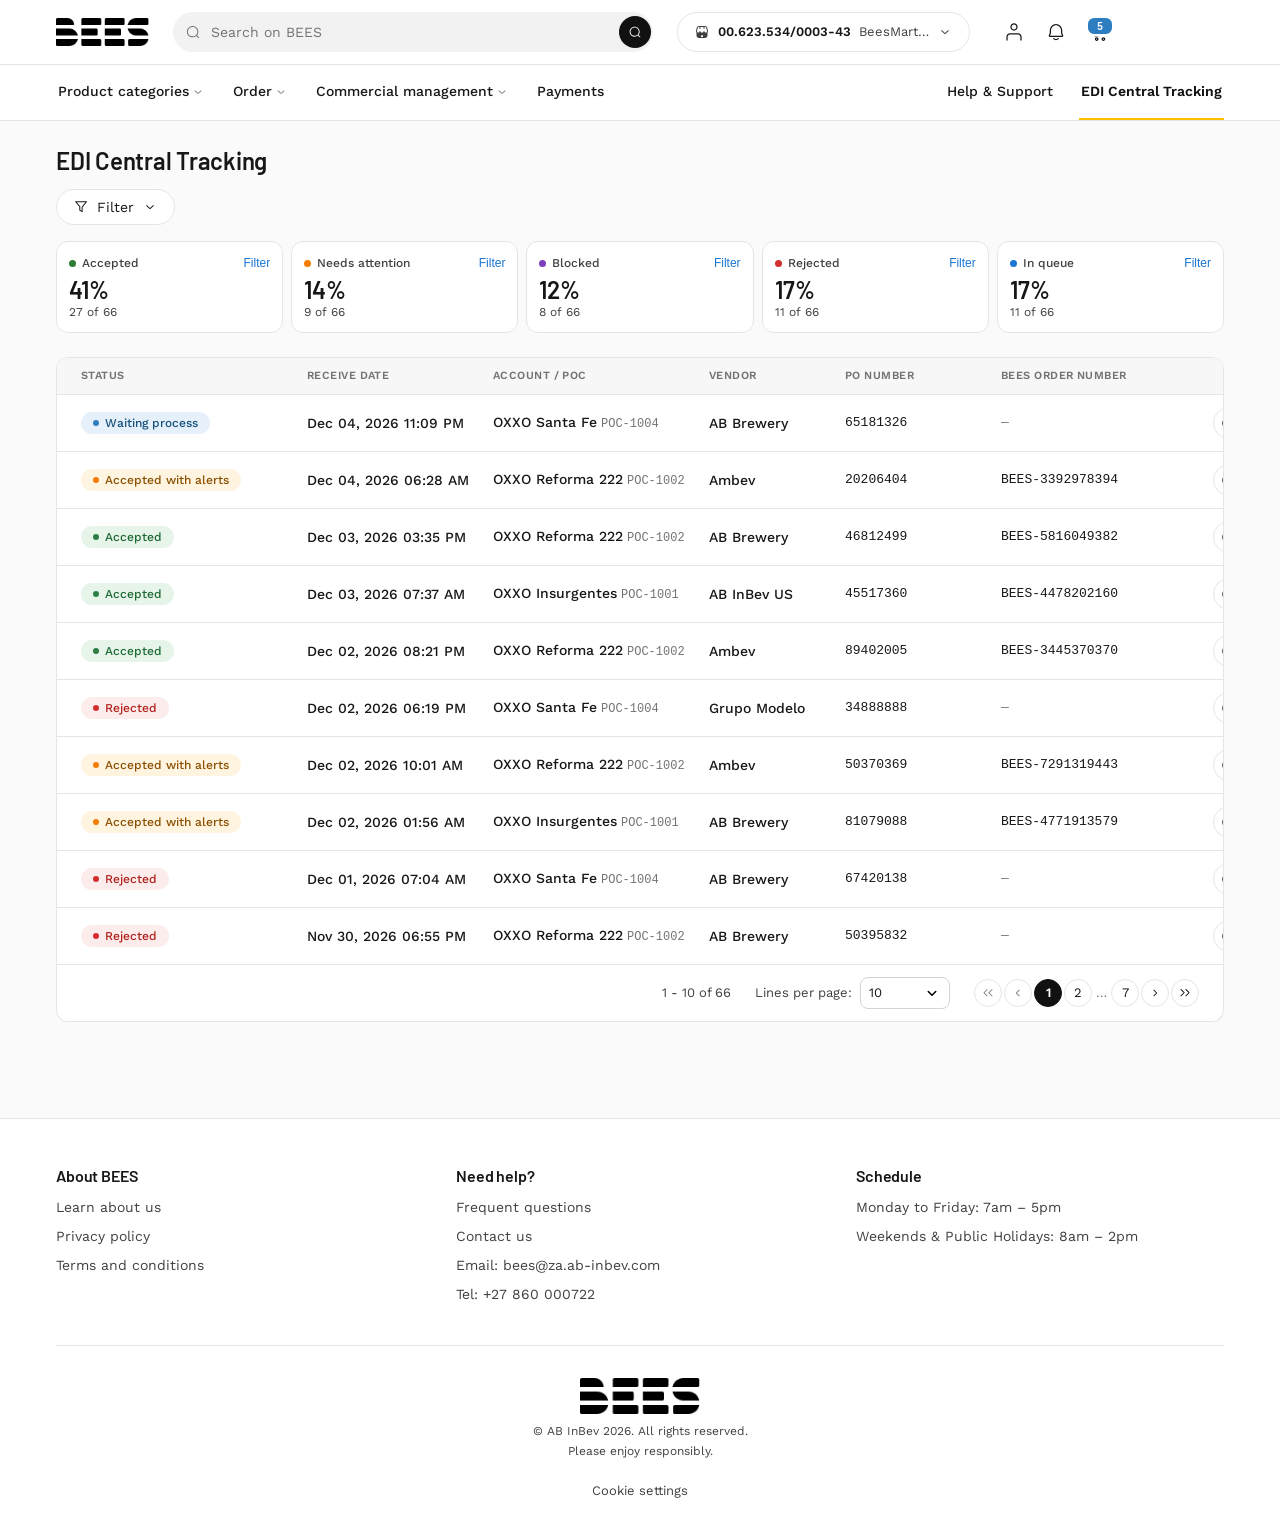
<file: index.html>
<!doctype html>
<html lang="en">
<head>
  <meta charset="utf-8" />
  <meta http-equiv="refresh" content="0; url=prototypes/edi-central-tracker/" />
  <title>EDI Central Tracking — redirecting…</title>
  <style>
    body { font-family: system-ui, sans-serif; display: flex; align-items: center; justify-content: center; min-height: 100vh; margin: 0; background: #FAFAFA; color: #333; }
    a { color: #111; font-weight: 600; }
  </style>
</head>
<body>
  <p>Redirecting to <a href="prototypes/edi-central-tracker/">EDI Central Tracking prototype</a>…</p>
  <script>location.replace('prototypes/edi-central-tracker/');</script>
</body>
</html>
</file>
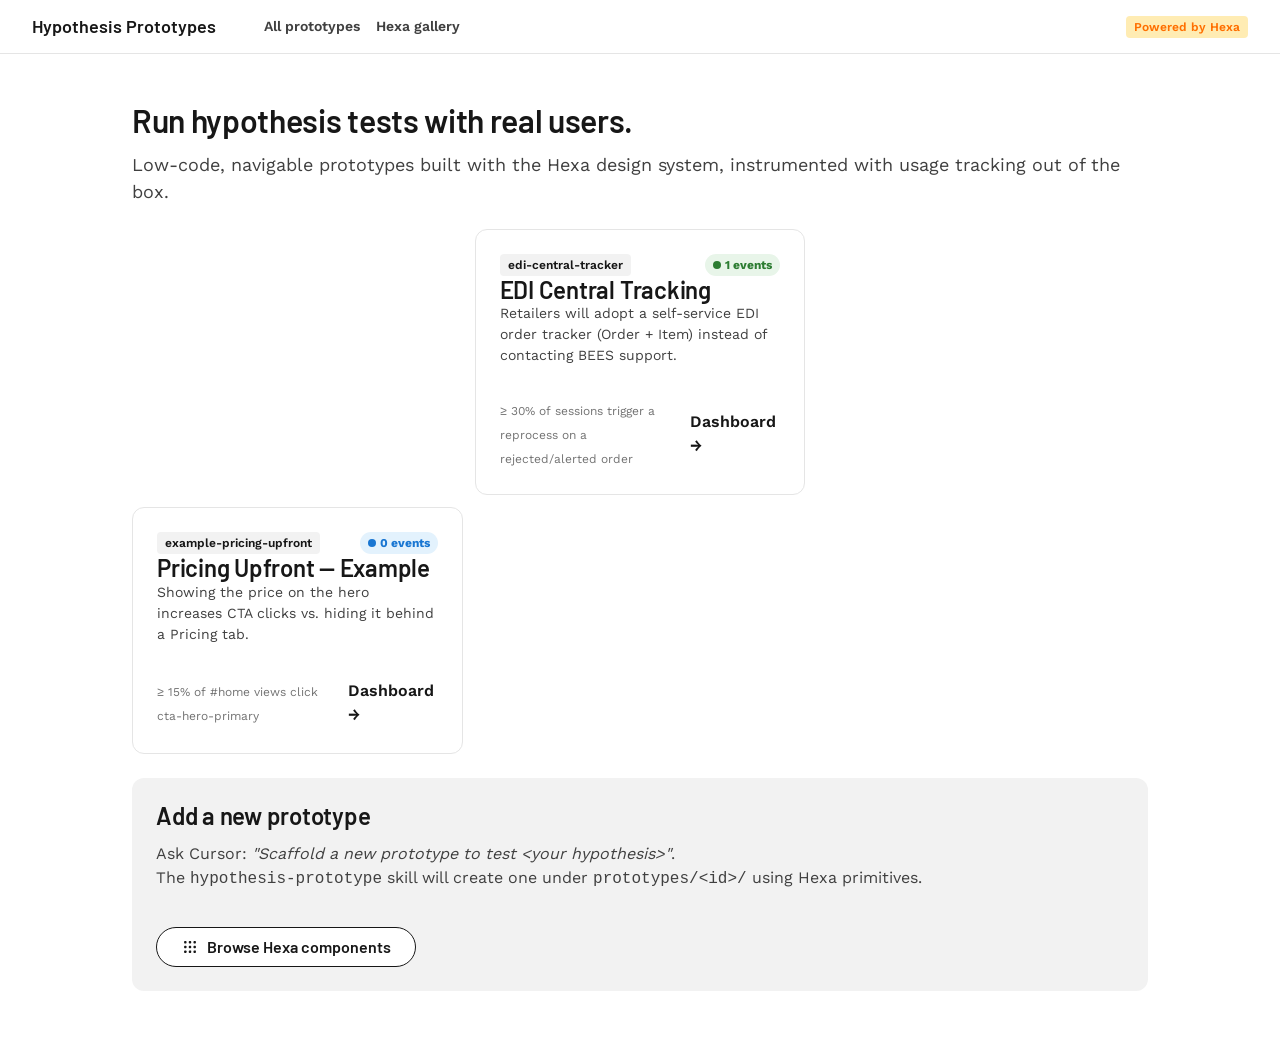
<file: prototypes/index.html>
<!doctype html>
<html lang="en">
<head>
  <meta charset="utf-8" />
  <meta name="viewport" content="width=device-width,initial-scale=1" />
  <title>Hypothesis Prototypes</title>
  <link rel="stylesheet" href="_shared/hexa-tokens.css" />
  <link rel="stylesheet" href="_shared/hexa-components.css" />
  <script src="_shared/hexa.js" defer></script>
  <style>
    .proto-list { display: grid; grid-template-columns: repeat(auto-fill, minmax(320px, 1fr)); gap: var(--hexa-space-md); }
    .proto-list a { text-decoration: none; color: inherit; }
    .proto-meta { display: flex; justify-content: space-between; align-items: center; gap: var(--hexa-space-sm); }
    .proto-empty { padding: var(--hexa-space-xl); text-align: center; color: var(--hexa-fg-neutral-tertiary); }
  </style>
</head>
<body>
  <header class="hexa-topbar">
    <a class="hexa-brand" href="./">Hypothesis Prototypes</a>
    <nav>
      <a href="./">All prototypes</a>
      <a href="_shared/gallery.html">Hexa gallery</a>
    </nav>
    <div class="hexa-topbar-actions">
      <span class="hexa-tag hexa-tag--brand">Powered by Hexa</span>
    </div>
  </header>

  <main class="hexa-screen">
    <h1 class="mb-md">Run hypothesis tests with real users.</h1>
    <p class="text-body-lg text-fg-neutral-secondary mb-xl">Low-code, navigable prototypes built with the Hexa design system, instrumented with usage tracking out of the box.</p>

    <div id="list" class="proto-list"></div>

    <div class="hexa-card mt-xl" style="background:var(--hexa-surface-secondary);border:none">
      <h3>Add a new prototype</h3>
      <p class="text-body-md text-fg-neutral-secondary">Ask Cursor: <em>"Scaffold a new prototype to test &lt;your hypothesis&gt;"</em>.<br>The <code>hypothesis-prototype</code> skill will create one under <code>prototypes/&lt;id&gt;/</code> using Hexa primitives.</p>
      <div class="flex gap-sm mt-md">
        <a class="hexa-btn hexa-btn--secondary" href="_shared/gallery.html">
          <hexa-icon name="AppGridIcon"></hexa-icon>
          Browse Hexa components
        </a>
      </div>
    </div>
  </main>

  <script>
    fetch('prototypes.json').then((r) => r.ok ? r.json() : []).then((items) => {
      const list = document.getElementById('list');
      const tracked = new Set(Object.keys(localStorage).filter((k) => k.startsWith('HT_EVENTS_')).map((k) => k.replace('HT_EVENTS_', '')));
      if (!items.length) {
        list.innerHTML = '<div class="hexa-empty proto-empty"><h3>No prototypes yet</h3><p class="text-body-sm">Create one with the <code>hypothesis-prototype</code> skill.</p></div>';
        return;
      }
      list.innerHTML = items.map((p) => {
        const events = tracked.has(p.id) ? JSON.parse(localStorage.getItem('HT_EVENTS_' + p.id) || '[]').length : 0;
        return `<a href="${p.id}/index.html"><article class="hexa-card hexa-card--clickable">
          <div class="proto-meta">
            <span class="hexa-tag">${p.id}</span>
            <span class="hexa-status-badge ${events ? 'hexa-status-badge--success' : 'hexa-status-badge--info'}">${events} events</span>
          </div>
          <h3>${p.name}</h3>
          <p class="text-body-sm text-fg-neutral-secondary">${p.hypothesis || ''}</p>
          <div class="proto-meta mt-sm">
            <span class="text-body-xs text-fg-neutral-tertiary">${p.metric || ''}</span>
            <a class="hexa-text-btn" href="_shared/dashboard.html?id=${encodeURIComponent(p.id)}" onclick="event.stopPropagation()">Dashboard →</a>
          </div>
        </article></a>`;
      }).join('');
    });
  </script>
</body>
</html>
</file>
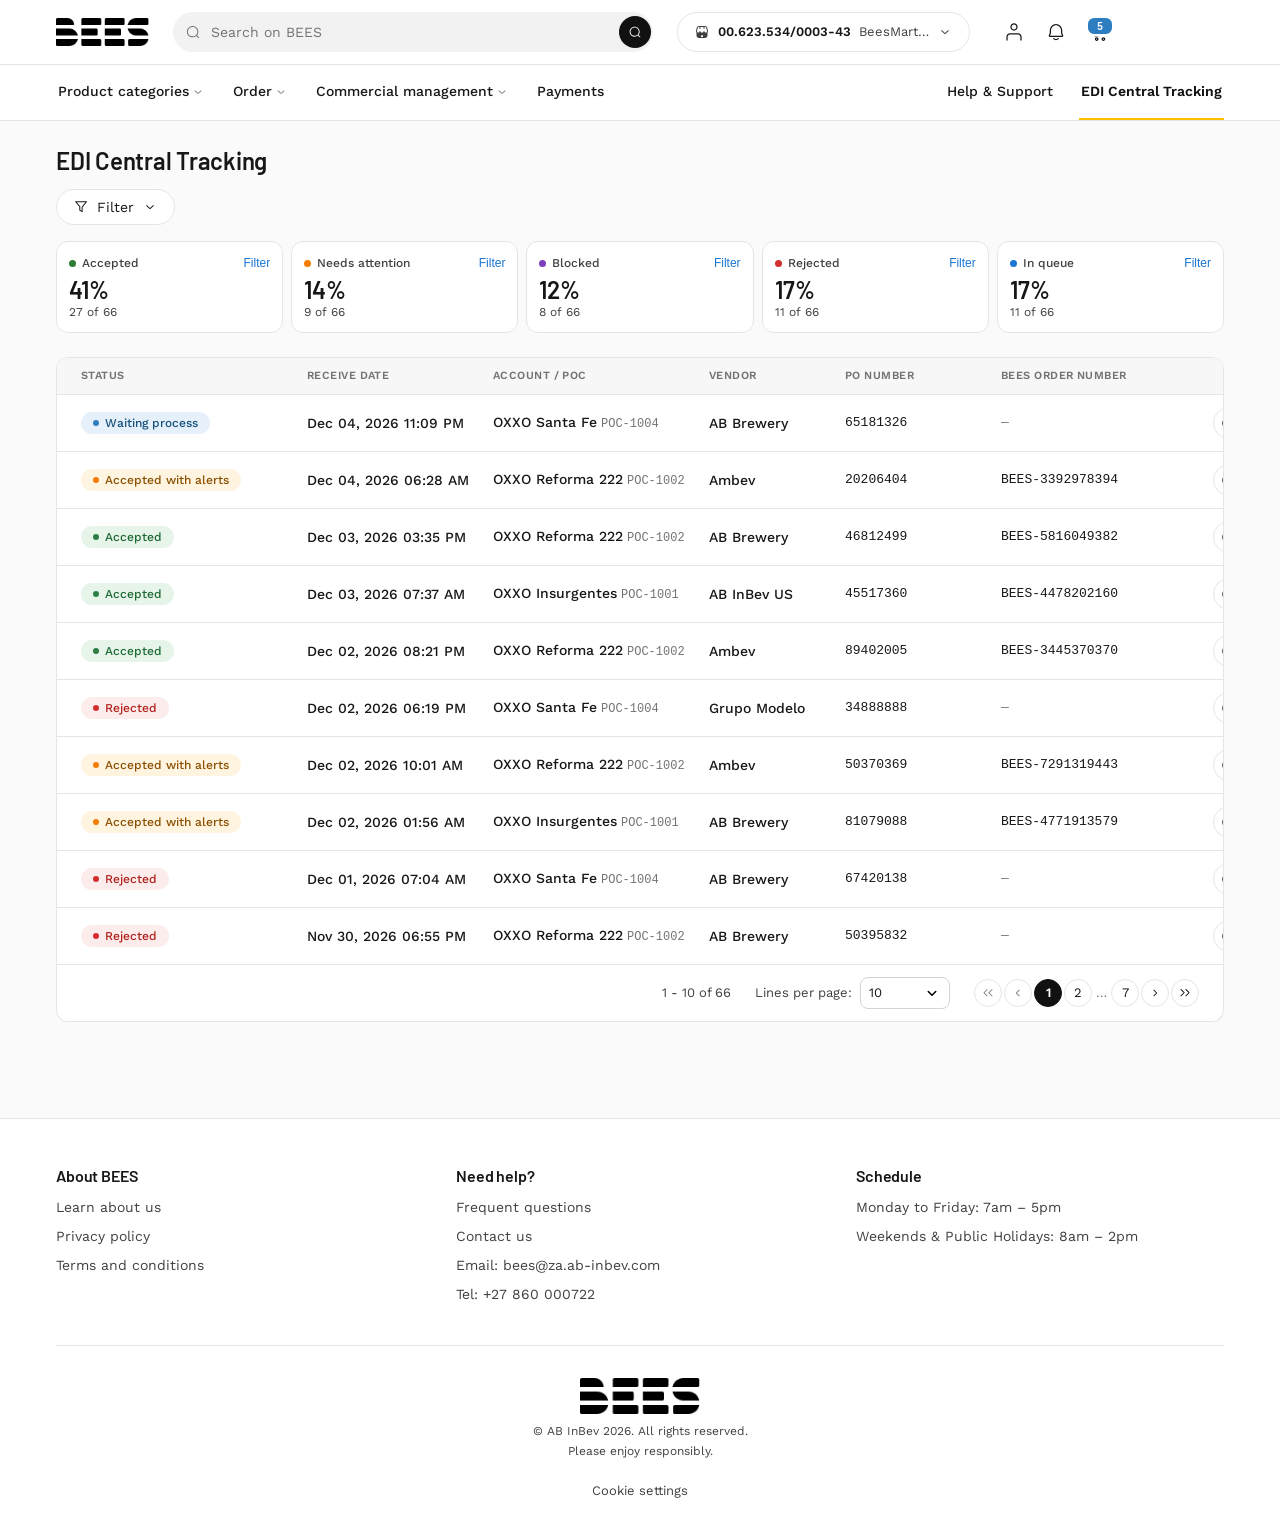
<file: prototypes/edi-central-tracker/index.html>
<!doctype html>
<html lang="en">
<head>
  <meta charset="utf-8" />
  <meta name="viewport" content="width=device-width,initial-scale=1" />
  <title>EDI Central Tracking — Prototype</title>
  <link rel="stylesheet" href="../_shared/hexa-tokens.css" />
  <link rel="stylesheet" href="../_shared/hexa-components.css" />
  <link rel="stylesheet" href="styles.css" />
  <script src="../_shared/hexa.js" defer></script>
  <script src="data.js"></script>
  <script
    src="../_shared/hypothesis-tracker.js"
    data-prototype-id="edi-central-tracker"
    data-hypothesis="Retailers will adopt a self-service EDI order tracker (Order + Item) instead of contacting BEES support."
    data-variant="A"></script>
</head>
<body>

  <!-- BEES Top bar (custom, modeled on the BEES Order history reference) -->
  <header class="bees-topbar">
    <div class="bees-topbar-row bees-topbar-row--primary">
      <a class="bees-logo" href="#orders" aria-label="BEES home" data-track="nav-logo">
        <img src="../_shared/img/bees-logo.png" alt="BEES" />
      </a>
      <div class="bees-search">
        <hexa-icon name="SearchIcon"></hexa-icon>
        <input type="search" placeholder="Search on BEES" data-track="topbar-search" aria-label="Search on BEES" />
        <button class="bees-search-go" aria-label="Search" data-track="topbar-search-submit"><hexa-icon name="SearchIcon"></hexa-icon></button>
      </div>
      <div class="bees-account">
        <hexa-icon name="StoreIcon"></hexa-icon>
        <span class="bees-account-id">00.623.534/0003-43</span>
        <span class="bees-account-name">BeesMart…</span>
        <hexa-icon name="ChevronDownIcon"></hexa-icon>
      </div>
      <div class="bees-topbar-actions">
        <button class="bees-icon-btn" aria-label="Account" data-track="topbar-account"><hexa-icon name="UserIcon"></hexa-icon></button>
        <button class="bees-icon-btn" aria-label="Notifications" data-track="topbar-notifications" style="position:relative">
          <hexa-icon name="BellIcon"></hexa-icon>
        </button>
        <button class="bees-icon-btn" aria-label="Cart" data-track="topbar-cart" style="position:relative">
          <hexa-icon name="CartIcon"></hexa-icon>
          <span class="bees-icon-badge">5</span>
        </button>
      </div>
    </div>
    <nav class="bees-topbar-row bees-topbar-row--secondary" aria-label="Primary">
      <div class="bees-nav-left">
        <a href="#" data-track="nav-categories" class="bees-nav-link">Product categories <hexa-icon name="ChevronDownIcon"></hexa-icon></a>
        <a href="#" data-track="nav-order"      class="bees-nav-link">Order <hexa-icon name="ChevronDownIcon"></hexa-icon></a>
        <a href="#" data-track="nav-commercial" class="bees-nav-link">Commercial management <hexa-icon name="ChevronDownIcon"></hexa-icon></a>
        <a href="#" data-track="nav-payments"   class="bees-nav-link">Payments</a>
      </div>
      <div class="bees-nav-right">
        <a href="#" data-track="nav-help"    class="bees-nav-link">Help &amp; Support</a>
        <a href="#orders" data-track="nav-orders" class="bees-nav-link bees-nav-link--active">EDI Central Tracking</a>
      </div>
    </nav>
  </header>

  <main class="app-shell">

    <!-- ORDERS SCREEN ============================================ -->
    <section id="orders" data-screen>
      <h1 class="page-title">EDI Central Tracking</h1>

      <!-- Filter (collapsed by default) -->
      <div class="filter-block">
        <button type="button" class="filter-toggle" id="filterToggle" data-track="cta-toggle-filters" onclick="toggleFilterPanel()" aria-expanded="false">
          <hexa-icon name="FilterIcon"></hexa-icon>
          Filter
          <hexa-icon name="ChevronDownIcon" class="caret"></hexa-icon>
        </button>

        <form class="filters" id="filterForm" autocomplete="off" onsubmit="event.preventDefault();applyFilters()" hidden>
          <div class="hexa-field">
            <span class="hexa-label">Vendor</span>
            <div class="dropdown" id="vendorDropdown">
              <button type="button" class="dropdown-trigger" data-track="filter-open-vendor" onclick="toggleDropdown('vendorDropdown')">
                <span id="vendorLabel" class="placeholder">All vendors</span>
                <hexa-icon name="ChevronDownIcon"></hexa-icon>
              </button>
              <div class="dropdown-panel" id="vendorPanel"></div>
            </div>
          </div>
          <div class="hexa-field">
            <span class="hexa-label">Account / POC</span>
            <div class="dropdown" id="pocDropdown">
              <button type="button" class="dropdown-trigger" data-track="filter-open-poc" onclick="toggleDropdown('pocDropdown')">
                <span id="pocLabel" class="placeholder">My POCs (4)</span>
                <hexa-icon name="ChevronDownIcon"></hexa-icon>
              </button>
              <div class="dropdown-panel" id="pocPanel"></div>
            </div>
          </div>
          <div class="hexa-field">
            <span class="hexa-label">Purchase order number</span>
            <span class="hexa-input-wrap">
              <hexa-icon name="SearchIcon"></hexa-icon>
              <input class="hexa-input" id="poInput" placeholder="e.g. 12345678" inputmode="numeric" />
            </span>
          </div>
          <div class="hexa-field">
            <span class="hexa-label">Period (max 30 days)</span>
            <div class="period-row">
              <span class="hexa-input-wrap"><input class="hexa-input" id="dateFrom" type="date" /></span>
              <span class="text-fg-neutral-tertiary">→</span>
              <span class="hexa-input-wrap"><input class="hexa-input" id="dateTo" type="date" /></span>
            </div>
          </div>
          <div class="hexa-field">
            <span class="hexa-label">Status</span>
            <div class="dropdown" id="statusDropdown">
              <button type="button" class="dropdown-trigger" data-track="filter-open-status" onclick="toggleDropdown('statusDropdown')">
                <span id="statusLabel" class="placeholder">All statuses</span>
                <hexa-icon name="ChevronDownIcon"></hexa-icon>
              </button>
              <div class="dropdown-panel" id="statusPanel"></div>
            </div>
          </div>
          <div class="filter-actions">
            <div class="left">
              <button type="submit" id="applyBtn" class="hexa-btn hexa-btn--primary" data-track="cta-apply-filters">
                <hexa-icon name="FilterIcon"></hexa-icon>
                Apply filters
              </button>
              <button type="button" class="hexa-btn hexa-btn--tertiary" data-track="cta-clear-filters" onclick="clearFilters()">Clear all</button>
            </div>
            <div class="text-body-xs text-fg-neutral-tertiary" id="periodHint"></div>
          </div>
        </form>
      </div>

      <!-- Overview KPI cards -->
      <div class="summary-cards" id="summaryCards" role="region" aria-label="Order summary"></div>

      <!-- Active filter chips -->
      <div class="result-bar" id="resultBar" hidden>
        <div class="chip-row" id="activeFilters"></div>
      </div>

      <!-- List + pagination -->
      <div id="tableWrap"></div>

      <!-- Empty state -->
      <template id="emptyTpl">
        <div class="hexa-empty">
          <hexa-illustration name="NoSearchResults"></hexa-illustration>
          <h3>No orders match your filters</h3>
          <p>Try widening the period or clearing some filters.</p>
          <button class="hexa-btn hexa-btn--secondary" data-track="cta-empty-clear" onclick="clearFilters()">Clear all filters</button>
        </div>
      </template>
    </section>

    <!-- ITEM-LEVEL SCREEN ====================================== -->
    <!-- Reached by clicking an order row. Hash format: #order/<id>.
         Layout mirrors the BEES "Order details" pattern:
           1. A dark band sitting flush under the topbar, with breadcrumb
              on top and the page title + primary action below.
           2. Light content area below the band with order facts and lines. -->
    <section id="orderItems" data-screen hidden>
      <div class="order-details-band">
        <div class="order-details-band-inner">
          <nav class="order-details-breadcrumb" aria-label="Breadcrumb">
            <a href="#orders" class="crumb crumb--icon" data-track="item-breadcrumb-home" aria-label="Home">
              <hexa-icon name="HomeIcon"></hexa-icon>
            </a>
            <hexa-icon name="ChevronRightIcon" class="crumb-sep"></hexa-icon>
            <a href="#orders" class="crumb" data-track="item-breadcrumb-orders">EDI Central Tracking</a>
            <hexa-icon name="ChevronRightIcon" class="crumb-sep"></hexa-icon>
            <span class="crumb crumb--current" aria-current="page">Order details</span>
          </nav>
          <div class="order-details-band-row">
            <h1 class="order-details-title">Order details</h1>
            <div class="order-details-band-actions">
              <button type="button" class="band-btn band-btn--ghost" data-track="item-open-summary" onclick="openDrawer(view.itemPageOrderId)">
                <hexa-icon name="InfoIcon"></hexa-icon>
                View summary
              </button>
            </div>
          </div>
        </div>
      </div>

      <div class="order-details-body">
        <div class="order-details-card">
          <div class="order-details-summary" id="itemPageSummary"></div>
        </div>

        <div class="item-summary-cards" id="itemSummaryCards"></div>

        <div id="itemListWrap"></div>
      </div>
    </section>

  </main>

  <!-- BEES Footer -->
  <footer class="bees-footer">
    <div class="bees-footer-cols">
      <div>
        <h4>About BEES</h4>
        <a href="#" data-track="footer-learn">Learn about us</a>
        <a href="#" data-track="footer-privacy">Privacy policy</a>
        <a href="#" data-track="footer-terms">Terms and conditions</a>
      </div>
      <div>
        <h4>Need help?</h4>
        <a href="#" data-track="footer-faq">Frequent questions</a>
        <a href="#" data-track="footer-contact">Contact us</a>
        <span class="bees-footer-static">Email: bees@za.ab-inbev.com</span>
        <span class="bees-footer-static">Tel: +27 860 000722</span>
      </div>
      <div>
        <h4>Schedule</h4>
        <span class="bees-footer-static">Monday to Friday: 7am – 5pm</span>
        <span class="bees-footer-static">Weekends &amp; Public Holidays: 8am – 2pm</span>
      </div>
    </div>
    <div class="bees-footer-brand">
      <img class="bees-footer-logo" src="../_shared/img/bees-logo.png" alt="BEES" />
      <p class="bees-footer-copy">© AB InBev 2026. All rights reserved.<br/>Please enjoy responsibly.</p>
      <a href="#" class="bees-footer-cookie" data-track="footer-cookies">Cookie settings</a>
    </div>
  </footer>

  <!-- ORDER DETAIL DRAWER (non-modal side panel) -->
  <div id="drawerScrim" class="drawer-scrim" hidden onclick="closeDrawer()"></div>
  <aside id="orderDrawer" class="order-drawer" role="dialog" aria-modal="false" aria-labelledby="drawerTitle" hidden>
    <header>
      <div>
        <div class="text-body-xs text-fg-neutral-tertiary" style="text-transform:uppercase;letter-spacing:.05em">Order detail</div>
        <h3 id="drawerTitle" style="margin:4px 0 0">—</h3>
      </div>
      <button class="hexa-icon-btn" data-track="drawer-close" onclick="closeDrawer()" aria-label="Close">
        <hexa-icon name="CloseIcon"></hexa-icon>
      </button>
    </header>
    <div class="body" id="drawerBody"></div>
    <footer>
      <button class="hexa-btn hexa-btn--secondary" data-track="drawer-cancel" onclick="closeDrawer()">Close</button>
    </footer>
  </aside>

  <script>
  // ============================================================
  // STATE
  // ============================================================
  const D = window.EDI_DATA;
  // Two layers of state:
  //   draft   = what the user is composing in the filter UI (dropdown checkboxes)
  //   applied = what the table is filtered by (only updated on Apply)
  // Live filters (PO# input + Period range) update applied directly so users
  // see results as they type / pick dates — that matches their mental model.
  const defaultPocs = () => new Set(D.POCS.filter(p => p.user).map(p => p.id));
  const draft = {
    vendors: new Set(),
    pocs: defaultPocs(),
    statuses: new Set(),
  };
  const applied = {
    vendors: new Set(),
    pocs: defaultPocs(),
    poQuery: '',
    dateFrom: null,
    dateTo: null,
    statuses: new Set(),
  };
  const view = {
    openOrderId: null,         // order shown in the side drawer (summary)
    itemPageOrderId: null,     // order shown in the Item-level full page
    page: 1,
    pageSize: 10,
    selected: new Set(),       // reserved — no bulk actions in retailer view
  };

  // ============================================================
  // INIT
  // ============================================================
  function fmtDate(iso) {
    const d = new Date(iso);
    return d.toLocaleDateString(undefined, { day: '2-digit', month: 'short', year: 'numeric' }) + ' ' + d.toLocaleTimeString(undefined, { hour: '2-digit', minute: '2-digit' });
  }
  function fmtDateOnly(iso) {
    return new Date(iso).toLocaleDateString(undefined, { day: '2-digit', month: 'short' });
  }
  function fmtMoney(n) { return '$' + n.toLocaleString(undefined, { minimumFractionDigits: 2, maximumFractionDigits: 2 }); }
  function isoDay(d) { return d.toISOString().slice(0, 10); }

  // Default period: last 30 days
  (function initPeriod() {
    const today = new Date();
    const from = new Date(today.getTime() - 29 * 86400000);
    document.getElementById('dateTo').value = isoDay(today);
    document.getElementById('dateFrom').value = isoDay(from);
    document.getElementById('dateTo').max = isoDay(today);
    document.getElementById('dateFrom').max = isoDay(today);
    applied.dateFrom = isoDay(from);
    applied.dateTo = isoDay(today);
    document.getElementById('periodHint').textContent = 'Maximum interval: 30 days · default: last 30 days';
  })();

  // Build dropdown panels — checkboxes mutate DRAFT only.
  function renderVendorPanel() {
    const panel = document.getElementById('vendorPanel');
    panel.innerHTML = D.VENDORS.map(v => `
      <label class="opt"><input type="checkbox" value="${v.code}" ${draft.vendors.has(v.code) ? 'checked' : ''} onchange="toggleDraft('vendors', this.value, this.checked)"/> ${v.name}</label>
    `).join('');
  }
  function renderPocPanel(query) {
    const panel = document.getElementById('pocPanel');
    const q = (query || '').toLowerCase();
    const list = D.POCS.filter(p => !q || p.name.toLowerCase().includes(q) || p.id.toLowerCase().includes(q) || p.city.toLowerCase().includes(q));
    panel.innerHTML = `
      <div class="search">
        <span class="hexa-input-wrap">
          <hexa-icon name="SearchIcon"></hexa-icon>
          <input class="hexa-input" placeholder="Search POC name, id, city…" oninput="renderPocPanel(this.value)" value="${query || ''}" />
        </span>
      </div>
      ${list.map(p => `
        <label class="opt">
          <input type="checkbox" value="${p.id}" ${draft.pocs.has(p.id) ? 'checked' : ''} onchange="toggleDraft('pocs', this.value, this.checked)"/>
          <span style="flex:1">${p.name}${p.user ? ' <span class=\"hexa-tag hexa-tag--brand\" style=\"margin-left:6px\">Yours</span>' : ''}</span>
          <span class="text-body-xs text-fg-neutral-tertiary">${p.id} · ${p.city}</span>
        </label>
      `).join('') || '<div class="text-body-sm text-fg-neutral-tertiary p-sm">No POC matches.</div>'}
    `;
  }
  function renderStatusPanel() {
    const panel = document.getElementById('statusPanel');
    panel.innerHTML = D.STATUSES.map(s => `
      <label class="opt"><input type="checkbox" value="${s.id}" ${draft.statuses.has(s.id) ? 'checked' : ''} onchange="toggleDraft('statuses', this.value, this.checked)"/>
        <span class="hexa-status-badge hexa-status-badge--${s.tone}">${s.label}</span>
      </label>
    `).join('');
  }
  renderVendorPanel();
  renderPocPanel('');
  renderStatusPanel();

  function toggleDraft(key, value, on) {
    if (on) draft[key].add(value); else draft[key].delete(value);
    syncDropdownLabels();
    markDirty();
    HT.track('filter_drafted', { filter: key, on });
  }

  function setsEqual(a, b) {
    if (a.size !== b.size) return false;
    for (const x of a) if (!b.has(x)) return false;
    return true;
  }
  function isDirty() {
    return !setsEqual(draft.vendors, applied.vendors)
        || !setsEqual(draft.pocs, applied.pocs)
        || !setsEqual(draft.statuses, applied.statuses);
  }
  function markDirty() {
    document.getElementById('applyBtn').classList.toggle('is-dirty', isDirty());
  }

  function syncDropdownLabels() {
    const vCount = draft.vendors.size;
    document.getElementById('vendorLabel').className = vCount ? '' : 'placeholder';
    document.getElementById('vendorLabel').textContent = vCount ? (vCount + ' vendor' + (vCount > 1 ? 's' : '')) : 'All vendors';

    const pCount = draft.pocs.size;
    document.getElementById('pocLabel').className = pCount ? '' : 'placeholder';
    document.getElementById('pocLabel').textContent = pCount ? (pCount + ' POC' + (pCount > 1 ? 's' : '')) : 'All POCs';

    const sCount = draft.statuses.size;
    document.getElementById('statusLabel').className = sCount ? '' : 'placeholder';
    document.getElementById('statusLabel').textContent = sCount ? (sCount + ' status' + (sCount > 1 ? 'es' : '')) : 'All statuses';
  }
  syncDropdownLabels();

  // Outside-click closes dropdowns. Panels are position:fixed and rendered as
  // children of the .dropdown wrapper, so contains() still resolves correctly.
  document.addEventListener('click', (e) => {
    document.querySelectorAll('.dropdown.is-open').forEach((dd) => {
      if (!dd.contains(e.target)) dd.classList.remove('is-open');
    });
  });
  function toggleDropdown(id) {
    const dd = document.getElementById(id);
    const isOpen = dd.classList.contains('is-open');
    document.querySelectorAll('.dropdown.is-open').forEach((d) => d.classList.remove('is-open'));
    if (!isOpen) {
      dd.classList.add('is-open');
      positionDropdownPanel(dd);
    }
    event.stopPropagation();
  }
  // Position a fixed-positioned panel relative to its trigger button so it
  // floats above sibling form cells regardless of grid stacking contexts.
  function positionDropdownPanel(dd) {
    const trigger = dd.querySelector('.dropdown-trigger');
    const panel = dd.querySelector('.dropdown-panel');
    if (!trigger || !panel) return;
    const r = trigger.getBoundingClientRect();
    const panelWidth = Math.max(r.width, 240);
    panel.style.minWidth = panelWidth + 'px';
    panel.style.top = (r.bottom + 4) + 'px';
    // Right-align if the panel would overflow the viewport
    const wouldOverflow = (r.left + panelWidth) > (window.innerWidth - 16);
    panel.style.left = wouldOverflow ? (r.right - panelWidth) + 'px' : r.left + 'px';
  }
  // Reposition on scroll/resize so the panel stays glued to its trigger.
  ['scroll', 'resize'].forEach(ev => window.addEventListener(ev, () => {
    document.querySelectorAll('.dropdown.is-open').forEach(positionDropdownPanel);
  }, true));

  // Period & PO# update APPLIED state directly (live filtering — they feel like search inputs).
  function enforcePeriodCap() {
    const fromEl = document.getElementById('dateFrom');
    const toEl = document.getElementById('dateTo');
    if (!fromEl.value || !toEl.value) return;
    const from = new Date(fromEl.value);
    const to = new Date(toEl.value);
    const diffDays = Math.round((to - from) / 86400000);
    if (diffDays < 0) { toEl.value = fromEl.value; }
    if (diffDays > 30) {
      const capped = new Date(from.getTime() + 30 * 86400000);
      toEl.value = isoDay(capped);
      flashHint('Period capped at 30 days.');
    }
    applied.dateFrom = fromEl.value;
    applied.dateTo = toEl.value;
    HT.track('period_set', { days: Math.round((new Date(applied.dateTo) - new Date(applied.dateFrom)) / 86400000) + 1 });
  }
  function flashHint(msg) {
    const el = document.getElementById('periodHint');
    const original = el.textContent;
    el.textContent = msg;
    el.style.color = 'var(--hexa-status-warning)';
    setTimeout(() => { el.textContent = original; el.style.color = ''; }, 2400);
  }
  document.getElementById('dateFrom').addEventListener('change', () => { enforcePeriodCap(); view.page = 1; renderTable(); });
  document.getElementById('dateTo').addEventListener('change', () => { enforcePeriodCap(); view.page = 1; renderTable(); });

  document.getElementById('poInput').addEventListener('input', (e) => {
    applied.poQuery = e.target.value.trim();
    view.page = 1;
    renderTable();
    if (applied.poQuery) HT.track('filter_applied', { filter: 'po_number', length: applied.poQuery.length });
  });

  // Apply button: copy DRAFT -> APPLIED for vendor/poc/status, then re-render.
  function applyFilters() {
    applied.vendors = new Set(draft.vendors);
    applied.pocs = new Set(draft.pocs);
    applied.statuses = new Set(draft.statuses);
    view.page = 1;
    markDirty();
    HT.track('filters_applied_explicit', {
      vendor_count: applied.vendors.size,
      poc_count: applied.pocs.size,
      status_count: applied.statuses.size,
      has_po: !!applied.poQuery,
      days: Math.round((new Date(applied.dateTo) - new Date(applied.dateFrom)) / 86400000) + 1,
    });
    renderTable();
  }

  function clearFilters() {
    draft.vendors.clear();
    draft.pocs = defaultPocs();
    draft.statuses.clear();
    applied.vendors.clear();
    applied.pocs = defaultPocs();
    applied.statuses.clear();
    applied.poQuery = '';
    document.getElementById('poInput').value = '';
    // reset period to last 30 days
    const today = new Date();
    document.getElementById('dateTo').value = isoDay(today);
    document.getElementById('dateFrom').value = isoDay(new Date(today.getTime() - 29 * 86400000));
    applied.dateFrom = document.getElementById('dateFrom').value;
    applied.dateTo = document.getElementById('dateTo').value;
    renderVendorPanel(); renderPocPanel(''); renderStatusPanel();
    syncDropdownLabels();
    markDirty();
    view.page = 1;
    renderTable();
    HT.track('filters_cleared');
  }

  // ============================================================
  // TABLE
  // ============================================================
  function filteredOrders(opts = {}) {
    const fromTs = applied.dateFrom ? new Date(applied.dateFrom).getTime() : 0;
    const toTs = applied.dateTo ? new Date(applied.dateTo).getTime() + 86400000 - 1 : Infinity;
    return D.orders.filter((o) => {
      if (applied.vendors.size && !applied.vendors.has(o.vendorCode)) return false;
      if (applied.pocs.size && !applied.pocs.has(o.pocId)) return false;
      if (!opts.ignoreStatus && applied.statuses.size && !applied.statuses.has(o.statusId)) return false;
      if (applied.poQuery && !o.poNumber.includes(applied.poQuery)) return false;
      const t = new Date(o.receivedAt).getTime();
      if (t < fromTs || t > toTs) return false;
      return true;
    });
  }

  // Removing an active chip removes it from BOTH draft + applied so it disappears
  // immediately (matches user expectation when clicking the X on a chip).
  function removeAppliedFilter(key, value) {
    applied[key].delete(value);
    draft[key].delete(value);
    view.page = 1;
    syncDropdownLabels();
    markDirty();
    if (key === 'vendors') renderVendorPanel();
    if (key === 'pocs')    renderPocPanel('');
    if (key === 'statuses') renderStatusPanel();
    renderTable();
    HT.track('filter_chip_removed', { filter: key });
  }
  function clearPoQuery() {
    document.getElementById('poInput').value = '';
    applied.poQuery = '';
    view.page = 1;
    renderTable();
    HT.track('filter_chip_removed', { filter: 'po_number' });
  }

  function renderActiveFilterChips() {
    const root = document.getElementById('activeFilters');
    const chips = [];
    applied.vendors.forEach((v) => {
      const name = D.VENDORS.find(x => x.code === v)?.name || v;
      chips.push(`<button class="hexa-chip" onclick="removeAppliedFilter('vendors','${v}')"><hexa-icon name="CloseIcon"></hexa-icon> ${name}</button>`);
    });
    applied.statuses.forEach((s) => {
      const st = D.STATUSES.find(x => x.id === s);
      chips.push(`<button class="hexa-chip" onclick="removeAppliedFilter('statuses','${s}')"><hexa-icon name="CloseIcon"></hexa-icon> ${st.label}</button>`);
    });
    if (applied.poQuery) {
      chips.push(`<button class="hexa-chip" onclick="clearPoQuery()"><hexa-icon name="CloseIcon"></hexa-icon> PO: ${applied.poQuery}</button>`);
    }
    // POC chip if non-default
    const dPocs = [...defaultPocs()];
    const pocsArr = [...applied.pocs];
    const isDefaultSel = pocsArr.length === dPocs.length && pocsArr.every(p => dPocs.includes(p));
    if (!isDefaultSel && applied.pocs.size) {
      chips.push(`<span class="hexa-chip" style="cursor:default">${applied.pocs.size} POC${applied.pocs.size > 1 ? 's' : ''} selected</span>`);
    }
    root.innerHTML = chips.join('');
  }

  // ============================================================
  // FILTER TOGGLE (collapsed by default, like the reference)
  // ============================================================
  function toggleFilterPanel() {
    const form = document.getElementById('filterForm');
    const btn = document.getElementById('filterToggle');
    const open = form.hidden;
    form.hidden = !open;
    btn.setAttribute('aria-expanded', String(open));
    HT.track('filter_panel_toggled', { open });
  }

  function statusPill(o) {
    const map = { success: 'is-success', warning: 'is-warning', error: 'is-error', info: 'is-info', blocked: 'is-blocked' };
    return `<span class="status-pill ${map[o.statusTone] || 'is-neutral'}">${o.statusLabel}</span>`;
  }

  // ============================================================
  // SUMMARY KPI CARDS — match reference layout: label + filter link
  // top-row, big % + "X of Y" subtext below
  // ============================================================
  function renderSummary() {
    const orders = filteredOrders({ ignoreStatus: true });
    const total = orders.length || 1;
    const counts = { ACCEPTED: 0, ALERTS: 0, BLOCKED: 0, REJECTED: 0, PENDING: 0 };
    for (const o of orders) {
      if (o.statusId === 'ACCEPTED') counts.ACCEPTED++;
      else if (o.statusId === 'ALERTS') counts.ALERTS++;
      else if (o.statusId === 'BLOCKED') counts.BLOCKED++;
      else if (o.statusId === 'REJECTED') counts.REJECTED++;
      else counts.PENDING++;
    }
    // 5 cards: success / alerts / blocked (on hold) / rejected / queue.
    // Blocked sits between Alerts and Rejected because it's the most urgent
    // actionable bucket — if not resolved within SLA it auto-rejects.
    const cards = [
      { id: 'ACCEPTED', label: 'Accepted',             tone: 'success', count: counts.ACCEPTED, filterIds: ['ACCEPTED'] },
      { id: 'ALERTS',   label: 'Needs attention',      tone: 'warning', count: counts.ALERTS,   filterIds: ['ALERTS'] },
      { id: 'BLOCKED',  label: 'Blocked',              tone: 'blocked', count: counts.BLOCKED,  filterIds: ['BLOCKED'] },
      { id: 'REJECTED', label: 'Rejected',             tone: 'error',   count: counts.REJECTED, filterIds: ['REJECTED'] },
      { id: 'PENDING',  label: 'In queue',             tone: 'info',    count: counts.PENDING,  filterIds: ['WAITING','PROCESSING'] },
    ];
    document.getElementById('summaryCards').innerHTML = cards.map((c) => {
      const isActive = c.filterIds.length === applied.statuses.size && c.filterIds.every(s => applied.statuses.has(s));
      const pct = orders.length ? Math.round((c.count / orders.length) * 100) : 0;
      return `
        <div class="summary-card ${isActive ? 'is-active' : ''}" title="${c.label} — ${c.count.toLocaleString()} of ${orders.length.toLocaleString()}">
          <div class="header-row">
            <span class="label">
              <span class="dot dot-${c.tone}"></span>
              <span class="label-text">${c.label}</span>
            </span>
            <button type="button" class="filter-link ${isActive ? 'is-active' : ''}"
              data-track="summary-card-${c.id.toLowerCase()}"
              onclick="toggleSummaryFilter(${JSON.stringify(c.filterIds).replace(/"/g, '&quot;')}, '${c.id}')">
              ${isActive ? 'Clear' : 'Filter'}
            </button>
          </div>
          <div class="value-row">
            <span class="pct">${pct}%</span>
            <span class="of">${c.count.toLocaleString()} of ${orders.length.toLocaleString()}</span>
          </div>
        </div>
      `;
    }).join('');
  }

  function toggleSummaryFilter(statusIds, summaryId) {
    const sameSet = statusIds.length === applied.statuses.size && statusIds.every(s => applied.statuses.has(s));
    applied.statuses = new Set(sameSet ? [] : statusIds);
    draft.statuses = new Set(applied.statuses);
    renderStatusPanel();
    syncDropdownLabels();
    markDirty();
    view.page = 1;
    HT.track('summary_card_clicked', { card: summaryId, on: !sameSet });
    renderTable();
  }

  function renderTable() {
    renderActiveFilterChips();
    renderSummary();
    const orders = filteredOrders();
    const wrap = document.getElementById('tableWrap');
    if (!orders.length) {
      wrap.innerHTML = '';
      const tpl = document.getElementById('emptyTpl');
      wrap.appendChild(tpl.content.cloneNode(true));
      return;
    }

    const total = orders.length;
    const pageSize = view.pageSize;
    const totalPages = Math.max(1, Math.ceil(total / pageSize));
    if (view.page > totalPages) view.page = totalPages;
    const start = (view.page - 1) * pageSize;
    const end = Math.min(start + pageSize, total);
    const pageOrders = orders.slice(start, end);

    // Column order is optimised for the user's scan flow:
    //   Status → Receive date → Account → Vendor → PO# → [actions]
    // Clicking the row body navigates to the Item-level page; the inline
    // Summary button covers the secondary in-place action.
    const rows = pageOrders.map((o) => {
      // Single-line data row. Each cell is one inline value — no stacked
      // labels (the table header above carries the labels). The wrapping
      // .order-table container handles horizontal scroll if the viewport
      // is narrower than the row's natural width.
      return `
        <div class="order-row"
             data-id="${o.id}"
             onclick="openItemPage('${o.id}')"
             data-track="row-open-items"
             role="button" tabindex="0"
             onkeydown="if(event.key==='Enter'||event.key===' '){event.preventDefault();openItemPage('${o.id}')}">
          <div class="cell cell-status">${statusPill(o)}</div>
          <div class="cell cell-date">${fmtDate(o.receivedAt)}</div>
          <div class="cell cell-account">
            <span class="cell-account-name">${o.pocName}</span>
            <span class="cell-account-id">${o.pocId}</span>
          </div>
          <div class="cell cell-vendor">${o.vendorName}</div>
          <div class="cell cell-po mono">${o.poNumber}</div>
          <div class="cell cell-bees mono">${o.beesOrderNumber
              ? o.beesOrderNumber
              : `<span class="muted">—</span>`}</div>
          <div class="row-actions" onclick="event.stopPropagation()">
            <button type="button" class="row-action"
                    data-track="row-summary"
                    onclick="event.stopPropagation();openDrawer('${o.id}')"
                    title="View order summary">
              <hexa-icon name="InfoIcon"></hexa-icon>
            </button>
          </div>
        </div>
      `;
    }).join('');

    // Header row sits above the data rows and shares the same grid template.
    // The wrapping .order-table provides horizontal scroll if the viewport
    // can't fit the natural row width.
    const headerRow = `
      <div class="order-row order-row--head" role="row">
        <div class="cell cell-status">Status</div>
        <div class="cell cell-date">Receive date</div>
        <div class="cell cell-account">Account / POC</div>
        <div class="cell cell-vendor">Vendor</div>
        <div class="cell cell-po">PO number</div>
        <div class="cell cell-bees">BEES order number</div>
        <div class="row-actions"></div>
      </div>
    `;

    wrap.innerHTML = `
      <div class="order-table">
        <div class="order-list">${headerRow}${rows}</div>
      </div>
      ${renderPagination(start, end, total, totalPages)}
    `;
  }

  function renderPagination(start, end, total, totalPages) {
    const cur = view.page;
    const set = new Set([1, totalPages, cur, cur - 1, cur + 1]);
    const pageNums = [...set].filter(n => n >= 1 && n <= totalPages).sort((a, b) => a - b);
    const buttons = [];
    let prev = 0;
    for (const n of pageNums) {
      if (n - prev > 1) buttons.push(`<span class="page-ellipsis">…</span>`);
      buttons.push(`<button class="page-btn ${n === cur ? 'is-current' : ''}" onclick="goToPage(${n})" data-track="pagination-page" aria-label="Page ${n}">${n}</button>`);
      prev = n;
    }
    return `
      <div class="pagination">
        <span class="meta">${(start + 1).toLocaleString()} - ${end.toLocaleString()} of ${total.toLocaleString()}</span>
        <label class="page-size">
          Lines per page:
          <select class="hexa-select" onchange="changePageSize(this.value)">
            ${[10, 25, 50, 100].map(n => `<option value="${n}" ${n === view.pageSize ? 'selected' : ''}>${n}</option>`).join('')}
          </select>
        </label>
        <div class="pages">
          <button class="page-btn" onclick="goToPage(1)"          ${cur === 1 ? 'disabled' : ''} data-track="pagination-first" aria-label="First page"><hexa-icon name="ChevronDoubleLeftIcon"></hexa-icon></button>
          <button class="page-btn" onclick="goToPage(${cur - 1})" ${cur === 1 ? 'disabled' : ''} data-track="pagination-prev"  aria-label="Previous page"><hexa-icon name="ChevronLeftIcon"></hexa-icon></button>
          ${buttons.join('')}
          <button class="page-btn" onclick="goToPage(${cur + 1})" ${cur === totalPages ? 'disabled' : ''} data-track="pagination-next" aria-label="Next page"><hexa-icon name="ChevronRightIcon"></hexa-icon></button>
          <button class="page-btn" onclick="goToPage(${totalPages})" ${cur === totalPages ? 'disabled' : ''} data-track="pagination-last" aria-label="Last page"><hexa-icon name="ChevronDoubleRightIcon"></hexa-icon></button>
        </div>
      </div>
    `;
  }

  function goToPage(n) {
    if (n < 1) return;
    view.page = n;
    HT.track('pagination_changed', { page: n });
    renderTable();
    document.querySelector('.order-list')?.scrollIntoView({ behavior: 'smooth', block: 'start' });
  }
  function changePageSize(n) {
    view.pageSize = Number(n);
    view.page = 1;
    HT.track('page_size_changed', { size: view.pageSize });
    renderTable();
  }

  renderTable();

  // ============================================================
  // DRAWER (non-modal: page stays interactive; close via X / Esc / scrim / Close)
  // ============================================================
  function openDrawer(id) {
    const o = D.orders.find(x => x.id === id);
    if (!o) return;
    view.openOrderId = id;
    HT.track('order_drawer_opened', { status: o.statusId, vendor: o.vendorCode });
    populateDrawer(o);
    document.getElementById('orderDrawer').hidden = false;
    document.getElementById('drawerScrim').hidden = false;
  }
  function closeDrawer() {
    if (!view.openOrderId) return;
    view.openOrderId = null;
    document.getElementById('orderDrawer').hidden = true;
    document.getElementById('drawerScrim').hidden = true;
    HT.track('order_drawer_closed');
  }
  function populateDrawer(o) {
    document.getElementById('drawerTitle').textContent = 'PO ' + o.poNumber;

    // Map our extended tones (blocked) onto Hexa's stock alert variants.
    const alertVariant = o.statusTone === 'success' ? 'info'
                       : o.statusTone === 'blocked' ? 'warning'
                       : o.statusTone;
    const alertIcon = o.statusTone === 'error'   ? 'AlertOctagonIcon'
                    : o.statusTone === 'blocked' ? 'BlockedIcon'
                    : o.statusTone === 'warning' ? 'AlertTriangleIcon'
                    : 'AlertIcon';
    const alertTitle = o.statusTone === 'error'   ? 'Why was this rejected?'
                     : o.statusTone === 'blocked' ? 'Why is this on hold?'
                     : 'What changed?';
    const blockedFooter = o.statusTone === 'blocked'
      ? `<div class="text-body-xs text-fg-neutral-secondary" style="margin-top:8px">If not resolved within the SLA, this order will auto-transition to <strong>Rejected</strong>. Contact BEES support to resolve this issue.</div>`
      : '';
    const reasonBlock = o.reason ? `
      <div class="hexa-alert hexa-alert--${alertVariant}">
        <hexa-icon name="${alertIcon}"></hexa-icon>
        <div class="hexa-alert-body">
          <div class="hexa-alert-title">${alertTitle}</div>
          ${o.reason}
          ${blockedFooter}
        </div>
      </div>` : '';

    document.getElementById('drawerBody').innerHTML = `
      <div class="section">
        ${statusPill(o)}
        ${reasonBlock}
      </div>
      <div class="section">
        <h4>Order</h4>
        <dl class="kv">
          <dt>Receive date</dt><dd>${fmtDate(o.receivedAt)}</dd>
          <dt>Vendor</dt><dd>${o.vendorName}</dd>
          <dt>POC</dt><dd>${o.pocName}<br><span class="text-body-xs text-fg-neutral-tertiary">${o.pocId} · ${o.pocCity}</span></dd>
          <dt>PO number</dt><dd style="font-family:ui-monospace,Menlo,monospace">${o.poNumber}</dd>
          <dt>Items</dt><dd>${o.itemCount}</dd>
          <dt>Total value</dt><dd>${fmtMoney(o.totalValue)}</dd>
        </dl>
      </div>
    `;
  }

  // Close drawer on Esc
  document.addEventListener('keydown', (e) => { if (e.key === 'Escape' && view.openOrderId) closeDrawer(); });

  // ============================================================
  // ITEM-LEVEL PAGE  (#order/<id>)
  // ============================================================
  function openItemPage(id) {
    location.hash = '#order/' + id;
  }

  function renderItemPage(orderId) {
    const o = D.orders.find(x => x.id === orderId);
    if (!o) {
      document.getElementById('itemPageSummary').innerHTML = `<div class="text-body-md">Order not found. <a href="#orders" class="hexa-link">Back to all orders</a></div>`;
      document.getElementById('itemSummaryCards').innerHTML = '';
      document.getElementById('itemListWrap').innerHTML = '';
      return;
    }
    view.itemPageOrderId = orderId;

    // Order facts card — status pill + key/value grid (BEES order #, PO #,
    // POC, vendor, date, items, totals). Lays out as a responsive 3-column
    // grid that collapses to 1 on narrow widths.
    document.getElementById('itemPageSummary').innerHTML = `
      <div class="order-details-status">
        ${statusPill(o)}
        ${o.reason ? `<span class="order-details-reason">${o.reason}</span>` : ''}
      </div>
      <dl class="order-details-grid">
        <div><dt>BEES order number</dt><dd>${o.beesOrderNumber ? `<span class="mono">${o.beesOrderNumber}</span>` : '<span class="text-fg-neutral-tertiary">— not yet assigned</span>'}</dd></div>
        <div><dt>PO number</dt><dd><span class="mono">${o.poNumber}</span></dd></div>
        <div><dt>Receive date</dt><dd>${fmtDate(o.receivedAt)}</dd></div>
        <div><dt>POC</dt><dd>${o.pocName} <span class="text-fg-neutral-tertiary">${o.pocId} · ${o.pocCity}</span></dd></div>
        <div><dt>Vendor</dt><dd>${o.vendorName}</dd></div>
        <div><dt>Items</dt><dd>${o.itemCount.toLocaleString()}</dd></div>
        <div><dt>Requested total</dt><dd>${fmtMoney(o.requestedTotalValue ?? o.totalValue)}</dd></div>
        <div><dt>Delivered total</dt><dd><strong>${fmtMoney(o.totalValue)}</strong></dd></div>
      </dl>
    `;

    // Per-item summary chips (counts by line status)
    const counts = { OK: 0, ALERT: 0, BLOCKED: 0, REJECTED: 0, PENDING: 0 };
    o.items.forEach(it => { counts[it.status] = (counts[it.status] || 0) + 1; });
    const chipDef = [
      { key: 'OK',       label: 'OK',       tone: 'success' },
      { key: 'ALERT',    label: 'Alerts',   tone: 'warning' },
      { key: 'BLOCKED',  label: 'Blocked',  tone: 'blocked' },
      { key: 'REJECTED', label: 'Rejected', tone: 'error' },
      { key: 'PENDING',  label: 'Pending',  tone: 'info' },
    ].filter(c => counts[c.key] > 0);

    document.getElementById('itemSummaryCards').innerHTML = chipDef.map(c => `
      <div class="item-stat">
        <span class="item-stat-dot dot-${c.tone}"></span>
        <span class="item-stat-num">${counts[c.key]}</span>
        <span class="item-stat-label">${c.label}</span>
      </div>
    `).join('');

    // The line-item list. Sort by severity (rejected > blocked > alert > pending > ok)
    // so the most actionable lines surface first.
    const severity = { REJECTED: 0, BLOCKED: 1, ALERT: 2, PENDING: 3, OK: 4 };
    const lines = [...o.items].sort((a, b) => severity[a.status] - severity[b.status]);

    const itemRows = lines.map(it => {
      const lineTone = it.status === 'REJECTED' ? 'error'
                     : it.status === 'BLOCKED'  ? 'blocked'
                     : it.status === 'ALERT'    ? 'warning'
                     : it.status === 'PENDING'  ? 'info'
                     : 'success';
      // Use the order-level taxonomy verbatim — never invent new line labels.
      const lineLabel = it.status === 'REJECTED' ? 'Rejected'
                      : it.status === 'BLOCKED'  ? 'Blocked'
                      : it.status === 'ALERT'    ? 'Accepted with alerts'
                      : it.status === 'PENDING'  ? 'Waiting process'
                      : 'Accepted';

      // Show the requested vs delivered split only when they diverge.
      // OK / pending lines and lines without adjustments only show one set.
      const qtyDiverges   = it.qty !== it.requestedQty;
      const priceDiverges = it.unitPrice !== it.requestedUnitPrice;
      const totalDiverges = it.lineValue !== it.requestedLineValue;

      function metric(label, requested, delivered, diverges, isMoney) {
        const reqStr = isMoney ? fmtMoney(requested) : `${requested.toLocaleString()} ${it.uom}`;
        const delStr = isMoney ? fmtMoney(delivered) : `${delivered.toLocaleString()} ${it.uom}`;
        if (!diverges) {
          return `
            <div class="item-metric">
              <div class="item-metric-label">${label}</div>
              <div class="item-metric-value">${reqStr}</div>
            </div>`;
        }
        return `
          <div class="item-metric is-adjusted">
            <div class="item-metric-label">${label}</div>
            <div class="item-metric-value">
              <span class="item-metric-was">Requested ${reqStr}</span>
              <span class="item-metric-arrow">→</span>
              <span class="item-metric-now">${delStr}</span>
            </div>
          </div>`;
      }

      const issue = it.issueLabel
        ? `<div class="item-row-issue">
             <hexa-icon name="${it.status === 'REJECTED' ? 'AlertOctagonIcon'
                              : it.status === 'BLOCKED'  ? 'BlockedIcon'
                              : 'AlertTriangleIcon'}"></hexa-icon>
             <div class="item-row-issue-text">${it.issueLabel}</div>
           </div>` : '';

      // Initials for the SKU thumbnail — first letter of each meaningful
      // word in the product name (Antarctica Original → AO).
      const initials = it.name.split(/\s|—|-/).filter(Boolean).slice(0, 2).map(w => w[0]).join('').toUpperCase();

      return `
        <div class="item-row item-row--${lineTone}" data-line="${it.lineNumber}">
          <div class="item-row-main">
            <div class="item-thumb" aria-hidden="true">${initials}</div>
            <div class="item-identity">
              <div class="item-identity-top">
                <span class="item-line-num">Line ${String(it.lineNumber).padStart(2, '0')}</span>
                <span class="status-pill is-${lineTone}">${lineLabel}</span>
              </div>
              <div class="item-name-main">${it.name}</div>
              <div class="item-name-meta">SKU ${it.sku} · ${it.family} · ${it.uom}</div>
            </div>
            <div class="item-metrics">
              ${metric('Requested Qty',         it.requestedQty,       it.qty,       qtyDiverges,   false)}
              ${metric('Requested Unit Price',  it.requestedUnitPrice, it.unitPrice, priceDiverges, true)}
              ${metric('Requested line total',  it.requestedLineValue, it.lineValue, totalDiverges, true)}
            </div>
          </div>
          ${issue}
        </div>
      `;
    }).join('');

    document.getElementById('itemListWrap').innerHTML = `
      <div class="item-list-header">
        <h2 class="item-list-title">Products in this order</h2>
        <span class="item-list-count">${o.items.length} item${o.items.length === 1 ? '' : 's'}</span>
      </div>
      <div class="item-list">${itemRows}</div>
    `;

    HT.track('item_page_rendered', {
      order_id: o.id,
      status: o.statusId,
      lines: o.items.length,
      counts,
    });
  }

  function reprocessFromItemPage() { /* removed — reprocess is an ops-only capability */ }

  // ============================================================
  // SCREEN ROUTING
  //   #orders         → list view
  //   #order/<id>     → item-level view for one order
  // ============================================================
  function showScreen() {
    const hash = location.hash || '#orders';
    const orderMatch = hash.match(/^#order\/(.+)$/);

    if (orderMatch) {
      document.getElementById('orders').hidden = true;
      document.getElementById('orderItems').hidden = false;
      renderItemPage(orderMatch[1]);
    } else {
      document.getElementById('orders').hidden = false;
      document.getElementById('orderItems').hidden = true;
      view.itemPageOrderId = null;
    }
    window.scrollTo(0, 0);
  }
  addEventListener('hashchange', showScreen);
  showScreen();
  </script>
</body>
</html>
</file>
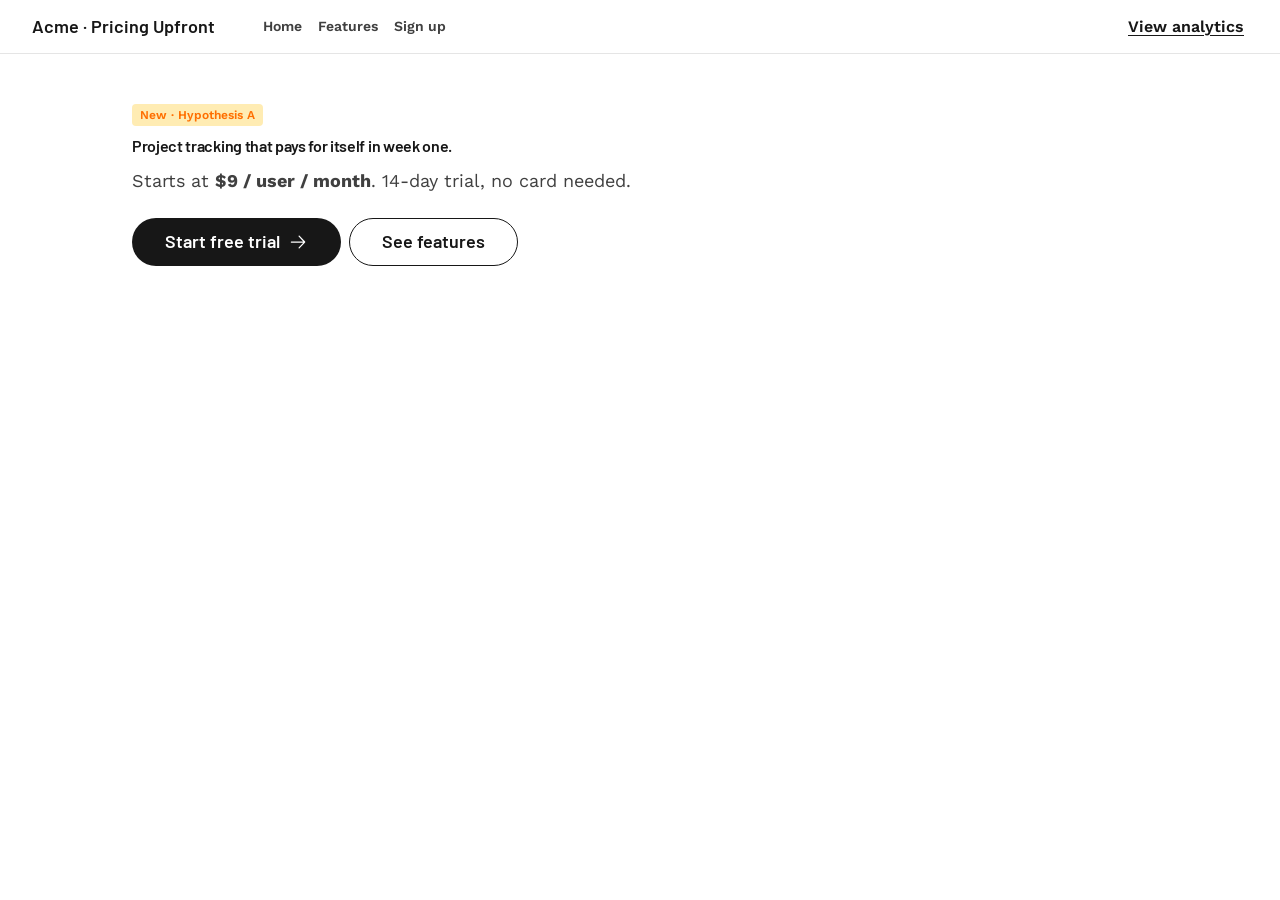
<file: prototypes/example-pricing-upfront/index.html>
<!doctype html>
<html lang="en">
<head>
  <meta charset="utf-8" />
  <meta name="viewport" content="width=device-width,initial-scale=1" />
  <title>Pricing Upfront — Example</title>
  <link rel="stylesheet" href="../_shared/hexa-tokens.css" />
  <link rel="stylesheet" href="../_shared/hexa-components.css" />
  <script src="../_shared/hexa.js" defer></script>
  <script
    src="../_shared/hypothesis-tracker.js"
    data-prototype-id="example-pricing-upfront"
    data-hypothesis="Showing the price on the hero increases CTA clicks vs. hiding it behind a Pricing tab."
    data-variant="A"></script>
</head>
<body>
  <header class="hexa-topbar">
    <a class="hexa-brand" href="#home">Acme · Pricing Upfront</a>
    <nav>
      <a href="#home" data-track="nav-home">Home</a>
      <a href="#features" data-track="nav-features">Features</a>
      <a href="#signup" data-track="nav-signup">Sign up</a>
    </nav>
    <div class="hexa-topbar-actions">
      <a class="hexa-text-btn" href="../_shared/dashboard.html?id=example-pricing-upfront" target="_blank" data-track="open-dashboard">View analytics</a>
    </div>
  </header>

  <section id="home" data-screen class="hexa-screen">
    <span class="hexa-tag hexa-tag--brand mb-md">New · Hypothesis A</span>
    <h1 class="hexa-display mb-md">Project tracking that pays for itself in week one.</h1>
    <p class="text-body-lg text-fg-neutral-secondary mb-xl">Starts at <strong>$9 / user / month</strong>. 14-day trial, no card needed.</p>
    <div class="flex gap-sm">
      <button class="hexa-btn hexa-btn--primary hexa-btn--lg" data-track="cta-hero-primary" onclick="HT.track('hero_cta_clicked');location.hash='#signup'">
        Start free trial
        <hexa-icon name="ArrowRightIcon"></hexa-icon>
      </button>
      <button class="hexa-btn hexa-btn--secondary hexa-btn--lg" data-track="cta-hero-secondary" onclick="location.hash='#features'">See features</button>
    </div>
  </section>

  <section id="features" data-screen class="hexa-screen" hidden>
    <h2 class="mb-xl">Features</h2>
    <div class="grid grid-cols-3 gap-lg mb-xl">
      <article class="hexa-card" data-track="feature-card-tracking">
        <hexa-icon name="BarChartIcon" size="32"></hexa-icon>
        <h3>Real-time tracking</h3>
        <p class="text-body-sm text-fg-neutral-secondary">See exactly where attention goes — clicks, scroll, time per screen.</p>
      </article>
      <article class="hexa-card" data-track="feature-card-export">
        <hexa-icon name="DownloadIcon" size="32"></hexa-icon>
        <h3>One-click export</h3>
        <p class="text-body-sm text-fg-neutral-secondary">Download CSV/JSON of every interaction for offline analysis.</p>
      </article>
      <article class="hexa-card" data-track="feature-card-privacy">
        <hexa-icon name="EyeOffIcon" size="32"></hexa-icon>
        <h3>Privacy-first</h3>
        <p class="text-body-sm text-fg-neutral-secondary">No PII, no fingerprinting. Anonymous IDs only.</p>
      </article>
    </div>
    <button class="hexa-btn hexa-btn--primary hexa-btn--lg" data-track="cta-features-primary" onclick="location.hash='#signup'">Start free trial</button>
  </section>

  <section id="signup" data-screen class="hexa-screen" hidden>
    <h2 class="mb-xl">Start your trial</h2>
    <form class="flex flex-col gap-md" id="signupForm" data-track="signup-form" style="max-width:420px">
      <label class="hexa-field">
        <span class="hexa-label">Name</span>
        <span class="hexa-input-wrap"><input class="hexa-input" name="name" required /></span>
      </label>
      <label class="hexa-field">
        <span class="hexa-label">Work email</span>
        <span class="hexa-input-wrap"><input class="hexa-input" type="email" name="email" required /></span>
      </label>
      <label class="hexa-field">
        <span class="hexa-label">Company size</span>
        <select class="hexa-select" name="size" required>
          <option value="">Select…</option>
          <option>1–10</option><option>11–50</option><option>51–200</option><option>200+</option>
        </select>
      </label>
      <button type="submit" class="hexa-btn hexa-btn--primary hexa-btn--lg mt-md" data-track="cta-signup-submit">Start trial</button>
    </form>
    <div id="thankYou" class="hexa-empty" hidden>
      <hexa-illustration name="EmptyBox" size="160"></hexa-illustration>
      <h3>Thanks!</h3>
      <p>This is a prototype — no account was created. Your interest was logged.</p>
    </div>
  </section>

  <script>
    function showScreen() {
      const hash = location.hash || '#home';
      document.querySelectorAll('[data-screen]').forEach((s) => { s.hidden = '#' + s.id !== hash; });
      window.scrollTo(0, 0);
    }
    addEventListener('hashchange', showScreen);
    showScreen();
    document.getElementById('signupForm').addEventListener('submit', (e) => {
      e.preventDefault();
      HT.track('signup_completed', { source: 'prototype' });
      document.getElementById('signupForm').hidden = true;
      document.getElementById('thankYou').hidden = false;
    });
  </script>
</body>
</html>
</file>
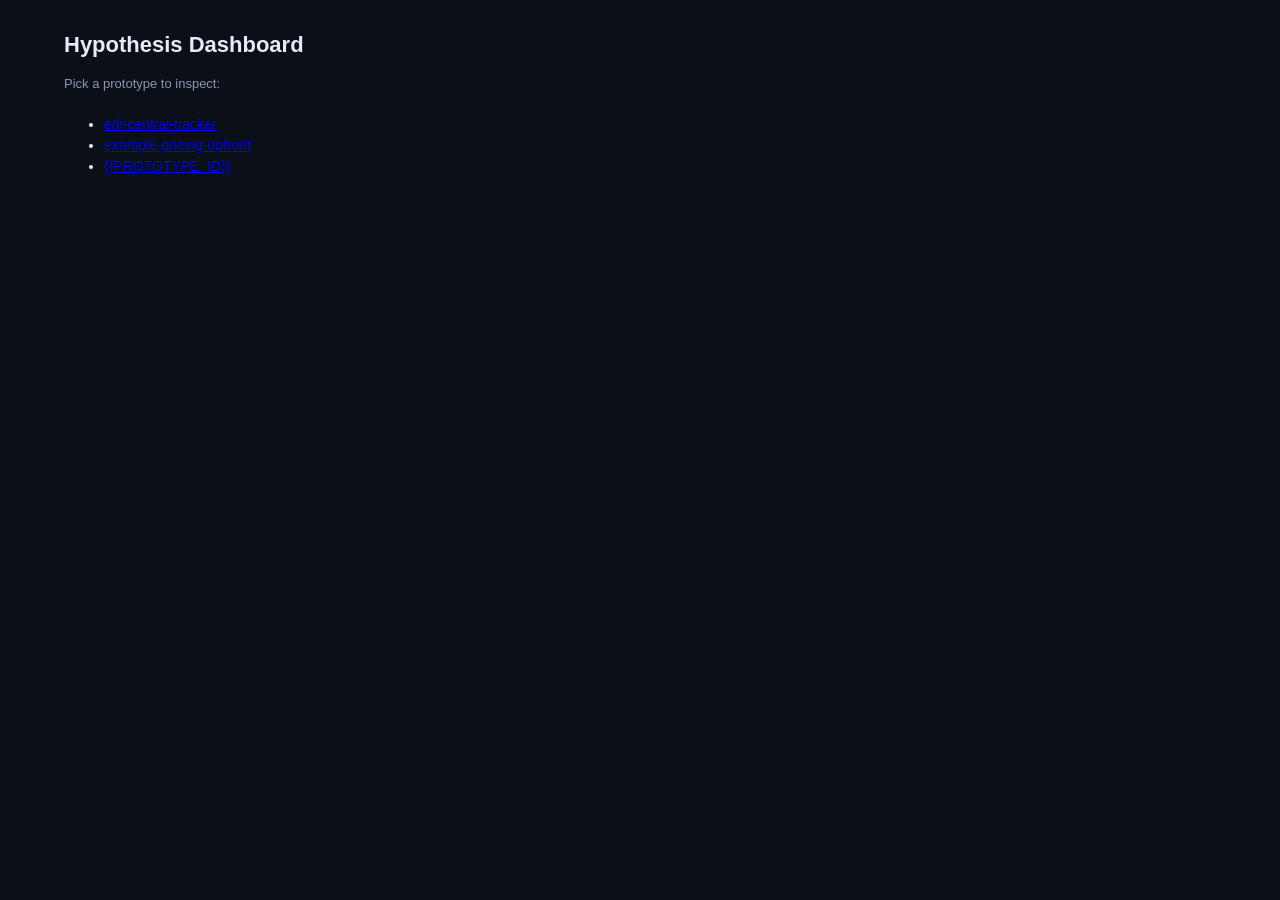
<file: prototypes/_shared/dashboard.html>
<!doctype html>
<html lang="en">
<head>
  <meta charset="utf-8" />
  <meta name="viewport" content="width=device-width,initial-scale=1" />
  <title>Hypothesis Dashboard</title>
  <link rel="stylesheet" href="dashboard.css" />
</head>
<body>
  <script src="dashboard.js"></script>
</body>
</html>
</file>
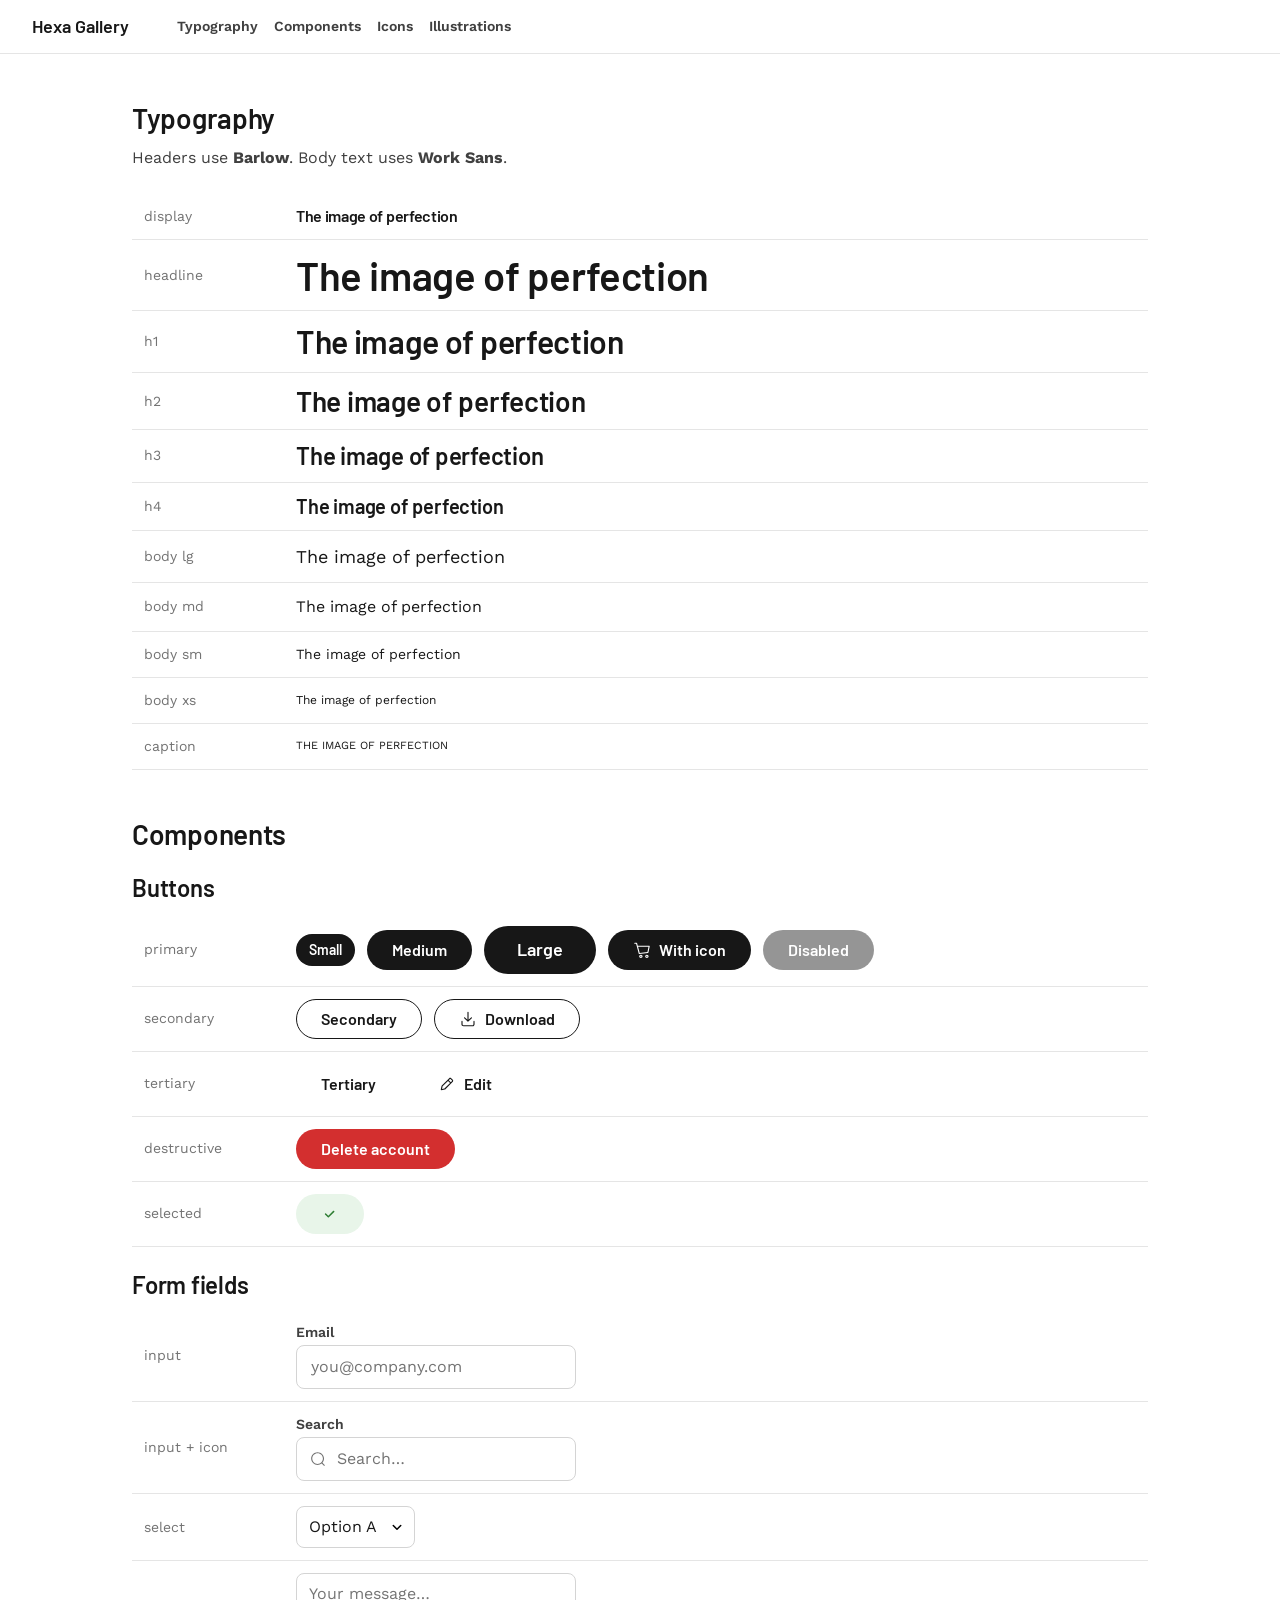
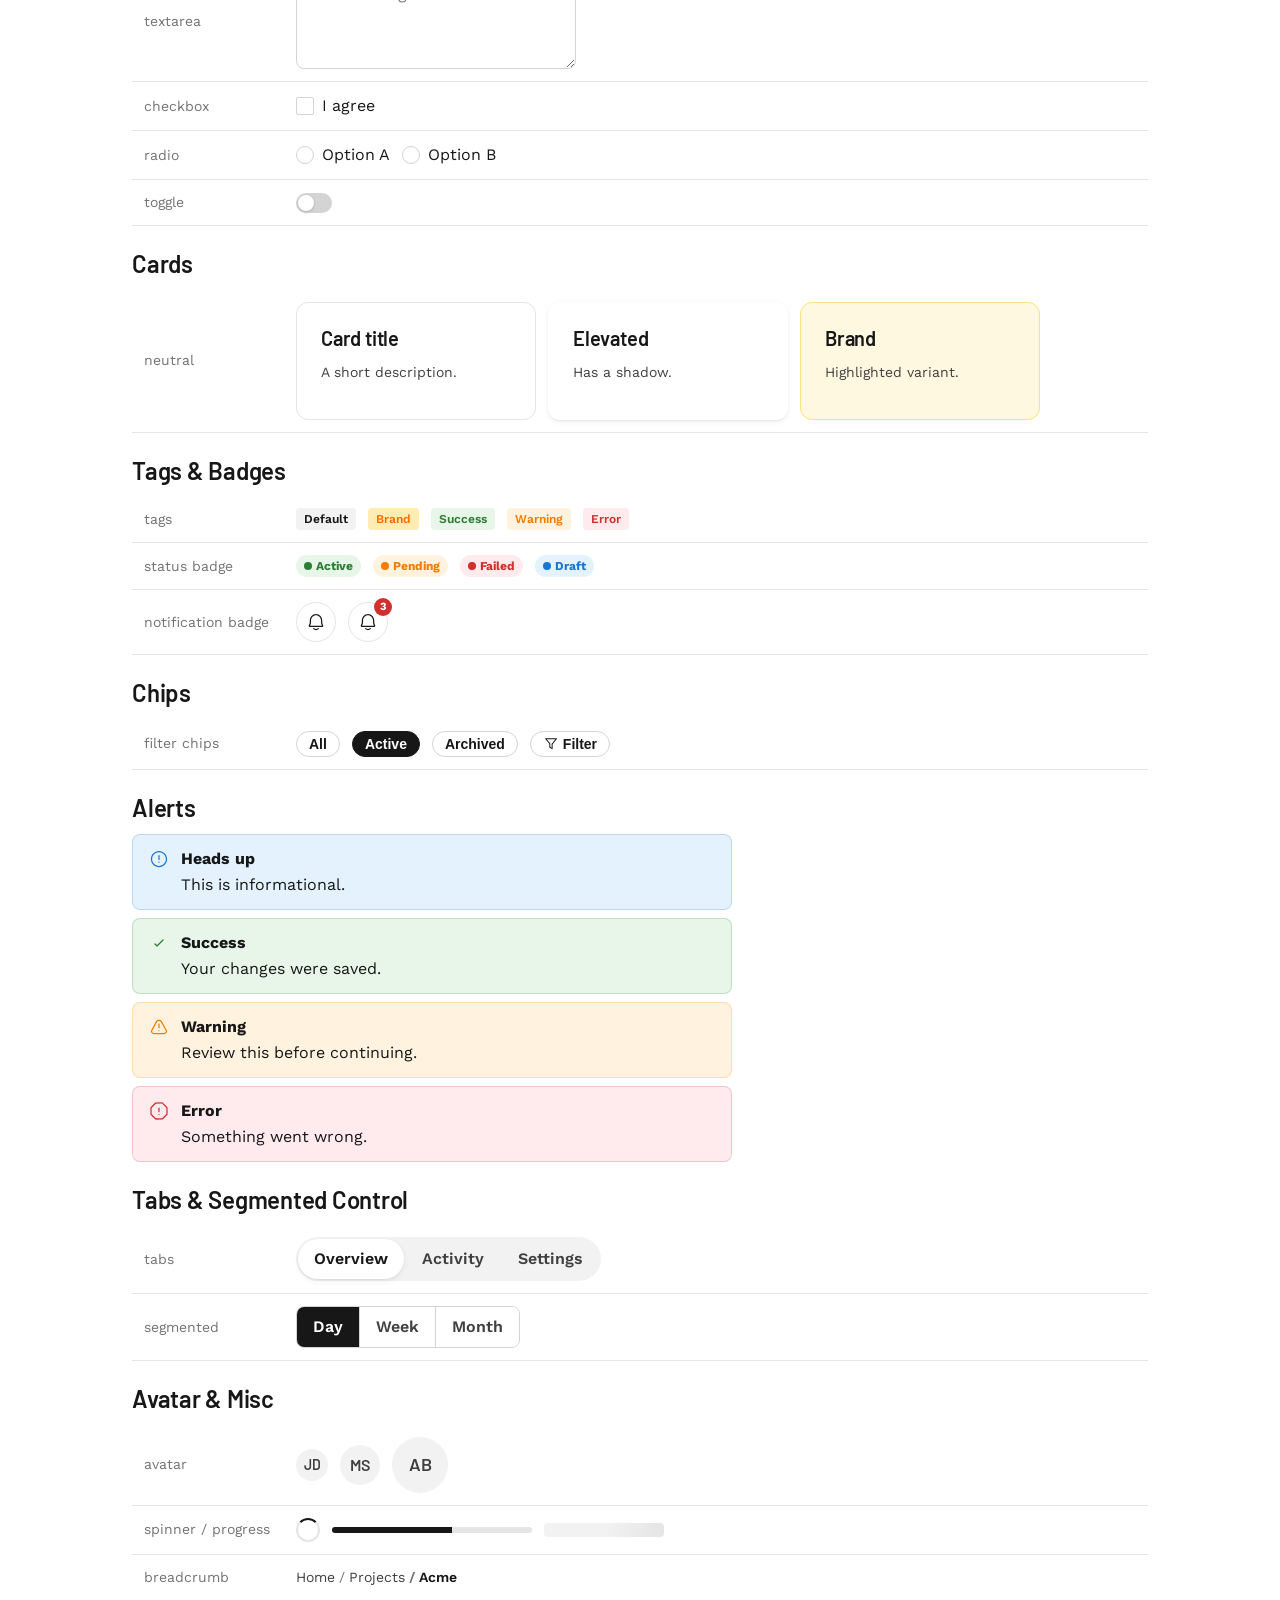
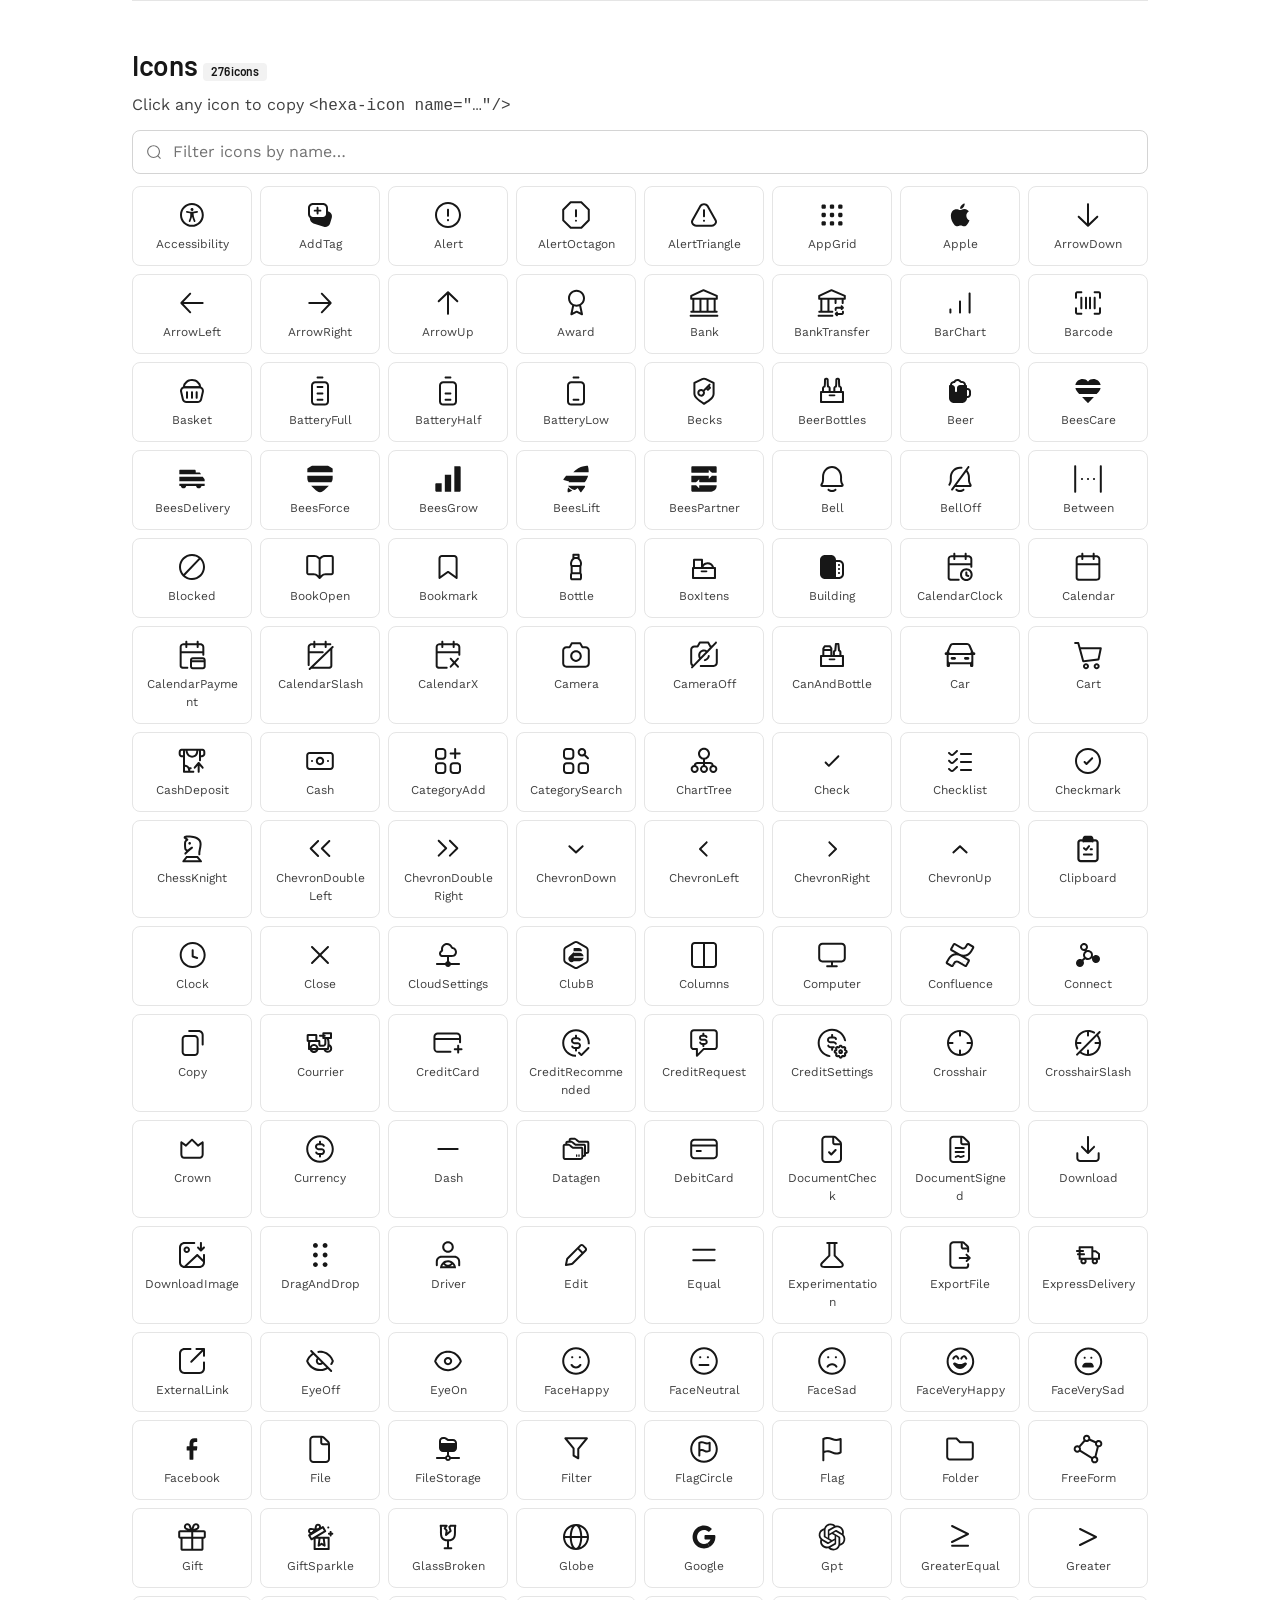
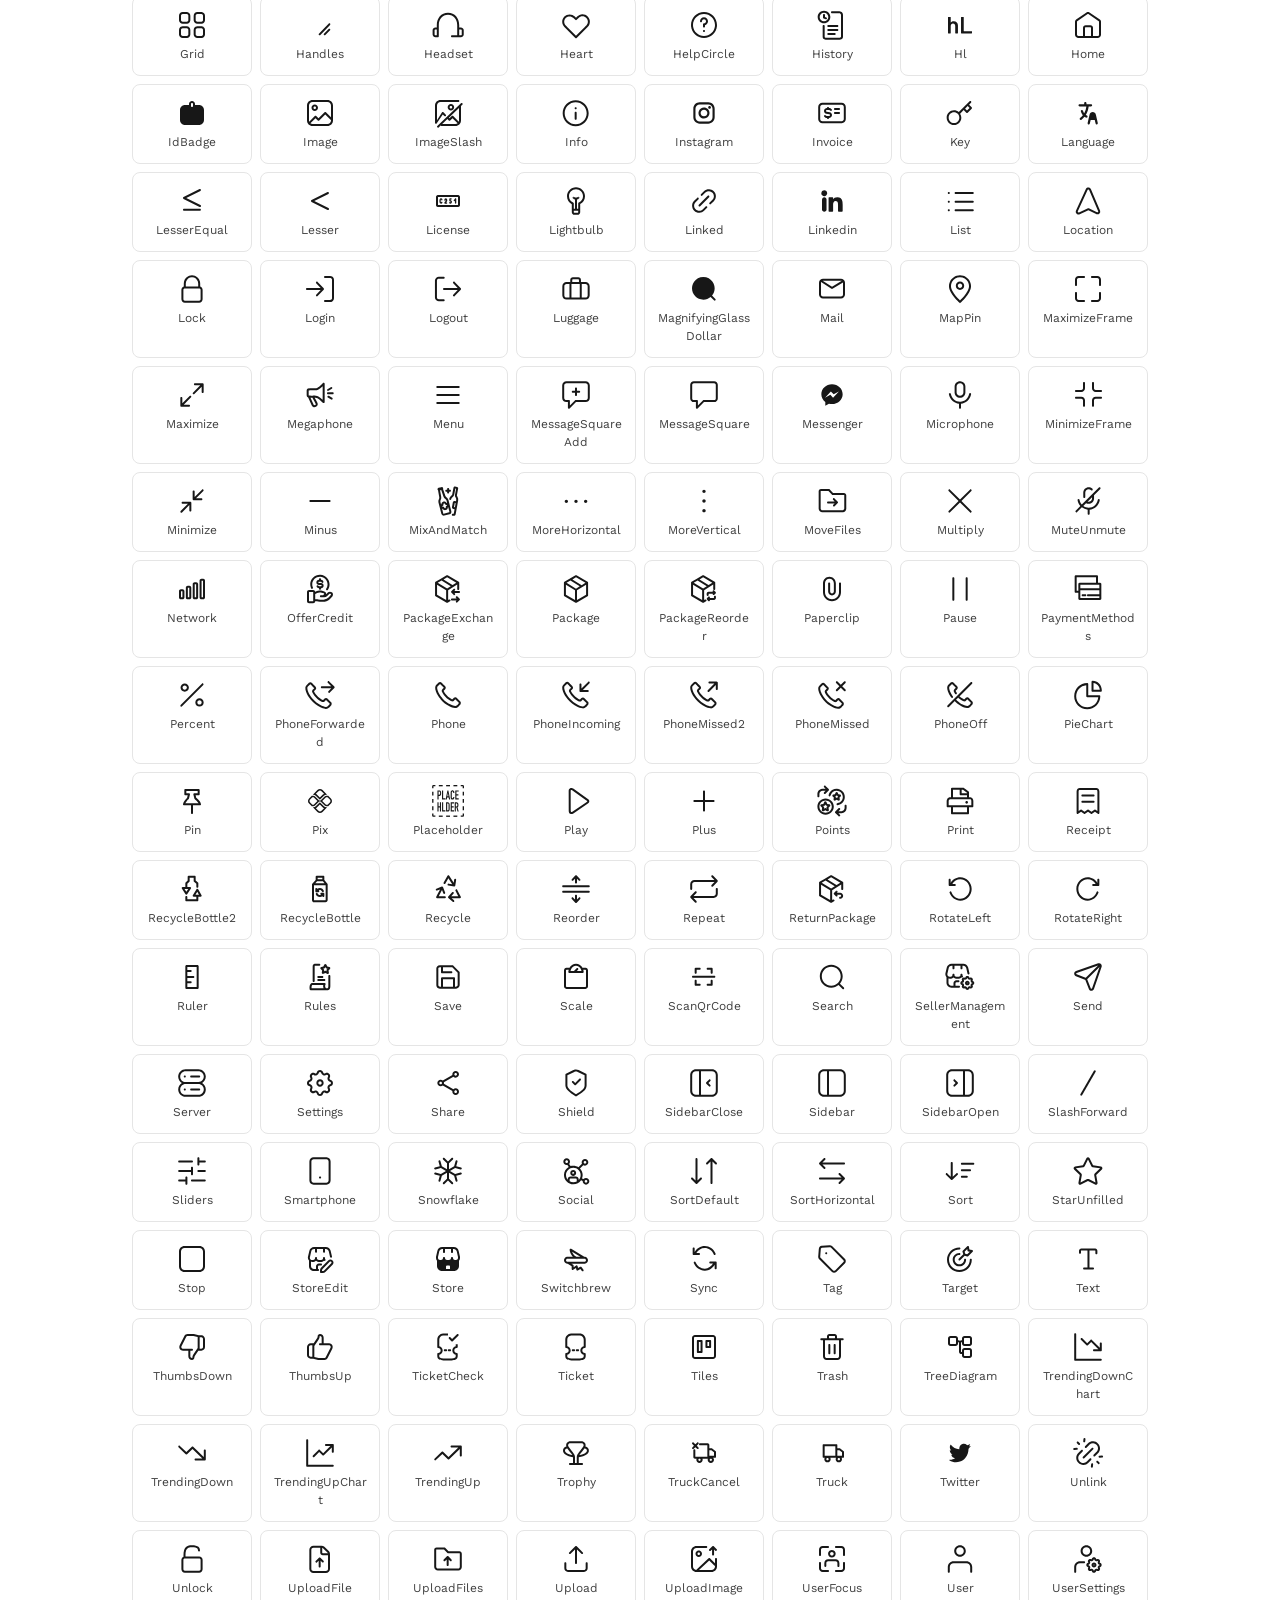
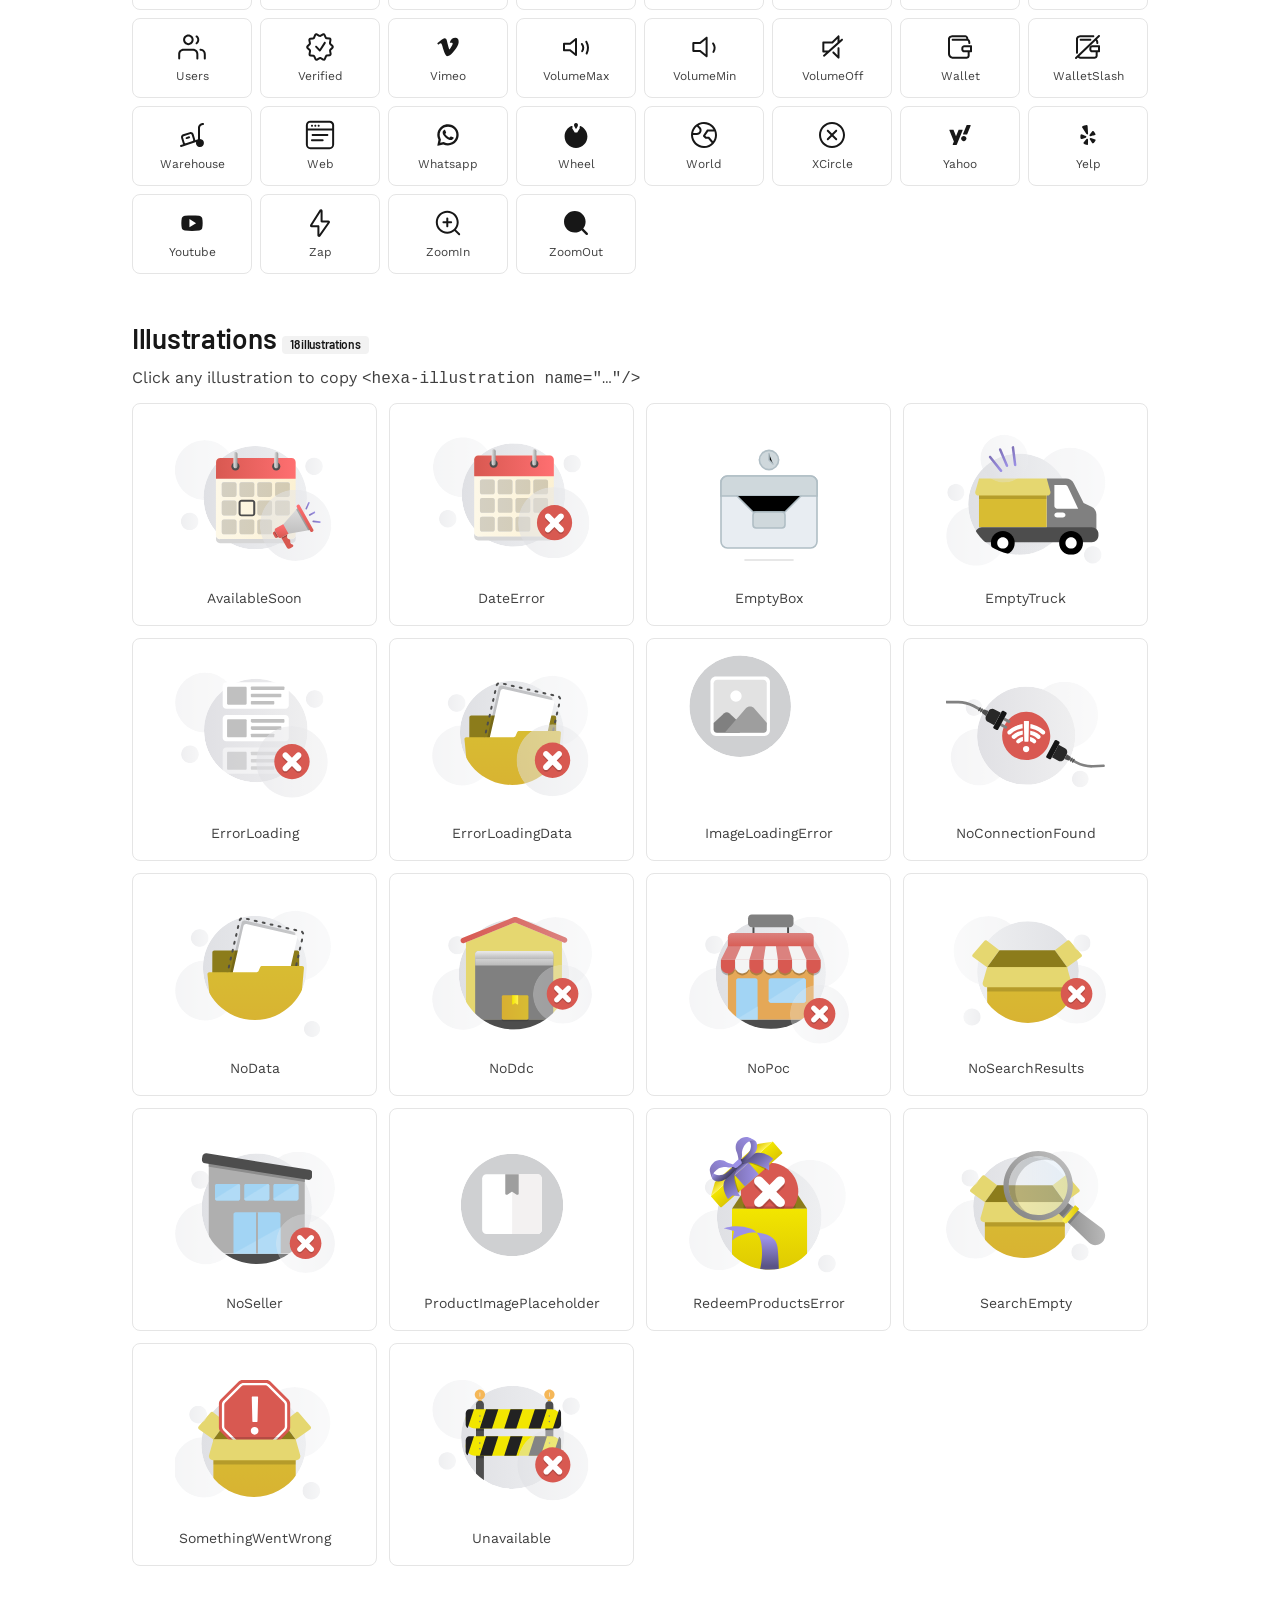
<file: prototypes/_shared/gallery.html>
<!doctype html>
<html lang="en">
<head>
  <meta charset="utf-8" />
  <meta name="viewport" content="width=device-width,initial-scale=1" />
  <title>Hexa Gallery</title>
  <link rel="stylesheet" href="hexa-tokens.css" />
  <link rel="stylesheet" href="hexa-components.css" />
  <script src="hexa.js" defer></script>
  <style>
    .gal-section { margin-bottom: var(--hexa-space-3xl); }
    .gal-icons { display: grid; grid-template-columns: repeat(auto-fill, minmax(120px, 1fr)); gap: var(--hexa-space-sm); }
    .gal-icon-cell { display: flex; flex-direction: column; align-items: center; gap: var(--hexa-space-xs); padding: var(--hexa-space-md); border: 1px solid var(--hexa-border-default); border-radius: var(--hexa-radius-md); background: var(--hexa-surface-primary); cursor: pointer; transition: all var(--hexa-duration-fast) var(--hexa-easing); text-align: center; }
    .gal-icon-cell:hover { border-color: var(--hexa-neutral-900); transform: translateY(-2px); box-shadow: var(--hexa-elevation-neutral); }
    .gal-icon-cell hexa-icon { width: 32px; height: 32px; }
    .gal-icon-cell .gal-icon-name { font-size: var(--hexa-text-body-xs-size); color: var(--hexa-fg-neutral-secondary); word-break: break-word; }
    .gal-ills { display: grid; grid-template-columns: repeat(auto-fill, minmax(220px, 1fr)); gap: var(--hexa-space-md); }
    .gal-ill-cell { display: flex; flex-direction: column; align-items: center; gap: var(--hexa-space-sm); padding: var(--hexa-space-lg); border: 1px solid var(--hexa-border-default); border-radius: var(--hexa-radius-md); background: var(--hexa-surface-primary); }
    .gal-ill-cell hexa-illustration { width: 160px; height: 160px; }
    .gal-search { display:flex; gap: var(--hexa-space-sm); margin-bottom: var(--hexa-space-md); }
    .gal-search input { flex: 1; }
    .gal-comp-row { display: flex; flex-wrap: wrap; gap: var(--hexa-space-md); align-items: center; padding: var(--hexa-space-md); border-bottom: 1px solid var(--hexa-border-default); }
    .gal-comp-label { width: 140px; color: var(--hexa-fg-neutral-tertiary); font-size: var(--hexa-text-body-sm-size); }
    .toast { position: fixed; bottom: 24px; left: 50%; transform: translateX(-50%); background: var(--hexa-surface-inverse); color: var(--hexa-fg-on-inverse); padding: var(--hexa-space-sm) var(--hexa-space-lg); border-radius: var(--hexa-radius-md); opacity: 0; transition: opacity .2s; pointer-events: none; }
    .toast.show { opacity: 1; }
  </style>
</head>
<body>
  <header class="hexa-topbar">
    <a class="hexa-brand" href="../">Hexa Gallery</a>
    <nav>
      <a href="#typography">Typography</a>
      <a href="#components">Components</a>
      <a href="#icons">Icons</a>
      <a href="#illustrations">Illustrations</a>
    </nav>
  </header>

  <main class="hexa-screen">

    <section id="typography" class="gal-section">
      <h2 class="mb-md">Typography</h2>
      <p class="text-body-md text-fg-neutral-secondary mb-xl">Headers use <strong>Barlow</strong>. Body text uses <strong>Work Sans</strong>.</p>
      <div class="gal-comp-row"><span class="gal-comp-label">display</span><span class="hexa-display">The image of perfection</span></div>
      <div class="gal-comp-row"><span class="gal-comp-label">headline</span><span class="hexa-headline">The image of perfection</span></div>
      <div class="gal-comp-row"><span class="gal-comp-label">h1</span><h1>The image of perfection</h1></div>
      <div class="gal-comp-row"><span class="gal-comp-label">h2</span><h2>The image of perfection</h2></div>
      <div class="gal-comp-row"><span class="gal-comp-label">h3</span><h3>The image of perfection</h3></div>
      <div class="gal-comp-row"><span class="gal-comp-label">h4</span><h4>The image of perfection</h4></div>
      <div class="gal-comp-row"><span class="gal-comp-label">body lg</span><span class="text-body-lg">The image of perfection</span></div>
      <div class="gal-comp-row"><span class="gal-comp-label">body md</span><span class="text-body-md">The image of perfection</span></div>
      <div class="gal-comp-row"><span class="gal-comp-label">body sm</span><span class="text-body-sm">The image of perfection</span></div>
      <div class="gal-comp-row"><span class="gal-comp-label">body xs</span><span class="text-body-xs">The image of perfection</span></div>
      <div class="gal-comp-row"><span class="gal-comp-label">caption</span><span class="text-caption">THE IMAGE OF PERFECTION</span></div>
    </section>

    <section id="components" class="gal-section">
      <h2 class="mb-md">Components</h2>

      <h3 class="mt-xl mb-md">Buttons</h3>
      <div class="gal-comp-row"><span class="gal-comp-label">primary</span>
        <button class="hexa-btn hexa-btn--primary hexa-btn--sm">Small</button>
        <button class="hexa-btn hexa-btn--primary hexa-btn--md">Medium</button>
        <button class="hexa-btn hexa-btn--primary hexa-btn--lg">Large</button>
        <button class="hexa-btn hexa-btn--primary"><hexa-icon name="CartIcon"></hexa-icon> With icon</button>
        <button class="hexa-btn hexa-btn--primary" disabled>Disabled</button>
      </div>
      <div class="gal-comp-row"><span class="gal-comp-label">secondary</span>
        <button class="hexa-btn hexa-btn--secondary">Secondary</button>
        <button class="hexa-btn hexa-btn--secondary"><hexa-icon name="DownloadIcon"></hexa-icon> Download</button>
      </div>
      <div class="gal-comp-row"><span class="gal-comp-label">tertiary</span>
        <button class="hexa-btn hexa-btn--tertiary">Tertiary</button>
        <button class="hexa-btn hexa-btn--tertiary"><hexa-icon name="EditIcon"></hexa-icon> Edit</button>
      </div>
      <div class="gal-comp-row"><span class="gal-comp-label">destructive</span>
        <button class="hexa-btn hexa-btn--destructive">Delete account</button>
      </div>
      <div class="gal-comp-row"><span class="gal-comp-label">selected</span>
        <button class="hexa-btn hexa-btn--primary hexa-btn--selected"></button>
      </div>

      <h3 class="mt-xl mb-md">Form fields</h3>
      <div class="gal-comp-row"><span class="gal-comp-label">input</span>
        <label class="hexa-field" style="width:280px"><span class="hexa-label">Email</span><span class="hexa-input-wrap"><input class="hexa-input" placeholder="you@company.com"/></span></label>
      </div>
      <div class="gal-comp-row"><span class="gal-comp-label">input + icon</span>
        <label class="hexa-field" style="width:280px"><span class="hexa-label">Search</span><span class="hexa-input-wrap"><hexa-icon name="SearchIcon"></hexa-icon><input class="hexa-input" placeholder="Search…"/></span></label>
      </div>
      <div class="gal-comp-row"><span class="gal-comp-label">select</span>
        <select class="hexa-select"><option>Option A</option><option>Option B</option></select>
      </div>
      <div class="gal-comp-row"><span class="gal-comp-label">textarea</span>
        <textarea class="hexa-textarea" placeholder="Your message…" style="width:280px"></textarea>
      </div>
      <div class="gal-comp-row"><span class="gal-comp-label">checkbox</span>
        <label class="hexa-check"><input type="checkbox"/> I agree</label>
      </div>
      <div class="gal-comp-row"><span class="gal-comp-label">radio</span>
        <label class="hexa-radio"><input type="radio" name="r"/> Option A</label>
        <label class="hexa-radio"><input type="radio" name="r"/> Option B</label>
      </div>
      <div class="gal-comp-row"><span class="gal-comp-label">toggle</span>
        <label class="hexa-toggle"><input type="checkbox"/></label>
      </div>

      <h3 class="mt-xl mb-md">Cards</h3>
      <div class="gal-comp-row"><span class="gal-comp-label">neutral</span>
        <article class="hexa-card" style="width:240px"><h4>Card title</h4><p class="text-body-sm text-fg-neutral-secondary">A short description.</p></article>
        <article class="hexa-card hexa-card--elevation" style="width:240px"><h4>Elevated</h4><p class="text-body-sm text-fg-neutral-secondary">Has a shadow.</p></article>
        <article class="hexa-card hexa-card--brand" style="width:240px"><h4>Brand</h4><p class="text-body-sm text-fg-neutral-secondary">Highlighted variant.</p></article>
      </div>

      <h3 class="mt-xl mb-md">Tags &amp; Badges</h3>
      <div class="gal-comp-row"><span class="gal-comp-label">tags</span>
        <span class="hexa-tag">Default</span>
        <span class="hexa-tag hexa-tag--brand">Brand</span>
        <span class="hexa-tag hexa-tag--success">Success</span>
        <span class="hexa-tag hexa-tag--warning">Warning</span>
        <span class="hexa-tag hexa-tag--error">Error</span>
      </div>
      <div class="gal-comp-row"><span class="gal-comp-label">status badge</span>
        <span class="hexa-status-badge hexa-status-badge--success">Active</span>
        <span class="hexa-status-badge hexa-status-badge--warning">Pending</span>
        <span class="hexa-status-badge hexa-status-badge--error">Failed</span>
        <span class="hexa-status-badge hexa-status-badge--info">Draft</span>
      </div>
      <div class="gal-comp-row"><span class="gal-comp-label">notification badge</span>
        <button class="hexa-icon-btn"><hexa-icon name="BellIcon"></hexa-icon></button>
        <span style="position:relative"><button class="hexa-icon-btn"><hexa-icon name="BellIcon"></hexa-icon></button><span class="hexa-badge" style="position:absolute;top:-4px;right:-4px">3</span></span>
      </div>

      <h3 class="mt-xl mb-md">Chips</h3>
      <div class="gal-comp-row"><span class="gal-comp-label">filter chips</span>
        <button class="hexa-chip">All</button>
        <button class="hexa-chip" aria-pressed="true">Active</button>
        <button class="hexa-chip">Archived</button>
        <button class="hexa-chip"><hexa-icon name="FilterIcon"></hexa-icon> Filter</button>
      </div>

      <h3 class="mt-xl mb-md">Alerts</h3>
      <div class="flex flex-col gap-sm" style="max-width:600px">
        <div class="hexa-alert hexa-alert--info"><hexa-icon name="AlertIcon"></hexa-icon><div class="hexa-alert-body"><div class="hexa-alert-title">Heads up</div>This is informational.</div></div>
        <div class="hexa-alert hexa-alert--success"><hexa-icon name="CheckIcon"></hexa-icon><div class="hexa-alert-body"><div class="hexa-alert-title">Success</div>Your changes were saved.</div></div>
        <div class="hexa-alert hexa-alert--warning"><hexa-icon name="AlertTriangleIcon"></hexa-icon><div class="hexa-alert-body"><div class="hexa-alert-title">Warning</div>Review this before continuing.</div></div>
        <div class="hexa-alert hexa-alert--error"><hexa-icon name="AlertOctagonIcon"></hexa-icon><div class="hexa-alert-body"><div class="hexa-alert-title">Error</div>Something went wrong.</div></div>
      </div>

      <h3 class="mt-xl mb-md">Tabs &amp; Segmented Control</h3>
      <div class="gal-comp-row"><span class="gal-comp-label">tabs</span>
        <div class="hexa-tabs"><button class="hexa-tab" aria-selected="true">Overview</button><button class="hexa-tab">Activity</button><button class="hexa-tab">Settings</button></div>
      </div>
      <div class="gal-comp-row"><span class="gal-comp-label">segmented</span>
        <div class="hexa-segments"><button aria-pressed="true">Day</button><button>Week</button><button>Month</button></div>
      </div>

      <h3 class="mt-xl mb-md">Avatar &amp; Misc</h3>
      <div class="gal-comp-row"><span class="gal-comp-label">avatar</span>
        <span class="hexa-avatar hexa-avatar--sm">JD</span>
        <span class="hexa-avatar">MS</span>
        <span class="hexa-avatar hexa-avatar--lg">AB</span>
      </div>
      <div class="gal-comp-row"><span class="gal-comp-label">spinner / progress</span>
        <span class="hexa-spinner"></span>
        <div class="hexa-progress" style="width:200px"><span style="width:60%"></span></div>
        <div class="hexa-skeleton" style="width:120px;height:14px"></div>
      </div>
      <div class="gal-comp-row"><span class="gal-comp-label">breadcrumb</span>
        <ul class="hexa-breadcrumb"><li><a href="#">Home</a></li><li><a href="#">Projects</a></li><li aria-current="page">Acme</li></ul>
      </div>
    </section>

    <section id="icons" class="gal-section">
      <h2 class="mb-md">Icons <span class="hexa-tag" id="iconCount">…</span></h2>
      <p class="text-body-md text-fg-neutral-secondary mb-md">Click any icon to copy <code>&lt;hexa-icon name="…"/&gt;</code></p>
      <div class="gal-search">
        <span class="hexa-input-wrap" style="flex:1"><hexa-icon name="SearchIcon"></hexa-icon><input class="hexa-input" id="iconSearch" placeholder="Filter icons by name…"/></span>
      </div>
      <div class="gal-icons" id="iconGrid"></div>
    </section>

    <section id="illustrations" class="gal-section">
      <h2 class="mb-md">Illustrations <span class="hexa-tag" id="illCount">…</span></h2>
      <p class="text-body-md text-fg-neutral-secondary mb-md">Click any illustration to copy <code>&lt;hexa-illustration name="…"/&gt;</code></p>
      <div class="gal-ills" id="illGrid"></div>
    </section>

  </main>

  <div class="toast" id="toast"></div>

  <script>
    function toast(msg) {
      const t = document.getElementById('toast');
      t.textContent = msg;
      t.classList.add('show');
      setTimeout(() => t.classList.remove('show'), 1500);
    }
    function copy(text) { navigator.clipboard.writeText(text); toast('Copied: ' + text); }

    fetch('icons.json').then(r => r.json()).then(icons => {
      const names = Object.keys(icons).sort();
      document.getElementById('iconCount').textContent = names.length + ' icons';
      const grid = document.getElementById('iconGrid');
      function render(filter) {
        const f = (filter || '').toLowerCase();
        grid.innerHTML = names.filter(n => !f || n.toLowerCase().includes(f)).map(n => `
          <div class="gal-icon-cell" onclick='copy(&apos;<hexa-icon name="${n}"></hexa-icon>&apos;)'>
            <hexa-icon name="${n}"></hexa-icon>
            <span class="gal-icon-name">${n.replace(/Icon$/, '')}</span>
          </div>`).join('');
      }
      render('');
      document.getElementById('iconSearch').addEventListener('input', (e) => render(e.target.value));
    });

    fetch('illustrations.json').then(r => r.json()).then(ills => {
      const names = Object.keys(ills).sort();
      document.getElementById('illCount').textContent = names.length + ' illustrations';
      document.getElementById('illGrid').innerHTML = names.map(n => `
        <div class="gal-ill-cell" onclick='copy(&apos;<hexa-illustration name="${n}"></hexa-illustration>&apos;)'>
          <hexa-illustration name="${n}"></hexa-illustration>
          <span class="text-body-sm text-fg-neutral-secondary">${n}</span>
        </div>`).join('');
    });
  </script>
</body>
</html>
</file>
<file: prototypes/_shared/hexa-components.css>
/**
 * Hexa Design System — component port
 * Visuals match the live Storybook (Bees Yellow theme).
 */

/* ===================================================================
 * BUTTON
 * Variants: primary | secondary | tertiary | destructive
 * Sizes: sm | md | lg
 * States: default | selected | disabled | loading
 * Modifiers: float (shadow), with leading/trailing icon
 * =================================================================== */
.hexa-btn {
  --btn-bg: var(--hexa-neutral-900);
  --btn-fg: var(--hexa-neutral-0);
  --btn-bd: transparent;
  --btn-px: var(--hexa-space-xl);
  --btn-py: var(--hexa-space-sm);
  --btn-fs: var(--hexa-text-body-md-size);
  --btn-min-h: 40px;

  display: inline-flex;
  align-items: center;
  justify-content: center;
  gap: var(--hexa-space-sm);
  font-family: var(--hexa-font-header);
  font-weight: 700;
  font-size: var(--btn-fs);
  line-height: 1.1;
  padding: var(--btn-py) var(--btn-px);
  min-height: var(--btn-min-h);
  background: var(--btn-bg);
  color: var(--btn-fg);
  border: 1px solid var(--btn-bd);
  border-radius: var(--hexa-radius-pill);
  cursor: pointer;
  transition: background-color var(--hexa-duration-fast) var(--hexa-easing), color var(--hexa-duration-fast) var(--hexa-easing), border-color var(--hexa-duration-fast) var(--hexa-easing), box-shadow var(--hexa-duration-fast) var(--hexa-easing), transform var(--hexa-duration-fast) var(--hexa-easing);
  user-select: none;
  white-space: nowrap;
  text-decoration: none;
}
.hexa-btn:active { transform: translateY(1px); }
.hexa-btn:focus-visible { outline-offset: 3px; }

/* Sizes */
.hexa-btn--sm  { --btn-px: var(--hexa-space-md); --btn-py: var(--hexa-space-xs); --btn-fs: var(--hexa-text-body-sm-size); --btn-min-h: 32px; }
.hexa-btn--md  { --btn-px: var(--hexa-space-xl); --btn-py: var(--hexa-space-sm); --btn-fs: var(--hexa-text-body-md-size); --btn-min-h: 40px; }
.hexa-btn--lg  { --btn-px: var(--hexa-space-2xl); --btn-py: var(--hexa-space-md); --btn-fs: var(--hexa-text-body-lg-size); --btn-min-h: 48px; }

/* Variant: primary (default) — solid black */
.hexa-btn--primary { --btn-bg: var(--hexa-neutral-900); --btn-fg: var(--hexa-neutral-0); }
.hexa-btn--primary:hover:not(:disabled):not(.is-disabled) { --btn-bg: var(--hexa-neutral-800); }

/* Variant: secondary — outline */
.hexa-btn--secondary { --btn-bg: var(--hexa-surface-primary); --btn-fg: var(--hexa-fg-neutral-primary); --btn-bd: var(--hexa-neutral-900); }
.hexa-btn--secondary:hover:not(:disabled):not(.is-disabled) { --btn-bg: var(--hexa-neutral-100); }

/* Variant: tertiary — ghost */
.hexa-btn--tertiary { --btn-bg: transparent; --btn-fg: var(--hexa-fg-neutral-primary); --btn-bd: transparent; }
.hexa-btn--tertiary:hover:not(:disabled):not(.is-disabled) { --btn-bg: var(--hexa-surface-secondary); }

/* Variant: destructive */
.hexa-btn--destructive { --btn-bg: var(--hexa-status-error); --btn-fg: var(--hexa-neutral-0); }
.hexa-btn--destructive:hover:not(:disabled):not(.is-disabled) { --btn-bg: #B71C1C; }

/* States */
.hexa-btn:disabled, .hexa-btn.is-disabled {
  cursor: not-allowed;
  opacity: 0.45;
  pointer-events: none;
}
.hexa-btn--selected, .hexa-btn[aria-pressed="true"] {
  background: var(--hexa-status-success-bg);
  color: var(--hexa-status-success);
  border-color: transparent;
}
.hexa-btn--selected::before {
  content: "";
  width: 18px; height: 18px;
  background: currentColor;
  -webkit-mask: url("data:image/svg+xml;utf8,<svg xmlns='http://www.w3.org/2000/svg' viewBox='0 0 24 24'><path d='M16.3 7.8a1 1 0 011.4 1.4l-7.2 7.2a1 1 0 01-1.4 0L5.3 12.6a1 1 0 011.4-1.4l3.1 3.1 6.5-6.5z' fill='currentColor'/></svg>") center/contain no-repeat;
  mask: url("data:image/svg+xml;utf8,<svg xmlns='http://www.w3.org/2000/svg' viewBox='0 0 24 24'><path d='M16.3 7.8a1 1 0 011.4 1.4l-7.2 7.2a1 1 0 01-1.4 0L5.3 12.6a1 1 0 011.4-1.4l3.1 3.1 6.5-6.5z' fill='currentColor'/></svg>") center/contain no-repeat;
}
.hexa-btn--loading { color: transparent !important; pointer-events: none; }
.hexa-btn--loading::after {
  content: "";
  position: absolute;
  width: 6px; height: 6px;
  border-radius: 50%;
  background: currentColor;
  color: var(--btn-fg);
  box-shadow: -10px 0 0 currentColor, 10px 0 0 currentColor;
  animation: hexa-btn-pulse 1s ease-in-out infinite;
}
.hexa-btn { position: relative; }
@keyframes hexa-btn-pulse {
  0%, 100% { opacity: .35; }
  50%      { opacity: 1; }
}

/* Float modifier */
.hexa-btn--float { box-shadow: var(--hexa-elevation-neutral-strong); }

/* Icon + Illustration custom elements get sensible defaults */
hexa-icon, .hexa-icon {
  display: inline-block;
  width: 20px;
  height: 20px;
  flex-shrink: 0;
  vertical-align: middle;
  line-height: 0;
}
hexa-icon > svg, .hexa-icon > svg { display: block; width: 100%; height: 100%; }

hexa-illustration, .hexa-illustration {
  display: inline-block;
  width: 200px;
  height: 200px;
  line-height: 0;
}
hexa-illustration > svg, .hexa-illustration > svg { display: block; width: 100%; height: 100%; }

/* Icons inside buttons follow the button size */
.hexa-btn hexa-icon, .hexa-btn .hexa-icon { width: 18px; height: 18px; }
.hexa-btn--sm hexa-icon, .hexa-btn--sm .hexa-icon { width: 16px; height: 16px; }
.hexa-btn--lg hexa-icon, .hexa-btn--lg .hexa-icon { width: 20px; height: 20px; }
.hexa-icon-btn hexa-icon, .hexa-icon-btn .hexa-icon { width: 20px; height: 20px; }
.hexa-icon-btn--sm hexa-icon, .hexa-icon-btn--sm .hexa-icon { width: 16px; height: 16px; }
.hexa-input-wrap hexa-icon, .hexa-input-wrap .hexa-icon { width: 18px; height: 18px; color: var(--hexa-fg-neutral-tertiary); }
.hexa-alert hexa-icon, .hexa-alert .hexa-icon { width: 20px; height: 20px; flex-shrink: 0; margin-top: 2px; }
.hexa-tab hexa-icon, .hexa-tab .hexa-icon, .hexa-chip hexa-icon, .hexa-chip .hexa-icon { width: 16px; height: 16px; }

/* ===================================================================
 * TEXT BUTTON — link-style action
 * =================================================================== */
.hexa-text-btn {
  background: none;
  border: none;
  color: var(--hexa-fg-neutral-primary);
  font-family: var(--hexa-font-body);
  font-weight: 600;
  cursor: pointer;
  padding: var(--hexa-space-2xs) var(--hexa-space-xs);
  text-decoration: underline;
  text-underline-offset: 3px;
}
.hexa-text-btn:hover { color: var(--hexa-brand-700); }

/* ===================================================================
 * ICON BUTTON — square/round trigger
 * =================================================================== */
.hexa-icon-btn {
  display: inline-flex;
  align-items: center;
  justify-content: center;
  width: 40px; height: 40px;
  border-radius: var(--hexa-radius-pill);
  background: var(--hexa-surface-primary);
  color: var(--hexa-fg-neutral-primary);
  border: 1px solid var(--hexa-border-default);
  cursor: pointer;
  transition: background-color var(--hexa-duration-fast) var(--hexa-easing);
}
.hexa-icon-btn:hover { background: var(--hexa-surface-secondary); }
.hexa-icon-btn .hexa-icon { width: 20px; height: 20px; }
.hexa-icon-btn--sm { width: 32px; height: 32px; }
.hexa-icon-btn--sm .hexa-icon { width: 16px; height: 16px; }

/* ===================================================================
 * INPUT
 * Variants: default | password | monetary | search
 * =================================================================== */
.hexa-field { display: flex; flex-direction: column; gap: var(--hexa-space-2xs); }
.hexa-label {
  font-family: var(--hexa-font-body);
  font-size: var(--hexa-text-body-sm-size);
  font-weight: 600;
  color: var(--hexa-fg-neutral-secondary);
}
.hexa-input-wrap {
  display: flex;
  align-items: center;
  gap: var(--hexa-space-sm);
  background: var(--hexa-surface-primary);
  border: 1px solid var(--hexa-border-input);
  border-radius: var(--hexa-radius-md);
  padding: var(--hexa-space-sm) var(--hexa-space-md);
  transition: border-color var(--hexa-duration-fast) var(--hexa-easing), box-shadow var(--hexa-duration-fast) var(--hexa-easing);
}
.hexa-input-wrap:focus-within {
  border-color: var(--hexa-neutral-900);
  box-shadow: 0 0 0 3px rgba(0, 0, 0, 0.06);
}
.hexa-input-wrap.is-error {
  border-color: var(--hexa-status-error);
  box-shadow: 0 0 0 3px rgba(211, 47, 47, 0.10);
}
.hexa-input-wrap.is-disabled {
  background: var(--hexa-surface-secondary);
  opacity: 0.7;
  pointer-events: none;
}
.hexa-input {
  flex: 1;
  border: none;
  outline: none;
  background: transparent;
  font: inherit;
  color: var(--hexa-fg-neutral-primary);
  min-width: 0;
}
.hexa-input::placeholder { color: var(--hexa-fg-neutral-tertiary); }
.hexa-input-prefix, .hexa-input-suffix {
  color: var(--hexa-fg-neutral-tertiary);
  font-weight: 600;
  display: inline-flex;
  align-items: center;
}
.hexa-helper {
  font-size: var(--hexa-text-body-xs-size);
  color: var(--hexa-fg-neutral-tertiary);
}
.hexa-helper.is-error { color: var(--hexa-status-error); }

/* ===================================================================
 * TEXTAREA
 * =================================================================== */
.hexa-textarea {
  width: 100%;
  min-height: 96px;
  resize: vertical;
  font: inherit;
  color: var(--hexa-fg-neutral-primary);
  background: var(--hexa-surface-primary);
  border: 1px solid var(--hexa-border-input);
  border-radius: var(--hexa-radius-md);
  padding: var(--hexa-space-sm) var(--hexa-space-md);
}
.hexa-textarea:focus { outline: none; border-color: var(--hexa-neutral-900); box-shadow: 0 0 0 3px rgba(0, 0, 0, 0.06); }

/* ===================================================================
 * SELECT (dropdown)
 * =================================================================== */
.hexa-select {
  appearance: none;
  -webkit-appearance: none;
  background:
    url("data:image/svg+xml;utf8,<svg xmlns='http://www.w3.org/2000/svg' viewBox='0 0 24 24'><path d='M7 10l5 5 5-5' fill='none' stroke='currentColor' stroke-width='2' stroke-linecap='round' stroke-linejoin='round'/></svg>")
    right var(--hexa-space-sm) center / 18px no-repeat,
    var(--hexa-surface-primary);
  border: 1px solid var(--hexa-border-input);
  border-radius: var(--hexa-radius-md);
  padding: var(--hexa-space-sm) calc(var(--hexa-space-md) + 24px) var(--hexa-space-sm) var(--hexa-space-md);
  font: inherit;
  color: var(--hexa-fg-neutral-primary);
}
.hexa-select:focus { outline: none; border-color: var(--hexa-neutral-900); box-shadow: 0 0 0 3px rgba(0, 0, 0, 0.06); }

/* ===================================================================
 * CARD
 * Color: neutral | brand | success | warning | error
 * Intensity: clear | weak | medium
 * Elevation: optional shadow (only with neutral + clear)
 * =================================================================== */
.hexa-card {
  background: var(--hexa-surface-primary);
  border: 1px solid var(--hexa-border-default);
  border-radius: var(--hexa-radius-lg);
  padding: var(--hexa-space-xl);
  display: flex;
  flex-direction: column;
  gap: var(--hexa-space-md);
}
.hexa-card--elevation { box-shadow: var(--hexa-elevation-neutral); border-color: transparent; }
.hexa-card--brand    { background: var(--hexa-brand-50);  border-color: var(--hexa-brand-200); }
.hexa-card--success  { background: var(--hexa-status-success-bg);  border-color: rgba(45,125,50,0.20); }
.hexa-card--warning  { background: var(--hexa-status-warning-bg);  border-color: rgba(245,124,0,0.20); }
.hexa-card--error    { background: var(--hexa-status-error-bg);    border-color: rgba(211,47,47,0.20); }
.hexa-card--clickable { cursor: pointer; transition: transform var(--hexa-duration-fast) var(--hexa-easing), box-shadow var(--hexa-duration-fast) var(--hexa-easing); }
.hexa-card--clickable:hover { transform: translateY(-2px); box-shadow: var(--hexa-elevation-neutral-strong); }

/* ===================================================================
 * ALERT — contextual notification
 * Variant: info | success | warning | error
 * =================================================================== */
.hexa-alert {
  display: flex;
  gap: var(--hexa-space-md);
  padding: var(--hexa-space-md) var(--hexa-space-lg);
  border-radius: var(--hexa-radius-md);
  border: 1px solid transparent;
  align-items: flex-start;
}
.hexa-alert .hexa-icon { width: 20px; height: 20px; flex-shrink: 0; margin-top: 2px; }
.hexa-alert--info    { background: var(--hexa-status-info-bg);    color: var(--hexa-status-info);    border-color: rgba(25,118,210,0.20); }
.hexa-alert--success { background: var(--hexa-status-success-bg); color: var(--hexa-status-success); border-color: rgba(45,125,50,0.20); }
.hexa-alert--warning { background: var(--hexa-status-warning-bg); color: var(--hexa-status-warning); border-color: rgba(245,124,0,0.20); }
.hexa-alert--error   { background: var(--hexa-status-error-bg);   color: var(--hexa-status-error);   border-color: rgba(211,47,47,0.20); }
.hexa-alert-body { flex: 1; color: var(--hexa-fg-neutral-primary); }
.hexa-alert-title { font-weight: 700; margin-bottom: var(--hexa-space-2xs); }

/* ===================================================================
 * TAG — small label
 * =================================================================== */
.hexa-tag {
  display: inline-flex;
  align-items: center;
  gap: var(--hexa-space-xs);
  background: var(--hexa-surface-secondary);
  color: var(--hexa-fg-neutral-primary);
  font-size: var(--hexa-text-body-xs-size);
  font-weight: 600;
  padding: var(--hexa-space-2xs) var(--hexa-space-sm);
  border-radius: var(--hexa-radius-sm);
}
.hexa-tag--brand   { background: var(--hexa-brand-100);  color: var(--hexa-brand-900); }
.hexa-tag--success { background: var(--hexa-status-success-bg); color: var(--hexa-status-success); }
.hexa-tag--warning { background: var(--hexa-status-warning-bg); color: var(--hexa-status-warning); }
.hexa-tag--error   { background: var(--hexa-status-error-bg);   color: var(--hexa-status-error); }

/* ===================================================================
 * CHIP — interactive label/filter
 * =================================================================== */
.hexa-chip {
  display: inline-flex;
  align-items: center;
  gap: var(--hexa-space-xs);
  background: var(--hexa-surface-primary);
  color: var(--hexa-fg-neutral-primary);
  font-size: var(--hexa-text-body-sm-size);
  font-weight: 600;
  padding: var(--hexa-space-xs) var(--hexa-space-md);
  border: 1px solid var(--hexa-border-input);
  border-radius: var(--hexa-radius-pill);
  cursor: pointer;
  white-space: nowrap;
  flex-shrink: 0;
  transition: background-color var(--hexa-duration-fast) var(--hexa-easing);
}
.hexa-chip:hover { background: var(--hexa-surface-secondary); }
.hexa-chip[aria-pressed="true"] { background: var(--hexa-neutral-900); color: var(--hexa-neutral-0); border-color: var(--hexa-neutral-900); }

/* ===================================================================
 * BADGE NOTIFICATION — counter or dot
 * =================================================================== */
.hexa-badge {
  display: inline-flex;
  min-width: 18px; height: 18px;
  padding: 0 5px;
  border-radius: 9px;
  background: var(--hexa-status-error);
  color: #fff;
  font-size: 11px;
  font-weight: 700;
  align-items: center;
  justify-content: center;
}
.hexa-badge--dot { min-width: 8px; height: 8px; padding: 0; }

/* ===================================================================
 * STATUS BADGE — labeled state pill
 * =================================================================== */
.hexa-status-badge {
  display: inline-flex;
  align-items: center;
  gap: var(--hexa-space-xs);
  padding: var(--hexa-space-2xs) var(--hexa-space-sm);
  border-radius: var(--hexa-radius-pill);
  font-size: var(--hexa-text-body-xs-size);
  font-weight: 700;
  background: var(--hexa-surface-secondary);
  color: var(--hexa-fg-neutral-secondary);
}
.hexa-status-badge::before { content: ""; width: 8px; height: 8px; border-radius: 50%; background: currentColor; }
.hexa-status-badge--success { background: var(--hexa-status-success-bg); color: var(--hexa-status-success); }
.hexa-status-badge--warning { background: var(--hexa-status-warning-bg); color: var(--hexa-status-warning); }
.hexa-status-badge--error   { background: var(--hexa-status-error-bg);   color: var(--hexa-status-error); }
.hexa-status-badge--info    { background: var(--hexa-status-info-bg);    color: var(--hexa-status-info); }

/* ===================================================================
 * CHECKBOX & RADIO — accessible custom controls
 * =================================================================== */
.hexa-check, .hexa-radio {
  display: inline-flex;
  align-items: center;
  gap: var(--hexa-space-sm);
  font-family: var(--hexa-font-body);
  font-size: var(--hexa-text-body-md-size);
  cursor: pointer;
  user-select: none;
}
.hexa-check input[type="checkbox"], .hexa-radio input[type="radio"] {
  width: 18px; height: 18px;
  appearance: none; -webkit-appearance: none;
  border: 1.5px solid var(--hexa-border-input);
  background: var(--hexa-surface-primary);
  cursor: pointer;
  margin: 0;
  transition: background-color var(--hexa-duration-fast) var(--hexa-easing), border-color var(--hexa-duration-fast) var(--hexa-easing);
}
.hexa-check input[type="checkbox"] { border-radius: var(--hexa-radius-xs); }
.hexa-radio input[type="radio"] { border-radius: 50%; }
.hexa-check input[type="checkbox"]:checked, .hexa-radio input[type="radio"]:checked { background: var(--hexa-neutral-900); border-color: var(--hexa-neutral-900); }
.hexa-check input[type="checkbox"]:checked { background-image: url("data:image/svg+xml;utf8,<svg xmlns='http://www.w3.org/2000/svg' viewBox='0 0 24 24'><path d='M5 12l5 5L20 7' fill='none' stroke='white' stroke-width='3' stroke-linecap='round' stroke-linejoin='round'/></svg>"); background-size: 14px; background-position: center; background-repeat: no-repeat; }
.hexa-radio input[type="radio"]:checked { box-shadow: inset 0 0 0 4px var(--hexa-neutral-0); }

/* ===================================================================
 * TOGGLE — switch
 * =================================================================== */
.hexa-toggle {
  position: relative;
  width: 36px; height: 20px;
  display: inline-block;
  background: var(--hexa-neutral-300);
  border-radius: var(--hexa-radius-pill);
  cursor: pointer;
  transition: background-color var(--hexa-duration-base) var(--hexa-easing);
}
.hexa-toggle input { display: none; }
.hexa-toggle::after {
  content: "";
  position: absolute;
  top: 2px; left: 2px;
  width: 16px; height: 16px;
  background: var(--hexa-neutral-0);
  border-radius: 50%;
  transition: transform var(--hexa-duration-base) var(--hexa-easing);
  box-shadow: 0 1px 3px rgba(0,0,0,0.20);
}
.hexa-toggle:has(input:checked) { background: var(--hexa-neutral-900); }
.hexa-toggle:has(input:checked)::after { transform: translateX(16px); }

/* ===================================================================
 * AVATAR
 * =================================================================== */
.hexa-avatar {
  display: inline-flex;
  align-items: center;
  justify-content: center;
  width: 40px; height: 40px;
  border-radius: 50%;
  background: var(--hexa-surface-secondary);
  color: var(--hexa-fg-neutral-secondary);
  font-family: var(--hexa-font-header);
  font-weight: 700;
  font-size: var(--hexa-text-body-md-size);
  overflow: hidden;
}
.hexa-avatar--sm { width: 32px; height: 32px; font-size: var(--hexa-text-body-sm-size); }
.hexa-avatar--lg { width: 56px; height: 56px; font-size: var(--hexa-text-body-lg-size); }
.hexa-avatar img { width: 100%; height: 100%; object-fit: cover; }

/* ===================================================================
 * TOOLTIP — title attribute upgrade (CSS-only)
 * =================================================================== */
.hexa-tooltip { position: relative; display: inline-flex; }
.hexa-tooltip[data-tooltip]:hover::after,
.hexa-tooltip[data-tooltip]:focus-within::after {
  content: attr(data-tooltip);
  position: absolute;
  bottom: calc(100% + 8px);
  left: 50%;
  transform: translateX(-50%);
  background: var(--hexa-surface-inverse);
  color: var(--hexa-fg-on-inverse);
  font-size: var(--hexa-text-body-xs-size);
  padding: 6px 10px;
  border-radius: var(--hexa-radius-sm);
  white-space: nowrap;
  pointer-events: none;
  z-index: 1000;
}

/* ===================================================================
 * DIALOG — modal overlay (uses native <dialog>)
 * =================================================================== */
.hexa-dialog {
  border: none;
  border-radius: var(--hexa-radius-lg);
  padding: 0;
  max-width: min(560px, calc(100vw - 32px));
  background: var(--hexa-surface-primary);
  color: var(--hexa-fg-neutral-primary);
  box-shadow: var(--hexa-elevation-neutral-strong);
}
.hexa-dialog::backdrop { background: rgba(0,0,0,0.45); backdrop-filter: blur(2px); }
.hexa-dialog-header { padding: var(--hexa-space-xl) var(--hexa-space-xl) var(--hexa-space-md); }
.hexa-dialog-body { padding: 0 var(--hexa-space-xl) var(--hexa-space-xl); }
.hexa-dialog-footer { display: flex; gap: var(--hexa-space-sm); justify-content: flex-end; padding: var(--hexa-space-md) var(--hexa-space-xl) var(--hexa-space-xl); border-top: 1px solid var(--hexa-border-default); margin-top: var(--hexa-space-md); }

/* ===================================================================
 * DIVIDER
 * =================================================================== */
.hexa-divider {
  border: none;
  border-top: 1px solid var(--hexa-border-default);
  margin: var(--hexa-space-md) 0;
}
.hexa-divider--vertical {
  border-top: none;
  border-left: 1px solid var(--hexa-border-default);
  width: 0; align-self: stretch;
  margin: 0 var(--hexa-space-md);
}

/* ===================================================================
 * LOADING SPINNER
 * =================================================================== */
.hexa-spinner {
  display: inline-block;
  width: 24px; height: 24px;
  border: 2.5px solid var(--hexa-border-default);
  border-top-color: var(--hexa-neutral-900);
  border-radius: 50%;
  animation: hexa-spin 0.8s linear infinite;
}
@keyframes hexa-spin { to { transform: rotate(360deg); } }

/* ===================================================================
 * SKELETON
 * =================================================================== */
.hexa-skeleton {
  background: linear-gradient(90deg, var(--hexa-surface-secondary) 25%, var(--hexa-surface-tertiary) 50%, var(--hexa-surface-secondary) 75%);
  background-size: 200% 100%;
  border-radius: var(--hexa-radius-sm);
  animation: hexa-shimmer 1.4s ease-in-out infinite;
}
@keyframes hexa-shimmer { 0% { background-position: 200% 0; } 100% { background-position: -200% 0; } }

/* ===================================================================
 * PROGRESS BAR
 * =================================================================== */
.hexa-progress {
  width: 100%;
  height: 6px;
  background: var(--hexa-surface-tertiary);
  border-radius: var(--hexa-radius-pill);
  overflow: hidden;
}
.hexa-progress > span {
  display: block;
  height: 100%;
  background: var(--hexa-neutral-900);
  transition: width var(--hexa-duration-base) var(--hexa-easing);
}

/* ===================================================================
 * TABS — pill / underline
 * =================================================================== */
.hexa-tabs {
  display: inline-flex;
  background: var(--hexa-surface-secondary);
  padding: var(--hexa-space-2xs);
  border-radius: var(--hexa-radius-pill);
  gap: var(--hexa-space-2xs);
}
.hexa-tab {
  background: transparent;
  border: none;
  padding: var(--hexa-space-sm) var(--hexa-space-lg);
  font: inherit;
  font-weight: 600;
  color: var(--hexa-fg-neutral-secondary);
  border-radius: var(--hexa-radius-pill);
  cursor: pointer;
  transition: background-color var(--hexa-duration-fast) var(--hexa-easing), color var(--hexa-duration-fast) var(--hexa-easing);
}
.hexa-tab[aria-selected="true"], .hexa-tab.is-active {
  background: var(--hexa-surface-primary);
  color: var(--hexa-fg-neutral-primary);
  box-shadow: var(--hexa-elevation-neutral);
}

/* ===================================================================
 * SEGMENTED CONTROL
 * =================================================================== */
.hexa-segments {
  display: inline-flex;
  border: 1px solid var(--hexa-border-input);
  border-radius: var(--hexa-radius-md);
  overflow: hidden;
}
.hexa-segments > button {
  background: var(--hexa-surface-primary);
  border: none;
  padding: var(--hexa-space-sm) var(--hexa-space-lg);
  font: inherit;
  font-weight: 600;
  color: var(--hexa-fg-neutral-secondary);
  cursor: pointer;
  border-right: 1px solid var(--hexa-border-input);
}
.hexa-segments > button:last-child { border-right: none; }
.hexa-segments > button[aria-pressed="true"] { background: var(--hexa-neutral-900); color: var(--hexa-neutral-0); }

/* ===================================================================
 * BREADCRUMB
 * =================================================================== */
.hexa-breadcrumb {
  display: flex;
  align-items: center;
  gap: var(--hexa-space-xs);
  font-size: var(--hexa-text-body-sm-size);
  color: var(--hexa-fg-neutral-tertiary);
  list-style: none;
  padding: 0;
  margin: 0;
}
.hexa-breadcrumb li + li::before {
  content: "/";
  margin-right: var(--hexa-space-xs);
  color: var(--hexa-fg-neutral-tertiary);
}
.hexa-breadcrumb a { color: var(--hexa-fg-neutral-secondary); text-decoration: none; }
.hexa-breadcrumb a:hover { color: var(--hexa-fg-neutral-primary); }
.hexa-breadcrumb [aria-current="page"] { color: var(--hexa-fg-neutral-primary); font-weight: 600; }

/* ===================================================================
 * EMPTY STATE
 * =================================================================== */
.hexa-empty {
  display: flex;
  flex-direction: column;
  align-items: center;
  text-align: center;
  gap: var(--hexa-space-md);
  padding: var(--hexa-space-3xl) var(--hexa-space-lg);
  color: var(--hexa-fg-neutral-secondary);
}
.hexa-empty .hexa-illustration { width: 160px; max-width: 60vw; }
.hexa-empty h3 { color: var(--hexa-fg-neutral-primary); }

/* ===================================================================
 * APP SHELL — top bar / navigation conventions used across prototypes
 * =================================================================== */
.hexa-topbar {
  display: flex;
  align-items: center;
  gap: var(--hexa-space-xl);
  padding: var(--hexa-space-md) var(--hexa-space-2xl);
  background: var(--hexa-surface-primary);
  border-bottom: 1px solid var(--hexa-border-default);
  position: sticky;
  top: 0;
  z-index: 50;
}
.hexa-topbar .hexa-brand {
  font-family: var(--hexa-font-header);
  font-weight: 700;
  font-size: var(--hexa-text-body-lg-size);
  color: var(--hexa-fg-neutral-primary);
  text-decoration: none;
}
.hexa-topbar nav {
  display: flex;
  gap: var(--hexa-space-lg);
  margin-left: var(--hexa-space-xl);
}
.hexa-topbar nav a {
  color: var(--hexa-fg-neutral-secondary);
  text-decoration: none;
  font-weight: 600;
  font-size: var(--hexa-text-body-sm-size);
  padding: var(--hexa-space-xs) 0;
}
.hexa-topbar nav a:hover { color: var(--hexa-fg-neutral-primary); }
.hexa-topbar .hexa-topbar-actions { margin-left: auto; display: flex; gap: var(--hexa-space-sm); align-items: center; }

.hexa-screen {
  max-width: 1080px;
  margin: 0 auto;
  padding: var(--hexa-space-3xl) var(--hexa-space-2xl);
}
</file>
<file: prototypes/edi-central-tracker/styles.css>
/* =====================================================================
   EDI Central Tracker — visual style matching BEES Order History reference
   Hexa tokens drive colors / type / spacing; this file owns layout.
   ===================================================================== */

/* Page background — BEES light grey */
body { background: #FAFAFA; }

/* Hide the default Hexa topbar — we render our own BEES topbar */
.hexa-topbar { display: none !important; }

/* =====================================================================
   BEES TOPBAR
   ===================================================================== */
.bees-topbar {
  background: #FFFFFF;
  border-bottom: 1px solid var(--hexa-border-default);
  position: sticky;
  top: 0;
  z-index: 60;
}
.bees-topbar-row {
  max-width: 1440px;
  margin: 0 auto;
  padding: 0 56px;
  display: flex;
  align-items: center;
  gap: var(--hexa-space-lg);
}
.bees-topbar-row--primary { height: 64px; gap: var(--hexa-space-xl); }
.bees-topbar-row--secondary { height: 56px; border-top: 1px solid var(--hexa-border-default); justify-content: space-between; }

/* BEES wordmark — official PNG */
.bees-logo {
  display: inline-flex;
  align-items: center;
  flex-shrink: 0;
  text-decoration: none;
  height: 28px;
}
.bees-logo img { height: 100%; width: auto; display: block; }

/* Center search bar */
.bees-search {
  flex: 1;
  max-width: 480px;
  display: flex;
  align-items: center;
  background: #F2F2F2;
  border-radius: var(--hexa-radius-pill);
  padding: 0 var(--hexa-space-2xs) 0 var(--hexa-space-md);
  height: 40px;
  gap: var(--hexa-space-sm);
  position: relative;
}
.bees-search > hexa-icon { color: var(--hexa-fg-neutral-tertiary); width: 16px; height: 16px; }
.bees-search input {
  flex: 1;
  background: transparent;
  border: none;
  outline: none;
  font: inherit;
  font-size: 14px;
  color: var(--hexa-fg-neutral-primary);
  height: 100%;
}
.bees-search input::placeholder { color: var(--hexa-fg-neutral-tertiary); }
.bees-search-go {
  width: 32px; height: 32px;
  background: #111111;
  color: #FFFFFF;
  border: none;
  border-radius: 50%;
  display: inline-flex; align-items: center; justify-content: center;
  cursor: pointer;
  flex-shrink: 0;
}
.bees-search-go hexa-icon { width: 14px; height: 14px; }

/* Account selector pill */
.bees-account {
  display: inline-flex;
  align-items: center;
  gap: var(--hexa-space-sm);
  padding: 0 var(--hexa-space-lg);
  height: 40px;
  border: 1px solid var(--hexa-border-default);
  border-radius: var(--hexa-radius-pill);
  font-size: 13px;
  color: var(--hexa-fg-neutral-primary);
  cursor: pointer;
  background: var(--hexa-surface-primary);
  flex-shrink: 0;
}
.bees-account:hover { border-color: var(--hexa-neutral-400); }
.bees-account hexa-icon { width: 16px; height: 16px; color: var(--hexa-fg-neutral-secondary); }
.bees-account-id { font-weight: 600; }
.bees-account-name { color: var(--hexa-fg-neutral-secondary); }

/* Right-side icon buttons */
.bees-topbar-actions {
  display: inline-flex;
  align-items: center;
  gap: var(--hexa-space-2xs);
  flex-shrink: 0;
}
.bees-icon-btn {
  width: 40px; height: 40px;
  border: none; background: transparent;
  border-radius: 50%;
  display: inline-flex; align-items: center; justify-content: center;
  cursor: pointer;
  color: var(--hexa-fg-neutral-primary);
  position: relative;
}
.bees-icon-btn:hover { background: #F2F2F2; }
.bees-icon-btn hexa-icon { width: 20px; height: 20px; }
.bees-icon-badge {
  position: absolute;
  top: 4px; right: 4px;
  min-width: 16px; height: 16px;
  background: #2D7DC1;       /* matches the small blue badge in reference */
  color: #FFFFFF;
  font-size: 10px;
  font-weight: 700;
  border-radius: 8px;
  padding: 0 4px;
  display: inline-flex; align-items: center; justify-content: center;
  border: 2px solid #FFFFFF;
  box-sizing: content-box;
}

/* Secondary nav row */
.bees-nav-left, .bees-nav-right {
  display: flex; align-items: center;
  gap: var(--hexa-space-xl);
  height: 100%;
}
.bees-nav-link {
  display: inline-flex; align-items: center;
  gap: var(--hexa-space-2xs);
  height: 100%;
  font-size: 14px;
  font-weight: 500;
  color: var(--hexa-fg-neutral-primary);
  text-decoration: none;
  border-bottom: 2px solid transparent;
  padding: 0 2px;
  position: relative;
}
.bees-nav-link hexa-icon { width: 14px; height: 14px; color: var(--hexa-fg-neutral-tertiary); }
.bees-nav-link:hover { color: #111111; }
.bees-nav-link--active {
  border-bottom-color: var(--hexa-brand-500);
  color: #111111;
  font-weight: 600;
}

/* =====================================================================
   PAGE CONTENT
   ===================================================================== */
.app-shell {
  max-width: 1440px;
  margin: 0 auto;
  padding: var(--hexa-space-xl) 56px var(--hexa-space-3xl);
}

.page-title {
  font-family: var(--hexa-font-header);
  font-size: 24px;
  line-height: 32px;
  font-weight: 600;
  letter-spacing: -0.01em;
  margin: 0 0 var(--hexa-space-md);
}

/* Plain text tabs with active underline */
.page-tabs {
  display: flex;
  gap: var(--hexa-space-2xl);
  border-bottom: 1px solid var(--hexa-border-default);
  margin-bottom: var(--hexa-space-lg);
}
.page-tab {
  background: none;
  border: none;
  padding: var(--hexa-space-sm) 0;
  margin-bottom: -1px;
  font: inherit;
  font-size: 14px;
  font-weight: 500;
  color: var(--hexa-fg-neutral-secondary);
  border-bottom: 2px solid transparent;
  cursor: pointer;
}
.page-tab:hover { color: var(--hexa-fg-neutral-primary); }
.page-tab[aria-selected="true"] {
  color: #111111;
  border-bottom-color: #111111;
  font-weight: 600;
}

/* =====================================================================
   FILTER (collapsed by default)
   ===================================================================== */
.filter-block { margin-bottom: var(--hexa-space-lg); }
.filter-toggle {
  display: inline-flex;
  align-items: center;
  gap: var(--hexa-space-sm);
  background: var(--hexa-surface-primary);
  border: 1px solid var(--hexa-border-default);
  border-radius: var(--hexa-radius-pill);
  padding: 0 var(--hexa-space-lg);
  height: 36px;
  font: inherit;
  font-size: 14px;
  color: var(--hexa-fg-neutral-primary);
  cursor: pointer;
}
.filter-toggle:hover { border-color: var(--hexa-neutral-400); }
.filter-toggle hexa-icon { width: 16px; height: 16px; }
.filter-toggle .caret { transition: transform var(--hexa-duration-fast) var(--hexa-easing); }
.filter-toggle[aria-expanded="true"] .caret { transform: rotate(180deg); }

.filters {
  background: var(--hexa-surface-primary);
  border: 1px solid var(--hexa-border-default);
  border-radius: var(--hexa-radius-lg);
  padding: var(--hexa-space-lg);
  margin-top: var(--hexa-space-md);
  display: grid;
  /* Two explicit rows of three columns each — guarantees Period gets enough
     room for both date inputs without forcing other fields to overflow. */
  grid-template-columns: repeat(3, 1fr);
  gap: var(--hexa-space-md) var(--hexa-space-lg);
  align-items: end;
}
@media (max-width: 900px) { .filters { grid-template-columns: repeat(2, 1fr); } }
@media (max-width: 560px) { .filters { grid-template-columns: 1fr; } }
.filters[hidden] { display: none; }
.filters .filter-actions {
  grid-column: 1 / -1;
  display: flex;
  align-items: center;
  justify-content: space-between;
  gap: var(--hexa-space-md);
  border-top: 1px solid var(--hexa-border-default);
  padding-top: var(--hexa-space-md);
}
.filters .filter-actions .left {
  display: flex; gap: var(--hexa-space-sm); align-items: center; flex-wrap: wrap;
}

/* Multi-select dropdowns.
   The panel uses position: fixed (positioned by JS) so it ALWAYS sits above
   sibling cells regardless of grid-cell stacking contexts — that's why the
   Status panel was previously rendering below the Period inputs. */
.dropdown { position: relative; }
.dropdown-trigger {
  display: flex; align-items: center; justify-content: space-between;
  gap: var(--hexa-space-sm);
  background: var(--hexa-surface-primary);
  border: 1px solid var(--hexa-border-input);
  border-radius: var(--hexa-radius-pill);
  padding: var(--hexa-space-sm) var(--hexa-space-lg);
  font: inherit;
  font-size: 14px;
  color: var(--hexa-fg-neutral-primary);
  cursor: pointer;
  width: 100%;
  text-align: left;
  min-height: 40px;
}
.dropdown-trigger:hover { border-color: var(--hexa-neutral-900); }
.dropdown-trigger .placeholder { color: var(--hexa-fg-neutral-tertiary); }
.dropdown-panel {
  position: fixed;
  background: var(--hexa-surface-primary);
  border: 1px solid var(--hexa-border-default);
  border-radius: var(--hexa-radius-lg);
  box-shadow: var(--hexa-elevation-neutral-strong);
  padding: var(--hexa-space-sm);
  z-index: 1000;
  max-height: 360px;
  overflow: auto;
  display: none;
  min-width: 240px;
}
.dropdown.is-open .dropdown-panel { display: block; }
.dropdown-panel .opt {
  display: flex; align-items: center; gap: var(--hexa-space-sm);
  padding: var(--hexa-space-sm) var(--hexa-space-md);
  border-radius: var(--hexa-radius-md);
  cursor: pointer;
  font-size: 14px;
}
.dropdown-panel .opt:hover { background: var(--hexa-surface-secondary); }
.dropdown-panel .search {
  position: sticky; top: calc(-1 * var(--hexa-space-sm));
  margin: calc(-1 * var(--hexa-space-sm)) calc(-1 * var(--hexa-space-sm)) var(--hexa-space-xs);
  padding: var(--hexa-space-sm);
  background: var(--hexa-surface-primary);
  border-bottom: 1px solid var(--hexa-border-default);
  z-index: 1;
}

.period-row { display: flex; gap: var(--hexa-space-xs); align-items: center; }
.period-row .hexa-input-wrap { flex: 1; }

/* Pill all the form controls inside the filter panel for visual consistency
   with the Account, Filter button, and dropdown triggers. */
.filters .hexa-input-wrap,
.filters .hexa-select {
  border-radius: var(--hexa-radius-pill);
  padding-left: var(--hexa-space-lg);
  padding-right: var(--hexa-space-lg);
}
.filters .hexa-input-wrap > hexa-icon { margin-left: -4px; }

#applyBtn { position: relative; }
#applyBtn.is-dirty::after {
  content: ""; position: absolute; top: 4px; right: 4px;
  width: 8px; height: 8px; border-radius: 50%;
  background: var(--hexa-status-error);
  box-shadow: 0 0 0 2px var(--hexa-surface-primary);
}

/* =====================================================================
   SUMMARY CARDS — like the reference's "In progress / Needs attention / Delivered"
   ===================================================================== */
.summary-cards {
  display: grid;
  grid-template-columns: repeat(5, minmax(0, 1fr));
  gap: var(--hexa-space-sm);
  margin-bottom: var(--hexa-space-xl);
}
/* Keep all five cards on a single row down to a tight desktop width.
   They only stack on tablets (where horizontal real estate truly runs out). */
@media (max-width: 720px) { .summary-cards { grid-template-columns: repeat(2, minmax(0, 1fr)); } }
@media (max-width: 420px) { .summary-cards { grid-template-columns: 1fr; } }

.summary-card {
  background: var(--hexa-surface-primary);
  border: 1px solid var(--hexa-border-default);
  border-radius: var(--hexa-radius-lg);
  padding: var(--hexa-space-md) var(--hexa-space-md);
  display: flex;
  flex-direction: column;
  gap: var(--hexa-space-2xs);
  cursor: default;
  position: relative;
  text-align: left;
  font: inherit;
  min-width: 0;             /* allow truncation inside */
}
.summary-card:hover { border-color: var(--hexa-neutral-400); }
.summary-card.is-active { border-color: #111111; box-shadow: 0 0 0 1px #111111; }

.summary-card .header-row {
  display: flex;
  align-items: center;
  justify-content: space-between;
  gap: var(--hexa-space-xs);
  min-width: 0;
}
.summary-card .label {
  display: inline-flex; align-items: center; gap: 6px;
  font-size: 12px;
  color: var(--hexa-fg-neutral-secondary);
  font-weight: 500;
  white-space: nowrap;
  overflow: hidden;
  text-overflow: ellipsis;
  min-width: 0;
}
.summary-card .label .info-icon { width: 12px; height: 12px; color: var(--hexa-fg-neutral-tertiary); flex-shrink: 0; }
.summary-card .label .dot { width: 7px; height: 7px; border-radius: 50%; flex-shrink: 0; }
.summary-card .label .label-text {
  overflow: hidden; text-overflow: ellipsis; white-space: nowrap; min-width: 0;
}
.summary-card .filter-link {
  font-size: 12px;
  color: var(--hexa-status-info);
  font-weight: 500;
  text-decoration: none;
  background: none; border: none;
  cursor: pointer;
  padding: 0;
  flex-shrink: 0;
}
.summary-card .filter-link:hover { text-decoration: underline; }
.summary-card .filter-link.is-active { color: var(--hexa-fg-neutral-primary); font-weight: 600; }

/* Stack the percentage and the count vertically — keeps each card narrow
   enough that all five fit on one line at typical desktop widths. */
.summary-card .value-row {
  display: flex;
  flex-direction: column;
  align-items: flex-start;
  gap: 0;
  margin-top: var(--hexa-space-2xs);
}
.summary-card .pct {
  font-family: var(--hexa-font-header);
  font-size: 24px;
  line-height: 28px;
  font-weight: 600;
  color: var(--hexa-fg-neutral-primary);
}
.summary-card .of {
  font-size: 12px;
  color: var(--hexa-fg-neutral-secondary);
  line-height: 16px;
}
.summary-card .dot-success { background: var(--hexa-status-success); }
.summary-card .dot-warning { background: var(--hexa-status-warning); }
.summary-card .dot-error   { background: var(--hexa-status-error); }
.summary-card .dot-info    { background: var(--hexa-status-info); }
.summary-card .dot-blocked { background: #7B3FBE; }

/* =====================================================================
   STATUS PILLS — small, pastel, dot-prefixed (match reference)
   ===================================================================== */
.status-pill {
  display: inline-flex;
  align-items: center;
  gap: 6px;
  padding: 3px var(--hexa-space-md);
  border-radius: var(--hexa-radius-pill);
  font-size: 12px;
  font-weight: 500;
  line-height: 16px;
  background: #F2F2F2;
  color: var(--hexa-fg-neutral-primary);
  white-space: nowrap;        /* Pills must always sit on a single line */
  flex-shrink: 0;
  max-width: 100%;
}
.status-pill::before {
  content: ""; width: 6px; height: 6px; border-radius: 50%;
  background: var(--hexa-fg-neutral-tertiary);
  flex-shrink: 0;
}
.status-pill.is-success { background: #E6F4EA; color: #1E6A33; }
.status-pill.is-success::before { background: #2D7D45; }
.status-pill.is-warning { background: #FFF4E0; color: #8A4F00; }
.status-pill.is-warning::before { background: #F57C00; }
.status-pill.is-error   { background: #FDECEC; color: #B0211B; }
.status-pill.is-error::before { background: #D32F2F; }
.status-pill.is-info    { background: #E6F0FB; color: #14507A; }
.status-pill.is-info::before { background: #2D7DC1; }
.status-pill.is-blocked { background: #EFE7F7; color: #5A2E8E; }   /* purple-violet for on-hold */
.status-pill.is-blocked::before { background: #7B3FBE; }
.status-pill.is-neutral { background: #F2F2F2; color: #555555; }
.status-pill.is-neutral::before { background: #888888; }

/* =====================================================================
   ORDER LIST — matches the reference list-row pattern
   ===================================================================== */
.result-bar { margin-bottom: var(--hexa-space-md); }
.result-bar .chip-row { display: flex; gap: var(--hexa-space-xs); flex-wrap: wrap; align-items: center; }
.result-bar:not([hidden]) + #tableWrap { margin-top: 0; }

/* =====================================================================
   ORDERS TABLE
   ---------------------------------------------------------------------
   Real table-like layout: a sticky header row above single-line data
   rows, all sharing the same grid template. The .order-table wrapper
   becomes horizontally scrollable when the viewport is narrower than
   the row's natural width — we never wrap a row to multiple lines.
   ===================================================================== */
.order-table {
  background: var(--hexa-surface-primary);
  border: 1px solid var(--hexa-border-default);
  border-radius: var(--hexa-radius-lg) var(--hexa-radius-lg) 0 0;
  overflow-x: auto;     /* fall back to horizontal scroll on narrow viewports */
  overflow-y: hidden;
}
.order-list {
  /* Force a min-width so the grid never collapses below the smallest
     usable layout. Below this width the .order-table scrolls instead. */
  min-width: 1100px;
}

.order-row {
  display: grid;
  /* Status pill is wide enough for "Accepted with alerts" without
     wrapping. Date column fits the full timestamp. PO# and BEES order #
     are predictable monospace numerics. Account and Vendor are fluid. */
  grid-template-columns:
    210px                      /* status pill — fits "Accepted with alerts" */
    170px                      /* receive date */
    minmax(200px, 1.6fr)       /* account / POC */
    minmax(120px, 1fr)         /* vendor */
    140px                      /* PO number */
    180px                      /* BEES order number */
    48px;                      /* row actions (summary button only) */
  gap: var(--hexa-space-lg);
  align-items: center;
  padding: var(--hexa-space-md) var(--hexa-space-xl);
  border-bottom: 1px solid var(--hexa-border-default);
  cursor: pointer;
  transition: background-color var(--hexa-duration-fast) var(--hexa-easing);
}
.order-row:last-child { border-bottom: none; }
.order-row:hover { background: #FAFAFA; }

/* Single-line data cell. No stacked label, no wrapping — overflow is
   ellipsised so each row stays exactly one line tall. */
.order-row .cell {
  font-size: 14px;
  color: var(--hexa-fg-neutral-primary);
  font-weight: 500;
  line-height: 20px;
  min-width: 0;
  white-space: nowrap;
  overflow: hidden;
  text-overflow: ellipsis;
}
.order-row .cell.mono { font-family: ui-monospace, Menlo, monospace; font-size: 13px; }
.order-row .cell .muted { color: var(--hexa-fg-neutral-tertiary); }
.order-row .cell-status { display: flex; align-items: center; }

.order-row .cell-account {
  display: flex;
  align-items: baseline;
  gap: var(--hexa-space-xs);
  min-width: 0;
}
.order-row .cell-account-name {
  flex: 0 1 auto;
  min-width: 0;
  overflow: hidden;
  text-overflow: ellipsis;
}
.order-row .cell-account-id {
  flex: 0 0 auto;
  font-family: ui-monospace, Menlo, monospace;
  font-size: 12px;
  color: var(--hexa-fg-neutral-tertiary);
  font-weight: 400;
}

/* Header row — sticky inside the scroll container, same grid as data rows. */
.order-row--head {
  position: sticky;
  top: 0;
  z-index: 2;
  background: #F7F7F7;
  cursor: default;
  padding-top: var(--hexa-space-sm);
  padding-bottom: var(--hexa-space-sm);
  border-bottom: 1px solid var(--hexa-border-default);
}
.order-row--head:hover { background: #F7F7F7; }
.order-row--head .cell {
  font-size: 11px;
  text-transform: uppercase;
  letter-spacing: 0.04em;
  color: var(--hexa-fg-neutral-tertiary);
  font-weight: 600;
}

@keyframes hexa-row-flash { from { background: rgba(255, 192, 0, 0.20); } to { background: transparent; } }
.order-row.flash { animation: hexa-row-flash 1.6s ease-out; }

/* =====================================================================
   PAGINATION — compact, right-aligned (like reference)
   ===================================================================== */
.pagination {
  display: flex;
  align-items: center;
  justify-content: flex-end;
  gap: var(--hexa-space-xl);
  padding: var(--hexa-space-md) var(--hexa-space-xl);
  background: var(--hexa-surface-primary);
  border: 1px solid var(--hexa-border-default);
  border-top: none;
  border-radius: 0 0 var(--hexa-radius-lg) var(--hexa-radius-lg);
  margin-bottom: var(--hexa-space-3xl);
  font-size: 13px;
  color: var(--hexa-fg-neutral-secondary);
}
.pagination .meta { font-size: 13px; }
.pagination .page-size { display: flex; gap: var(--hexa-space-sm); align-items: center; }
.pagination .page-size select { width: auto; min-width: 90px; height: 32px; font-size: 13px; padding: 0 24px 0 var(--hexa-space-sm); }
.pagination .pages { display: flex; gap: var(--hexa-space-2xs); align-items: center; }
.page-btn {
  min-width: 28px; height: 28px;
  padding: 0 var(--hexa-space-2xs);
  background: var(--hexa-surface-primary);
  border: 1px solid var(--hexa-border-default);
  border-radius: 50%;
  font: inherit; font-size: 13px;
  color: var(--hexa-fg-neutral-primary);
  cursor: pointer;
  display: inline-flex; align-items: center; justify-content: center;
}
.page-btn:hover:not(:disabled) { background: #F5F5F5; }
.page-btn:disabled { color: var(--hexa-fg-neutral-tertiary); cursor: not-allowed; }
.page-btn.is-current { background: #111111; color: #FFFFFF; border-color: #111111; font-weight: 600; }
.page-btn hexa-icon { width: 14px; height: 14px; }
.page-ellipsis { padding: 0 var(--hexa-space-2xs); color: var(--hexa-fg-neutral-tertiary); }

/* =====================================================================
   DRAWER (kept from previous iteration, refined sizing)
   ===================================================================== */
.drawer-scrim {
  position: fixed; inset: 0;
  background: rgba(0, 0, 0, 0.30);
  z-index: 200;
  animation: hexa-fade-in var(--hexa-duration-fast) var(--hexa-easing);
}
@keyframes hexa-fade-in { from { opacity: 0; } to { opacity: 1; } }
@keyframes hexa-slide-in { from { transform: translateX(100%); } to { transform: translateX(0); } }

.order-drawer {
  position: fixed; top: 0; right: 0;
  height: 100vh;
  width: min(560px, 100vw);
  background: var(--hexa-surface-primary);
  border-left: 1px solid var(--hexa-border-default);
  box-shadow: var(--hexa-elevation-neutral-strong);
  z-index: 210;
  display: flex; flex-direction: column;
  animation: hexa-slide-in var(--hexa-duration-base) var(--hexa-easing);
}
.order-drawer[hidden] { display: none; }
.order-drawer header {
  padding: var(--hexa-space-lg) var(--hexa-space-xl);
  border-bottom: 1px solid var(--hexa-border-default);
  display: flex; justify-content: space-between; align-items: center;
}
.order-drawer .body { padding: var(--hexa-space-xl); overflow-y: auto; flex: 1; }
.order-drawer .body .section { margin-bottom: var(--hexa-space-xl); }
.order-drawer .body .section h4 { margin: 0 0 var(--hexa-space-sm); font-size: 13px; text-transform: uppercase; letter-spacing: 0.05em; color: var(--hexa-fg-neutral-tertiary); }
.order-drawer .kv { display: grid; grid-template-columns: 140px 1fr; gap: var(--hexa-space-xs) var(--hexa-space-md); font-size: 14px; }
.order-drawer .kv dt { color: var(--hexa-fg-neutral-tertiary); }
.order-drawer .kv dd { margin: 0; color: var(--hexa-fg-neutral-primary); font-weight: 500; }
.order-drawer footer {
  padding: var(--hexa-space-md) var(--hexa-space-xl);
  border-top: 1px solid var(--hexa-border-default);
  display: flex; justify-content: flex-end; gap: var(--hexa-space-sm);
}

/* Item-level placeholder */
.placeholder-state {
  border: 1px dashed var(--hexa-border-default);
  border-radius: var(--hexa-radius-lg);
  padding: var(--hexa-space-3xl) var(--hexa-space-xl);
  text-align: center;
  background: var(--hexa-surface-primary);
}

/* =====================================================================
   BEES FOOTER
   ===================================================================== */
.bees-footer {
  background: var(--hexa-surface-primary);
  border-top: 1px solid var(--hexa-border-default);
  padding: var(--hexa-space-3xl) 56px var(--hexa-space-xl);
}
.bees-footer-cols {
  max-width: 1440px;
  margin: 0 auto;
  display: grid;
  grid-template-columns: repeat(3, 1fr);
  gap: var(--hexa-space-2xl);
  padding-bottom: var(--hexa-space-2xl);
  border-bottom: 1px solid var(--hexa-border-default);
}
@media (max-width: 800px) { .bees-footer-cols { grid-template-columns: 1fr; } }

.bees-footer-cols h4 {
  margin: 0 0 var(--hexa-space-md);
  font-family: var(--hexa-font-header);
  font-size: 16px;
  font-weight: 600;
  color: var(--hexa-fg-neutral-primary);
}
.bees-footer-cols a, .bees-footer-static {
  display: block;
  font-size: 14px;
  color: var(--hexa-fg-neutral-secondary);
  text-decoration: none;
  margin-bottom: var(--hexa-space-sm);
}
.bees-footer-cols a:hover { color: #111111; text-decoration: underline; }

.bees-footer-brand {
  max-width: 1440px;
  margin: 0 auto;
  padding-top: var(--hexa-space-2xl);
  display: flex;
  flex-direction: column;
  align-items: center;
  gap: var(--hexa-space-sm);
}
.bees-footer-logo {
  height: 36px;
  width: auto;
  display: block;
}
.bees-footer-copy {
  margin: 0;
  font-size: 12px;
  color: var(--hexa-fg-neutral-secondary);
  text-align: center;
  line-height: 1.6;
}
.bees-footer-cookie {
  font-size: 13px;
  color: var(--hexa-fg-neutral-secondary);
  text-decoration: none;
  margin-top: var(--hexa-space-md);
}
.bees-footer-cookie:hover { color: #111111; text-decoration: underline; }

/* =====================================================================
   ORDER DETAILS PAGE — BEES "Order details" pattern.
   The title band uses the same background as the rest of the page so
   the heading sits on a continuous neutral surface (no dark contrast).
   ===================================================================== */
.order-details-band {
  background: transparent;
  color: var(--hexa-fg-neutral-primary);
  padding: 0 0 var(--hexa-space-xl);
  margin-bottom: var(--hexa-space-md);
}
.order-details-band-inner {
  max-width: 1440px;
  margin: 0 auto;
}

.order-details-breadcrumb {
  display: flex;
  align-items: center;
  gap: var(--hexa-space-xs);
  font-size: 13px;
  color: var(--hexa-fg-neutral-secondary);
  margin-bottom: var(--hexa-space-md);
  flex-wrap: wrap;
}
.order-details-breadcrumb .crumb {
  display: inline-flex;
  align-items: center;
  gap: 4px;
  color: var(--hexa-fg-neutral-secondary);
  text-decoration: none;
  font-weight: 400;
  padding: 2px 0;
}
.order-details-breadcrumb .crumb:hover { color: var(--hexa-fg-neutral-primary); }
.order-details-breadcrumb .crumb--icon hexa-icon { width: 14px; height: 14px; }
.order-details-breadcrumb .crumb--current {
  color: var(--hexa-fg-neutral-primary);
  font-weight: 600;
}
.order-details-breadcrumb .crumb-sep {
  width: 12px; height: 12px;
  color: var(--hexa-fg-neutral-tertiary);
}

.order-details-band-row {
  display: flex;
  align-items: center;
  justify-content: space-between;
  gap: var(--hexa-space-lg);
  flex-wrap: wrap;
}
.order-details-title {
  font-family: var(--hexa-font-header);
  font-size: 28px;
  line-height: 32px;
  font-weight: 600;
  margin: 0;
  color: var(--hexa-fg-neutral-primary);
}
.order-details-band-actions {
  display: flex;
  align-items: center;
  gap: var(--hexa-space-sm);
}
/* Action buttons on the title band — sit on a light background, so
   they use the standard dark-on-light styling instead of inverse. */
.band-btn {
  display: inline-flex;
  align-items: center;
  gap: var(--hexa-space-xs);
  height: 40px;
  padding: 0 var(--hexa-space-lg);
  border-radius: var(--hexa-radius-pill);
  font-family: var(--hexa-font-body);
  font-size: 14px;
  font-weight: 600;
  cursor: pointer;
  border: 1px solid transparent;
  transition: background-color var(--hexa-duration-fast) var(--hexa-easing),
              border-color var(--hexa-duration-fast) var(--hexa-easing);
}
.band-btn hexa-icon { width: 16px; height: 16px; }
.band-btn--ghost {
  background: var(--hexa-surface-primary);
  color: var(--hexa-fg-neutral-primary);
  border-color: var(--hexa-border-default);
}
.band-btn--ghost:hover { background: #F5F5F5; border-color: var(--hexa-neutral-400); }
.band-btn--primary {
  background: #1A1A1A;
  color: #FFFFFF;
}
.band-btn--primary:hover { background: #333333; }
.band-btn:disabled { opacity: 0.5; cursor: not-allowed; }

.order-details-body {
  /* The body sits inside the normal app-shell padding flow (band has
     already broken out and put us back at the natural content edge). */
}

/* Order facts card — appears immediately under the band */
.order-details-card {
  background: var(--hexa-surface-primary);
  border: 1px solid var(--hexa-border-default);
  border-radius: var(--hexa-radius-lg);
  padding: var(--hexa-space-xl);
  margin-bottom: var(--hexa-space-xl);
}
.order-details-status {
  display: flex;
  align-items: center;
  gap: var(--hexa-space-md);
  margin-bottom: var(--hexa-space-lg);
  flex-wrap: wrap;
}
.order-details-reason {
  font-size: 13px;
  color: var(--hexa-fg-neutral-secondary);
  font-style: italic;
}
.order-details-grid {
  display: grid;
  grid-template-columns: repeat(4, minmax(0, 1fr));
  gap: var(--hexa-space-lg);
  margin: 0;
}
.order-details-grid > div { min-width: 0; }
.order-details-grid dt {
  font-size: 11px;
  text-transform: uppercase;
  letter-spacing: 0.04em;
  color: var(--hexa-fg-neutral-tertiary);
  font-weight: 500;
  margin-bottom: 4px;
}
.order-details-grid dd {
  margin: 0;
  font-size: 14px;
  color: var(--hexa-fg-neutral-primary);
  line-height: 18px;
  overflow-wrap: anywhere;
}
.order-details-grid .mono { font-family: ui-monospace, Menlo, monospace; }
@media (max-width: 1100px) { .order-details-grid { grid-template-columns: repeat(2, minmax(0, 1fr)); } }
@media (max-width: 600px)  { .order-details-grid { grid-template-columns: 1fr; } }

.item-row-issue-text { font-size: 13px; line-height: 18px; }

/* =====================================================================
   ORDER ROW — inline actions column.
   ===================================================================== */

.row-actions {
  display: inline-flex;
  align-items: center;
  justify-content: flex-end;
  gap: var(--hexa-space-2xs);
}
.row-action {
  width: 32px; height: 32px;
  display: inline-flex;
  align-items: center;
  justify-content: center;
  border-radius: 50%;
  background: var(--hexa-surface-primary);
  border: 1px solid var(--hexa-border-default);
  color: var(--hexa-fg-neutral-primary);
  cursor: pointer;
  transition: background-color var(--hexa-duration-fast) var(--hexa-easing),
              border-color var(--hexa-duration-fast) var(--hexa-easing);
}
.row-action:hover { background: #F5F5F5; border-color: var(--hexa-neutral-400); }
.row-action hexa-icon { width: 16px; height: 16px; }
.row-action--primary { background: #111111; color: #FFFFFF; border-color: #111111; }
.row-action--primary:hover { background: #333333; border-color: #333333; }
.row-action:disabled { opacity: 0.45; cursor: not-allowed; }

/* =====================================================================
   ITEM-LEVEL PAGE — header, summary chips, line-item rows
   ===================================================================== */
.item-summary-cards {
  display: flex;
  flex-wrap: wrap;
  gap: var(--hexa-space-sm);
  margin-bottom: var(--hexa-space-lg);
}
.item-stat {
  display: inline-flex;
  align-items: center;
  gap: var(--hexa-space-xs);
  background: var(--hexa-surface-primary);
  border: 1px solid var(--hexa-border-default);
  border-radius: var(--hexa-radius-pill);
  padding: 6px var(--hexa-space-md);
  font-size: 13px;
}
.item-stat-num { font-weight: 600; color: var(--hexa-fg-neutral-primary); }
.item-stat-label { color: var(--hexa-fg-neutral-secondary); }
.item-stat-dot { width: 8px; height: 8px; border-radius: 50%; flex-shrink: 0; }
.item-stat-dot.dot-success { background: var(--hexa-status-success); }
.item-stat-dot.dot-warning { background: var(--hexa-status-warning); }
.item-stat-dot.dot-error   { background: var(--hexa-status-error); }
.item-stat-dot.dot-info    { background: var(--hexa-status-info); }
.item-stat-dot.dot-blocked { background: #7B3FBE; }

.item-list {
  background: var(--hexa-surface-primary);
  border: 1px solid var(--hexa-border-default);
  border-radius: var(--hexa-radius-lg);
  overflow: hidden;
  margin-bottom: var(--hexa-space-3xl);
}
.item-row {
  border-bottom: 1px solid var(--hexa-border-default);
  padding: var(--hexa-space-lg) var(--hexa-space-xl);
}
.item-row:last-child { border-bottom: none; }

/* List header — sits above the line items, mirrors the BEES "Products"
   section title pattern. */
.item-list-header {
  display: flex;
  align-items: baseline;
  justify-content: space-between;
  margin-bottom: var(--hexa-space-md);
}
.item-list-title {
  font-family: var(--hexa-font-header);
  font-size: 18px;
  font-weight: 600;
  margin: 0;
  color: var(--hexa-fg-neutral-primary);
}
.item-list-count {
  font-size: 13px;
  color: var(--hexa-fg-neutral-tertiary);
}

/* Main row layout — thumbnail | identity | metrics, on a single line at
   desktop. The identity column carries the line number, status pill,
   product name, and SKU metadata stacked vertically. */
.item-row-main {
  display: grid;
  grid-template-columns:
    56px                              /* thumbnail */
    minmax(220px, 2fr)                /* identity */
    minmax(360px, 2.4fr);             /* metrics */
  gap: var(--hexa-space-lg);
  align-items: center;
}

.item-thumb {
  width: 56px; height: 56px;
  border-radius: var(--hexa-radius-md);
  background: linear-gradient(135deg, #F5EFE0 0%, #E8DDC0 100%);
  color: #6A5A2E;
  display: flex;
  align-items: center;
  justify-content: center;
  font-family: var(--hexa-font-header);
  font-weight: 600;
  font-size: 16px;
  letter-spacing: 0.02em;
  flex-shrink: 0;
}
.item-row--warning .item-thumb { background: linear-gradient(135deg, #FFF4E0 0%, #FFE0B2 100%); color: #8A4F00; }
.item-row--blocked .item-thumb { background: linear-gradient(135deg, #EFE7F7 0%, #D6C5EC 100%); color: #5A2E8E; }
.item-row--error   .item-thumb { background: linear-gradient(135deg, #FDECEC 0%, #F5C7C5 100%); color: #B0211B; }
.item-row--info    .item-thumb { background: linear-gradient(135deg, #E0F0FF 0%, #B8DCF8 100%); color: #1F5BA8; }

.item-identity { min-width: 0; display: flex; flex-direction: column; gap: 4px; }
.item-identity-top {
  display: flex; align-items: center; gap: var(--hexa-space-sm);
}
.item-line-num {
  font-family: ui-monospace, Menlo, monospace;
  font-size: 11px;
  text-transform: uppercase;
  letter-spacing: 0.04em;
  color: var(--hexa-fg-neutral-tertiary);
  font-weight: 600;
}
.item-name-main {
  font-size: 15px;
  font-weight: 600;
  color: var(--hexa-fg-neutral-primary);
  line-height: 20px;
}
.item-name-meta {
  font-size: 12px;
  color: var(--hexa-fg-neutral-tertiary);
  font-family: ui-monospace, Menlo, monospace;
}

/* Metrics row — three side-by-side metrics. When a metric diverges
   (Requested → Delivered), the value cell expands inline to show both
   numbers separated by an arrow on a single line. */
.item-metrics {
  display: grid;
  grid-template-columns: 1fr 1fr 1.4fr;
  gap: var(--hexa-space-md);
  min-width: 0;
}
.item-metric { min-width: 0; }
.item-metric-label {
  font-size: 11px;
  text-transform: uppercase;
  letter-spacing: 0.04em;
  color: var(--hexa-fg-neutral-tertiary);
  font-weight: 600;
  margin-bottom: 4px;
  white-space: nowrap;
  overflow: hidden;
  text-overflow: ellipsis;
}
.item-metric-value {
  font-size: 14px;
  color: var(--hexa-fg-neutral-primary);
  font-weight: 500;
  line-height: 18px;
}
.item-metric.is-adjusted .item-metric-value {
  display: flex;
  flex-wrap: wrap;
  align-items: baseline;
  gap: 4px;
}
.item-metric-was {
  text-decoration: line-through;
  color: var(--hexa-fg-neutral-tertiary);
  font-size: 12px;
  font-weight: 400;
}
.item-metric-arrow {
  color: var(--hexa-fg-neutral-tertiary);
  font-size: 12px;
}
.item-metric-now {
  color: #8A4F00;
  font-weight: 600;
  background: #FFF4E0;
  padding: 1px 6px;
  border-radius: var(--hexa-radius-sm);
}

/* Inline issue note. Sits below the main row, tinted to match status. */
.item-row-issue {
  display: flex;
  align-items: flex-start;
  gap: var(--hexa-space-sm);
  margin-top: var(--hexa-space-md);
  margin-left: 72px;     /* aligns under identity column (thumbnail width + gap) */
  padding: var(--hexa-space-sm) var(--hexa-space-md);
  border-radius: var(--hexa-radius-md);
  font-size: 13px;
  color: var(--hexa-fg-neutral-primary);
  background: #FAFAFA;
}
.item-row-issue hexa-icon { width: 16px; height: 16px; margin-top: 1px; flex-shrink: 0; }
.item-row--warning .item-row-issue { background: #FFF4E0; color: #8A4F00; }
.item-row--blocked .item-row-issue { background: #EFE7F7; color: #5A2E8E; }
.item-row--error   .item-row-issue { background: #FDECEC; color: #B0211B; }

@media (max-width: 1100px) {
  .item-row-main {
    grid-template-columns: 48px 1fr;
  }
  .item-row-main .item-metrics {
    grid-column: 1 / -1;
    grid-template-columns: 1fr 1fr 1.2fr;
  }
  .item-row-issue { margin-left: 0; }
  .item-thumb { width: 48px; height: 48px; }
}
@media (max-width: 600px) {
  .item-row-main .item-metrics { grid-template-columns: 1fr; }
}
</file>
<file: prototypes/_shared/dashboard.css>
/* ── Design tokens ─────────────────────────────────────────────────────── */
:root {
  --bg:      #0b0f17;
  --panel:   #121826;
  --panel-2: #1a2233;
  --line:    #26314a;
  --ink:     #e6ecf5;
  --muted:   #8b97ad;
  --accent:  #6aa6ff;
  --good:    #3ddc97;
  --warn:    #ffb454;
  --bad:     #ff6b6b;
}

/* ── Reset ─────────────────────────────────────────────────────────────── */
* { box-sizing: border-box; }

body {
  margin: 0;
  font: 14px/1.5 -apple-system, BlinkMacSystemFont, 'Segoe UI', Roboto, sans-serif;
  background: var(--bg);
  color: var(--ink);
}

/* ── Layout ────────────────────────────────────────────────────────────── */
.dash { max-width: 1200px; margin: 0 auto; padding: 28px 24px; }
.dash h1 { margin: 0 0 4px; font-size: 22px; display: flex; align-items: center; gap: 8px; }
.dash .sub { color: var(--muted); margin-bottom: 20px; font-size: 13px; }

.grid {
  display: grid;
  grid-template-columns: repeat(auto-fit, minmax(280px, 1fr));
  gap: 14px;
  margin-bottom: 14px;
}

.card {
  background: var(--panel);
  border: 1px solid var(--line);
  border-radius: 10px;
  padding: 16px;
}
.card h3 {
  margin: 0 0 10px;
  font-size: 12px;
  text-transform: uppercase;
  letter-spacing: .07em;
  color: var(--muted);
  display: flex;
  align-items: center;
  gap: 6px;
}

/* ── KPI cards ─────────────────────────────────────────────────────────── */
.kpi { font-size: 28px; font-weight: 600; }
.kpi small { display: block; font-size: 11px; color: var(--muted); font-weight: 400; margin-top: 4px; }

/* ── Toolbar ───────────────────────────────────────────────────────────── */
.toolbar { display: flex; gap: 8px; flex-wrap: wrap; margin-bottom: 16px; align-items: center; }

.dash button {
  background: var(--panel-2);
  color: var(--ink);
  border: 1px solid var(--line);
  padding: 7px 12px;
  border-radius: 6px;
  cursor: pointer;
  font-size: 13px;
  line-height: 1;
  transition: border-color 120ms ease;
}
.dash button:hover { border-color: var(--accent); }
.dash button.danger { border-color: #5a2a2a; color: #ffb4b4; }
.dash button.danger:hover { border-color: var(--bad); }

.back-link {
  margin-left: auto;
  color: var(--muted);
  font-size: 13px;
  text-decoration: none;
  align-self: center;
}
.back-link:hover { color: var(--ink); }

/* ── Pill (variant badge) ───────────────────────────────────────────────── */
.pill {
  display: inline-block;
  padding: 2px 8px;
  border-radius: 999px;
  background: var(--panel-2);
  color: var(--muted);
  font-size: 11px;
  font-weight: 400;
}

/* ── Hint icon (?) ─────────────────────────────────────────────────────── */
.hint-icon {
  display: inline-flex;
  align-items: center;
  justify-content: center;
  width: 16px; height: 16px;
  border-radius: 50%;
  background: var(--panel-2);
  border: 1px solid var(--line);
  color: var(--muted);
  font-size: 10px;
  cursor: help;
  font-weight: 600;
  flex-shrink: 0;
}

/* ── Tables ────────────────────────────────────────────────────────────── */
.dash table { width: 100%; border-collapse: collapse; font-size: 13px; }
.dash th,
.dash td { text-align: left; padding: 7px 8px; border-bottom: 1px solid var(--line); vertical-align: top; }
.dash tr:last-child td { border-bottom: none; }
.dash th { color: var(--muted); font-weight: 500; font-size: 11px; text-transform: uppercase; letter-spacing: .05em; }
.dash td.num, .dash th.num { text-align: right; font-variant-numeric: tabular-nums; }

/* Progress bar inside cells */
.bar { height: 4px; background: var(--panel-2); border-radius: 2px; overflow: hidden; margin-top: 5px; }
.bar > span { display: block; height: 100%; background: var(--accent); border-radius: 2px; }

/* "no data" placeholder row */
.no-data { color: var(--muted); font-style: italic; }

/* Hint text below a column heading */
.col-hint { font-size: 11px; color: var(--muted); margin: -6px 0 10px; line-height: 1.4; }

/* ── Track ID display ──────────────────────────────────────────────────── */
/* Muted track ID shown below a human label */
.track-id {
  font-family: ui-monospace, 'SFMono-Regular', Menlo, monospace;
  font-size: 11px;
  color: var(--muted);
}
/* When there is no human label and we only have the track ID */
.track-id-only {
  font-family: ui-monospace, 'SFMono-Regular', Menlo, monospace;
  font-size: 12px;
  color: var(--ink);
}

/* ── Event type display ────────────────────────────────────────────────── */
/* Colored dot before event type label */
.evt-dot {
  display: inline-block;
  width: 8px; height: 8px;
  border-radius: 50%;
  margin-right: 6px;
  flex-shrink: 0;
  vertical-align: middle;
}

/* Raw event type key shown in muted monospace after the human label */
.type-raw {
  display: block;
  font-family: ui-monospace, 'SFMono-Regular', Menlo, monospace;
  font-size: 11px;
  color: var(--muted);
  margin-top: 2px;
}

/* ── Hypothesis card ───────────────────────────────────────────────────── */
.hypothesis-text {
  font-size: 14px;
  color: var(--muted);
  font-style: italic;
  line-height: 1.6;
  margin: 0;
}

/* ── Event log ─────────────────────────────────────────────────────────── */
.log-meta {
  font-weight: 400;
  text-transform: none;
  letter-spacing: 0;
  font-size: 11px;
  color: var(--muted);
}

.events {
  max-height: 440px;
  overflow-y: auto;
  font-size: 13px;
}
.events .row {
  display: flex;
  align-items: baseline;
  gap: 10px;
  padding: 6px 4px;
  border-bottom: 1px solid var(--line);
  flex-wrap: wrap;
}
.events .row:last-child { border-bottom: none; }

/* Timestamp */
.events .row .t {
  font-family: ui-monospace, 'SFMono-Regular', Menlo, monospace;
  font-size: 11px;
  color: var(--accent);
  flex-shrink: 0;
  min-width: 72px;
}

/* Event type badge */
.evt-badge {
  display: inline-block;
  padding: 1px 7px;
  border-radius: 4px;
  font-size: 11px;
  font-weight: 600;
  flex-shrink: 0;
  white-space: nowrap;
}

/* Detail text */
.evt-detail {
  color: var(--ink);
  font-size: 13px;
  min-width: 0;
  overflow: hidden;
  text-overflow: ellipsis;
  white-space: nowrap;
}
.evt-detail .track-id {
  margin-left: 6px;
}

/* ── Glossary ──────────────────────────────────────────────────────────── */
.glossary { margin-top: 14px; }

.glossary-toggle {
  cursor: pointer;
  user-select: none;
  display: flex;
  align-items: center;
  justify-content: space-between;
  margin: 0;
  padding-bottom: 0;
}
.glossary-toggle:hover { color: var(--ink); }

.caret {
  font-size: 12px;
  color: var(--muted);
  transition: transform 200ms ease;
}
.glossary.open .caret { transform: rotate(90deg); }

.glossary-body { display: none; margin-top: 14px; }
.glossary.open .glossary-body { display: block; }

.gloss-grid {
  display: grid;
  grid-template-columns: repeat(auto-fit, minmax(320px, 1fr));
  gap: 24px;
}
.gloss-grid h4 { margin: 0 0 6px; font-size: 12px; color: var(--muted); text-transform: uppercase; letter-spacing: .06em; }
.gloss-hint { font-size: 12px; color: var(--muted); margin: 0 0 10px; line-height: 1.4; }
.gloss-grid td { font-size: 12px; }
.gloss-grid code { font-size: 12px; color: var(--accent); background: var(--panel-2); padding: 1px 5px; border-radius: 3px; }

/* ── Heatmap view ──────────────────────────────────────────────────────── */

/* Override the shared .dash max-width so the heatmap fills the window */
.hm-dash {
  max-width: 100%;
  padding: 12px 20px;
}

/* Path selector label */
.hm-path-label {
  font-size: 12px;
  color: var(--muted);
  align-self: center;
}

/* Dropdown */
#hm-path {
  background: var(--panel-2);
  color: var(--ink);
  border: 1px solid var(--line);
  padding: 6px 10px;
  border-radius: 6px;
  font-size: 13px;
  cursor: pointer;
  max-width: 340px;
}
#hm-path:hover { border-color: var(--accent); }

/* Click count badge */
.hm-count {
  font-size: 12px;
  color: var(--muted);
  align-self: center;
  margin-left: 4px;
}

/* Outer viewport — clips horizontal overflow only; vertical scrolls with the page */
.hm-viewport {
  width: 100%;
  overflow-x: hidden;
  overflow-y: visible;
  background: #06080f;
  border: 1px solid var(--line);
  border-radius: 10px;
  margin-bottom: 12px;
}

/* Inner container — exact px size of the prototype; scaled down by JS transform */
.hm-container {
  position: relative;
  transform-origin: top left;
  /* width / height / transform set by JS */
}

/* Prototype iframe — non-interactive, fills the container */
.hm-container iframe {
  display: block;
  position: absolute;
  top: 0;
  left: 0;
  border: none;
  pointer-events: none;
}

/* Heatmap canvas — overlaid on top of the iframe */
.hm-container canvas {
  position: absolute;
  top: 0;
  left: 0;
  pointer-events: none;
}

/* Legend bar */
.hm-legend {
  display: flex;
  align-items: center;
  gap: 10px;
  margin-bottom: 20px;
  font-size: 12px;
  color: var(--muted);
}
.hm-legend-bar {
  flex: 0 0 200px;
  height: 10px;
  border-radius: 5px;
  background: linear-gradient(to right,
    rgb(0,0,200),
    rgb(0,200,255),
    rgb(0,210,80),
    rgb(255,220,0),
    rgb(255,0,0)
  );
}
.hm-legend-label { font-size: 11px; }
.hm-legend-note  { font-size: 11px; color: var(--muted); margin-left: 8px; }
</file>
<file: prototypes/_shared/hexa-tokens.css>
/**
 * Hexa Design System — token port (Bees theme)
 * Reverse-engineered from https://victorious-hill-0c21df90f.3.azurestaticapps.net
 *
 * Naming mirrors Hexa's Tailwind preset (bg-surface-primary, text-fg-neutral-primary,
 * gap-md, rounded-lg, elevation-neutral, …) so prototypes use the same vocabulary
 * as production.
 */

/* ------------------------------------------------------------------ */
/* 1. Fonts                                                            */
/* ------------------------------------------------------------------ */
@font-face {
  font-family: 'Barlow';
  src: url('./fonts/Barlow-SemiBold.ttf') format('truetype');
  font-weight: 400 700;
  font-display: swap;
}
@font-face {
  font-family: 'Work Sans';
  src: url('./fonts/WorkSans-VariableFont_wght.ttf') format('truetype-variations');
  font-weight: 100 900;
  font-display: swap;
}

/* ------------------------------------------------------------------ */
/* 2. Tokens                                                           */
/* ------------------------------------------------------------------ */
:root {
  /* Type families */
  --hexa-font-header: 'Barlow', system-ui, -apple-system, BlinkMacSystemFont, 'Segoe UI', sans-serif;
  --hexa-font-body: 'Work Sans', system-ui, -apple-system, BlinkMacSystemFont, 'Segoe UI', sans-serif;

  /* Bees brand palette (yellow-warm theme) */
  --hexa-brand-50:  #FFF8E1;
  --hexa-brand-100: #FFECB3;
  --hexa-brand-200: #FFE082;
  --hexa-brand-300: #FFD54F;
  --hexa-brand-400: #FFCA28;
  --hexa-brand-500: #FFC000; /* Bees yellow */
  --hexa-brand-600: #FFB300;
  --hexa-brand-700: #FFA000;
  --hexa-brand-800: #FF8F00;
  --hexa-brand-900: #FF6F00;

  /* Neutral ramp */
  --hexa-neutral-0:   #FFFFFF;
  --hexa-neutral-50:  #FAFAFA;
  --hexa-neutral-100: #F2F2F2;
  --hexa-neutral-200: #E5E5E5;
  --hexa-neutral-300: #D4D4D4;
  --hexa-neutral-400: #A3A3A3;
  --hexa-neutral-500: #737373;
  --hexa-neutral-600: #525252;
  --hexa-neutral-700: #404040;
  --hexa-neutral-800: #262626;
  --hexa-neutral-900: #171717;
  --hexa-neutral-1000: #000000;

  /* Semantic surfaces */
  --hexa-surface-primary:    var(--hexa-neutral-0);
  --hexa-surface-secondary:  var(--hexa-neutral-100);
  --hexa-surface-tertiary:   var(--hexa-neutral-200);
  --hexa-surface-inverse:    var(--hexa-neutral-900);

  /* Semantic foregrounds */
  --hexa-fg-neutral-primary:    var(--hexa-neutral-900);
  --hexa-fg-neutral-secondary:  var(--hexa-neutral-700);
  --hexa-fg-neutral-tertiary:   var(--hexa-neutral-500);
  --hexa-fg-neutral-disabled:   var(--hexa-neutral-400);
  --hexa-fg-on-inverse:         var(--hexa-neutral-0);
  --hexa-fg-on-brand:           var(--hexa-neutral-900);

  /* Borders */
  --hexa-border-input:    var(--hexa-neutral-300);
  --hexa-border-default:  var(--hexa-neutral-200);
  --hexa-border-strong:   var(--hexa-neutral-400);

  /* Status */
  --hexa-status-success: #2D7D32;
  --hexa-status-success-bg: #E8F5E9;
  --hexa-status-warning: #F57C00;
  --hexa-status-warning-bg: #FFF3E0;
  --hexa-status-error:   #D32F2F;
  --hexa-status-error-bg: #FFEBEE;
  --hexa-status-info:    #1976D2;
  --hexa-status-info-bg: #E3F2FD;

  /* Spacing scale (matches Tailwind 2xs/xs/sm/md/lg/xl/2xl/3xl/4xl) */
  --hexa-space-2xs: 0.125rem;  /* 2  */
  --hexa-space-xs:  0.25rem;   /* 4  */
  --hexa-space-sm:  0.5rem;    /* 8  */
  --hexa-space-md:  0.75rem;   /* 12 */
  --hexa-space-lg:  1rem;      /* 16 */
  --hexa-space-xl:  1.5rem;    /* 24 */
  --hexa-space-2xl: 2rem;      /* 32 */
  --hexa-space-3xl: 3rem;      /* 48 */
  --hexa-space-4xl: 4rem;      /* 64 */

  /* Radii */
  --hexa-radius-xs:   2px;
  --hexa-radius-sm:   4px;
  --hexa-radius-md:   8px;
  --hexa-radius-lg:   12px;
  --hexa-radius-xl:   16px;
  --hexa-radius-pill: 999px;

  /* Borders */
  --hexa-border-w-sm: 1px;
  --hexa-border-w-md: 2px;
  --hexa-border-w-lg: 3px;

  /* Elevation */
  --hexa-elevation-0:        none;
  --hexa-elevation-neutral:  0 1px 2px rgba(0, 0, 0, 0.06), 0 2px 6px rgba(0, 0, 0, 0.06);
  --hexa-elevation-neutral-strong: 0 4px 12px rgba(0, 0, 0, 0.12), 0 8px 24px rgba(0, 0, 0, 0.08);
  --hexa-elevation-other:    0 0 0 1px rgba(0, 0, 0, 0.04), 0 8px 24px rgba(0, 0, 0, 0.10);
  --hexa-elevation-valid:    0 0 0 2px rgba(45, 125, 50, 0.20);

  /* Type ramp — header (Barlow) */
  --hexa-text-display:   { size: 56px; line-height: 1.05; weight: 700; letter-spacing: -0.02em; }
  --hexa-text-display-size:        56px;
  --hexa-text-headline-size:       40px;
  --hexa-text-h1-size:             32px;
  --hexa-text-h2-size:             28px;
  --hexa-text-h3-size:             24px;
  --hexa-text-h4-size:             20px;
  --hexa-text-h5-size:             18px;
  --hexa-text-h6-size:             16px;

  /* Type ramp — body (Work Sans) */
  --hexa-text-body-lg-size:        18px;
  --hexa-text-body-md-size:        16px;
  --hexa-text-body-sm-size:        14px;
  --hexa-text-body-xs-size:        12px;
  --hexa-text-caption-size:        11px;

  /* Animations */
  --hexa-duration-fast: 120ms;
  --hexa-duration-base: 200ms;
  --hexa-easing: cubic-bezier(0.4, 0, 0.2, 1);
}

/* ------------------------------------------------------------------ */
/* 3. Base                                                             */
/* ------------------------------------------------------------------ */
*, *::before, *::after { box-sizing: border-box; }
html, body {
  margin: 0;
  font-family: var(--hexa-font-body);
  font-size: var(--hexa-text-body-md-size);
  line-height: 1.5;
  color: var(--hexa-fg-neutral-primary);
  background: var(--hexa-surface-primary);
  -webkit-font-smoothing: antialiased;
  -moz-osx-font-smoothing: grayscale;
}
h1, h2, h3, h4, h5, h6, .hexa-display, .hexa-headline {
  font-family: var(--hexa-font-header);
  font-weight: 700;
  line-height: 1.15;
  letter-spacing: -0.01em;
  margin: 0;
  color: var(--hexa-fg-neutral-primary);
}
.hexa-display  { font-size: var(--hexa-text-display-size);  letter-spacing: -0.02em; line-height: 1.05; }
.hexa-headline { font-size: var(--hexa-text-headline-size); }
h1 { font-size: var(--hexa-text-h1-size); }
h2 { font-size: var(--hexa-text-h2-size); }
h3 { font-size: var(--hexa-text-h3-size); }
h4 { font-size: var(--hexa-text-h4-size); }
h5 { font-size: var(--hexa-text-h5-size); }
h6 { font-size: var(--hexa-text-h6-size); }

p { margin: 0 0 var(--hexa-space-md) 0; }
a { color: inherit; }

/* ------------------------------------------------------------------ */
/* 4. Body text helpers                                                */
/* ------------------------------------------------------------------ */
.text-body-lg          { font-size: var(--hexa-text-body-lg-size); font-weight: 400; }
.text-body-md          { font-size: var(--hexa-text-body-md-size); font-weight: 400; }
.text-body-sm          { font-size: var(--hexa-text-body-sm-size); font-weight: 400; }
.text-body-xs          { font-size: var(--hexa-text-body-xs-size); font-weight: 400; }
.text-body-bold-lg     { font-size: var(--hexa-text-body-lg-size); font-weight: 700; }
.text-body-bold-md     { font-size: var(--hexa-text-body-md-size); font-weight: 700; }
.text-body-bold-sm     { font-size: var(--hexa-text-body-sm-size); font-weight: 700; }
.text-body-bold-xs     { font-size: var(--hexa-text-body-xs-size); font-weight: 700; }
.text-body-regular-xs  { font-size: var(--hexa-text-body-xs-size); font-weight: 400; }
.text-caption          { font-size: var(--hexa-text-caption-size); font-weight: 400; }

/* Foreground colors as utilities */
.text-fg-neutral-primary   { color: var(--hexa-fg-neutral-primary); }
.text-fg-neutral-secondary { color: var(--hexa-fg-neutral-secondary); }
.text-fg-neutral-tertiary  { color: var(--hexa-fg-neutral-tertiary); }
.text-neutral-primary      { color: var(--hexa-fg-neutral-primary); }

/* Surface colors as utilities */
.bg-surface-primary   { background: var(--hexa-surface-primary); }
.bg-surface-secondary { background: var(--hexa-surface-secondary); }
.bg-surface-tertiary  { background: var(--hexa-surface-tertiary); }
.bg-surface-inverse   { background: var(--hexa-surface-inverse); color: var(--hexa-fg-on-inverse); }

/* Borders */
.border-input          { border-color: var(--hexa-border-input); }
.border-default        { border-color: var(--hexa-border-default); }
.border-sm             { border-width: var(--hexa-border-w-sm); }
.border-md             { border-width: var(--hexa-border-w-md); }
.border-style-solid    { border-style: solid; }

/* Radii */
.rounded-xs   { border-radius: var(--hexa-radius-xs); }
.rounded-sm   { border-radius: var(--hexa-radius-sm); }
.rounded-md   { border-radius: var(--hexa-radius-md); }
.rounded-lg   { border-radius: var(--hexa-radius-lg); }
.rounded-xl   { border-radius: var(--hexa-radius-xl); }
.rounded-pill { border-radius: var(--hexa-radius-pill); }

/* Elevation */
.elevation-none            { box-shadow: var(--hexa-elevation-0); }
.elevation-neutral         { box-shadow: var(--hexa-elevation-neutral); }
.elevation-neutral-strong  { box-shadow: var(--hexa-elevation-neutral-strong); }
.elevation-other           { box-shadow: var(--hexa-elevation-other); }

/* ------------------------------------------------------------------ */
/* 5. Spacing utilities (subset matching Tailwind shorthand)           */
/* ------------------------------------------------------------------ */
.gap-2xs { gap: var(--hexa-space-2xs); }
.gap-xs  { gap: var(--hexa-space-xs); }
.gap-sm  { gap: var(--hexa-space-sm); }
.gap-md  { gap: var(--hexa-space-md); }
.gap-lg  { gap: var(--hexa-space-lg); }
.gap-xl  { gap: var(--hexa-space-xl); }
.gap-2xl { gap: var(--hexa-space-2xl); }
.gap-3xl { gap: var(--hexa-space-3xl); }
.gap-4xl { gap: var(--hexa-space-4xl); }

.p-xs    { padding: var(--hexa-space-xs); }
.p-sm    { padding: var(--hexa-space-sm); }
.p-md    { padding: var(--hexa-space-md); }
.p-lg    { padding: var(--hexa-space-lg); }
.p-xl    { padding: var(--hexa-space-xl); }
.p-2xl   { padding: var(--hexa-space-2xl); }
.px-xs { padding-left: var(--hexa-space-xs); padding-right: var(--hexa-space-xs); }
.px-sm { padding-left: var(--hexa-space-sm); padding-right: var(--hexa-space-sm); }
.px-md { padding-left: var(--hexa-space-md); padding-right: var(--hexa-space-md); }
.px-lg { padding-left: var(--hexa-space-lg); padding-right: var(--hexa-space-lg); }
.px-2xs { padding-left: var(--hexa-space-2xs); padding-right: var(--hexa-space-2xs); }
.py-xs { padding-top: var(--hexa-space-xs); padding-bottom: var(--hexa-space-xs); }
.py-sm { padding-top: var(--hexa-space-sm); padding-bottom: var(--hexa-space-sm); }
.py-md { padding-top: var(--hexa-space-md); padding-bottom: var(--hexa-space-md); }
.py-2xs { padding-top: var(--hexa-space-2xs); padding-bottom: var(--hexa-space-2xs); }

.mb-2xs { margin-bottom: var(--hexa-space-2xs); }
.mb-xs  { margin-bottom: var(--hexa-space-xs); }
.mb-sm  { margin-bottom: var(--hexa-space-sm); }
.mb-md  { margin-bottom: var(--hexa-space-md); }
.mb-lg  { margin-bottom: var(--hexa-space-lg); }
.mb-xl  { margin-bottom: var(--hexa-space-xl); }
.mb-4xl { margin-bottom: var(--hexa-space-4xl); }
.mt-2xs { margin-top: var(--hexa-space-2xs); }
.mt-xs  { margin-top: var(--hexa-space-xs); }
.mt-sm  { margin-top: var(--hexa-space-sm); }
.mt-md  { margin-top: var(--hexa-space-md); }
.mt-lg  { margin-top: var(--hexa-space-lg); }
.mt-xl  { margin-top: var(--hexa-space-xl); }

/* ------------------------------------------------------------------ */
/* 6. Layout primitives                                                */
/* ------------------------------------------------------------------ */
.flex             { display: flex; }
.flex-col         { flex-direction: column; }
.flex-wrap        { flex-wrap: wrap; }
.items-center     { align-items: center; }
.items-start      { align-items: flex-start; }
.items-end        { align-items: flex-end; }
.items-stretch    { align-items: stretch; }
.justify-center   { justify-content: center; }
.justify-between  { justify-content: space-between; }
.justify-end      { justify-content: flex-end; }
.grid             { display: grid; }
.grid-cols-2      { grid-template-columns: repeat(2, minmax(0, 1fr)); }
.grid-cols-3      { grid-template-columns: repeat(3, minmax(0, 1fr)); }
.grid-cols-4      { grid-template-columns: repeat(4, minmax(0, 1fr)); }
.place-items-center { place-items: center; }
.w-full           { width: 100%; }
.w-fit            { width: fit-content; }
.min-h-screen     { min-height: 100vh; }
.cursor-pointer   { cursor: pointer; }
.transition-colors { transition: background-color var(--hexa-duration-base) var(--hexa-easing), color var(--hexa-duration-base) var(--hexa-easing), border-color var(--hexa-duration-base) var(--hexa-easing); }

/* Focus ring (accessible) */
:focus-visible {
  outline: 2px solid var(--hexa-brand-700);
  outline-offset: 2px;
  border-radius: var(--hexa-radius-sm);
}
</file>
